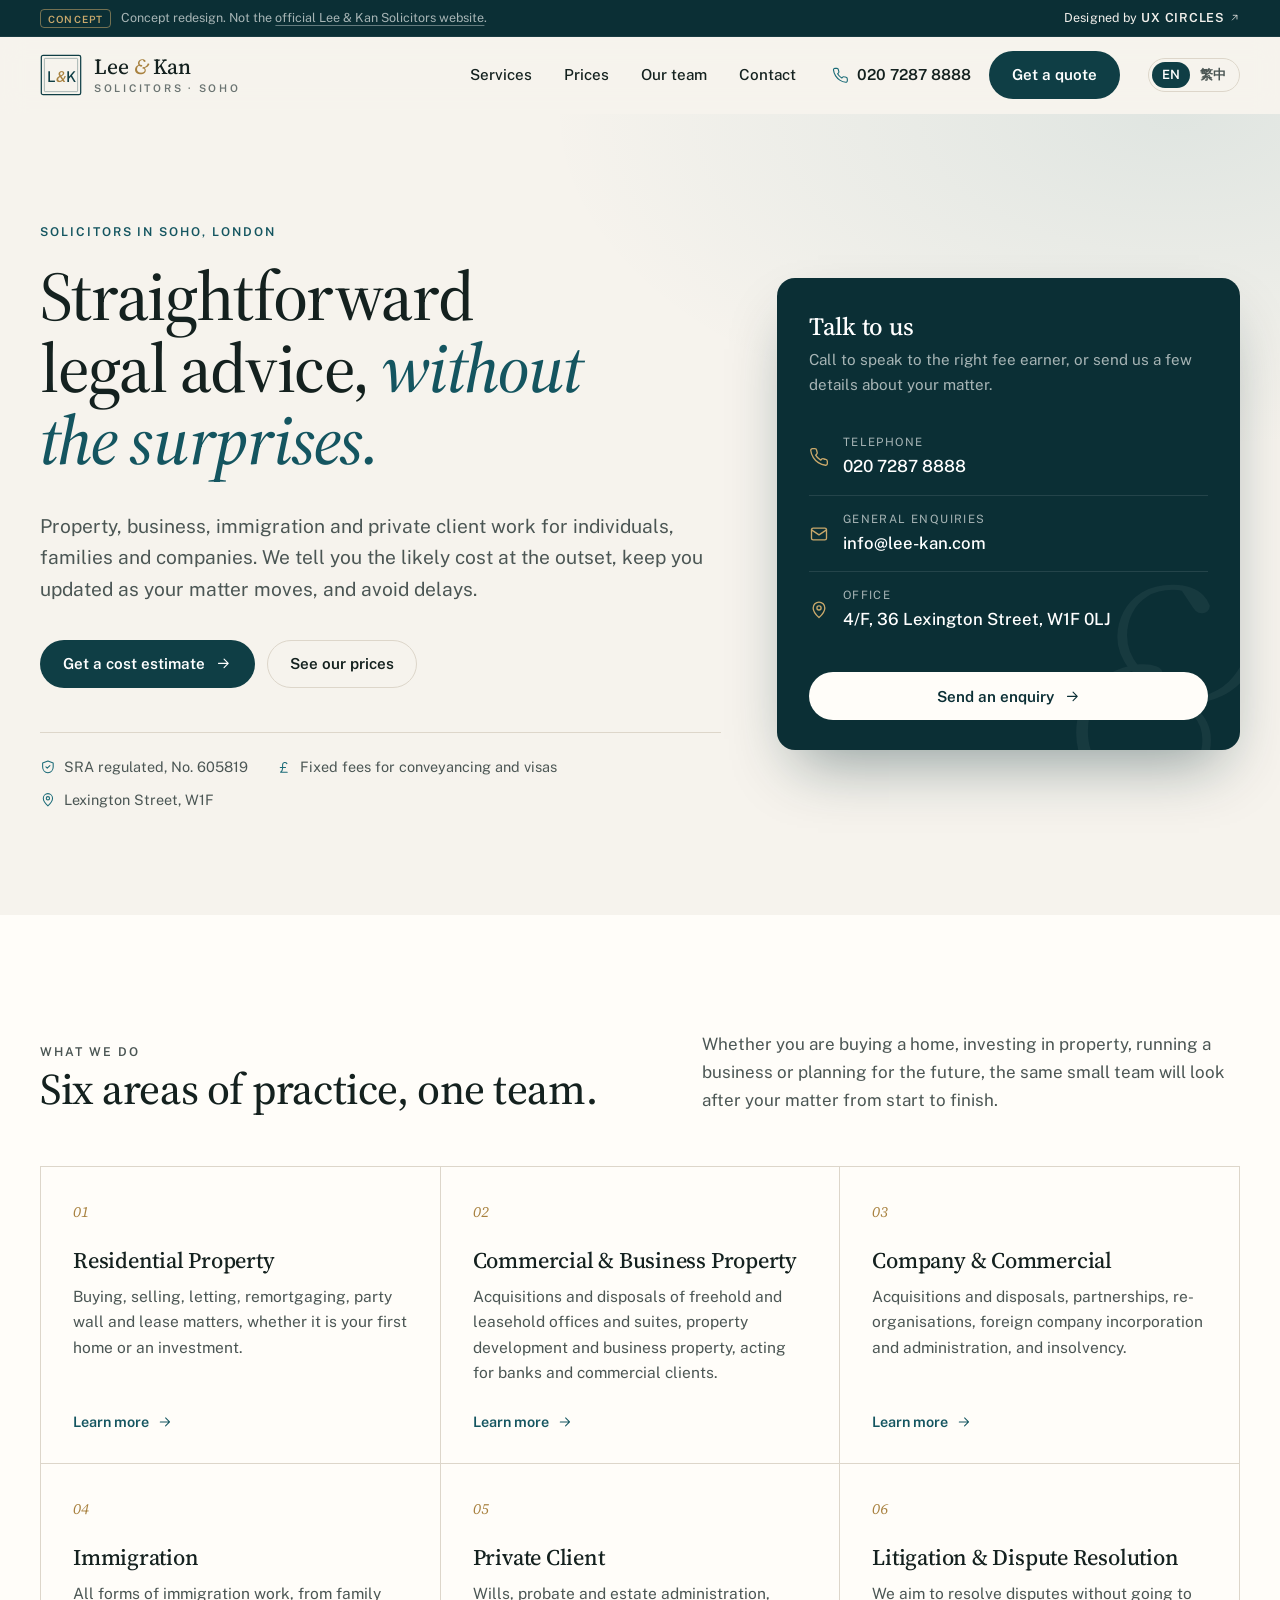
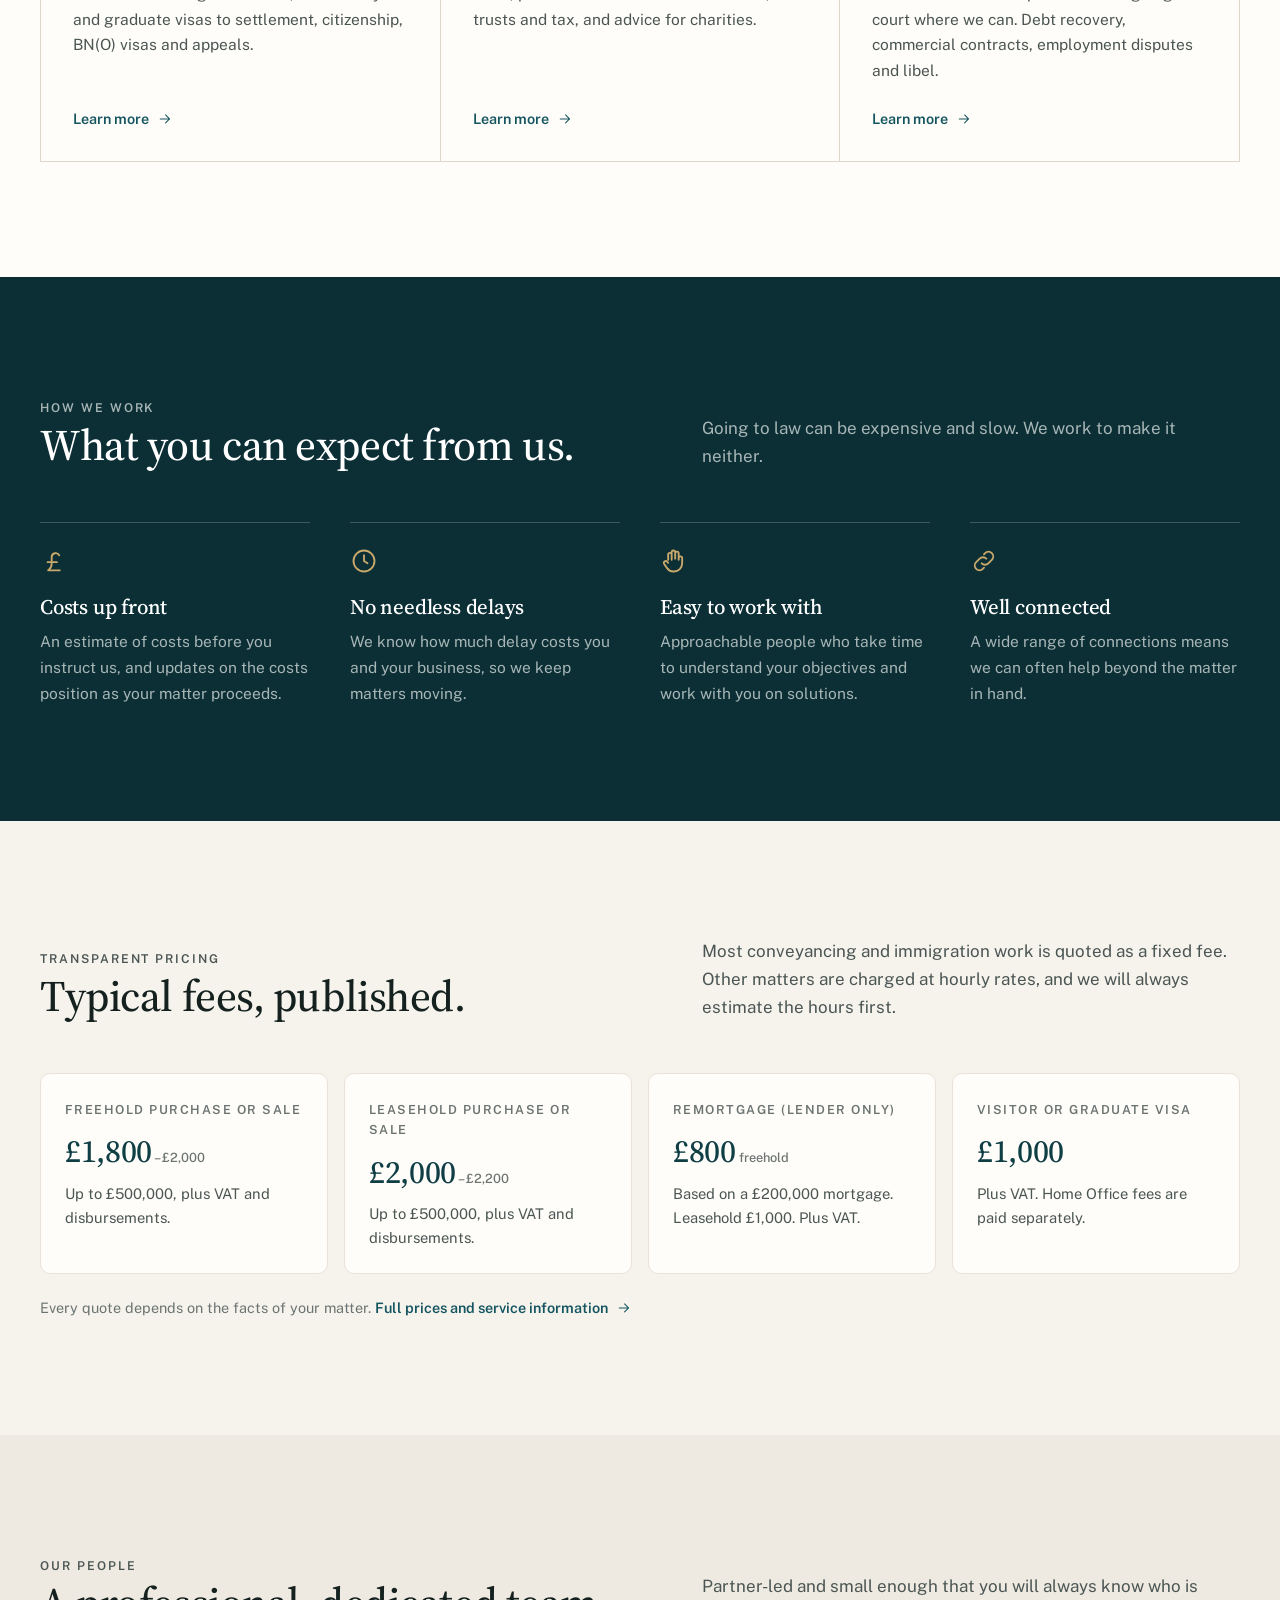
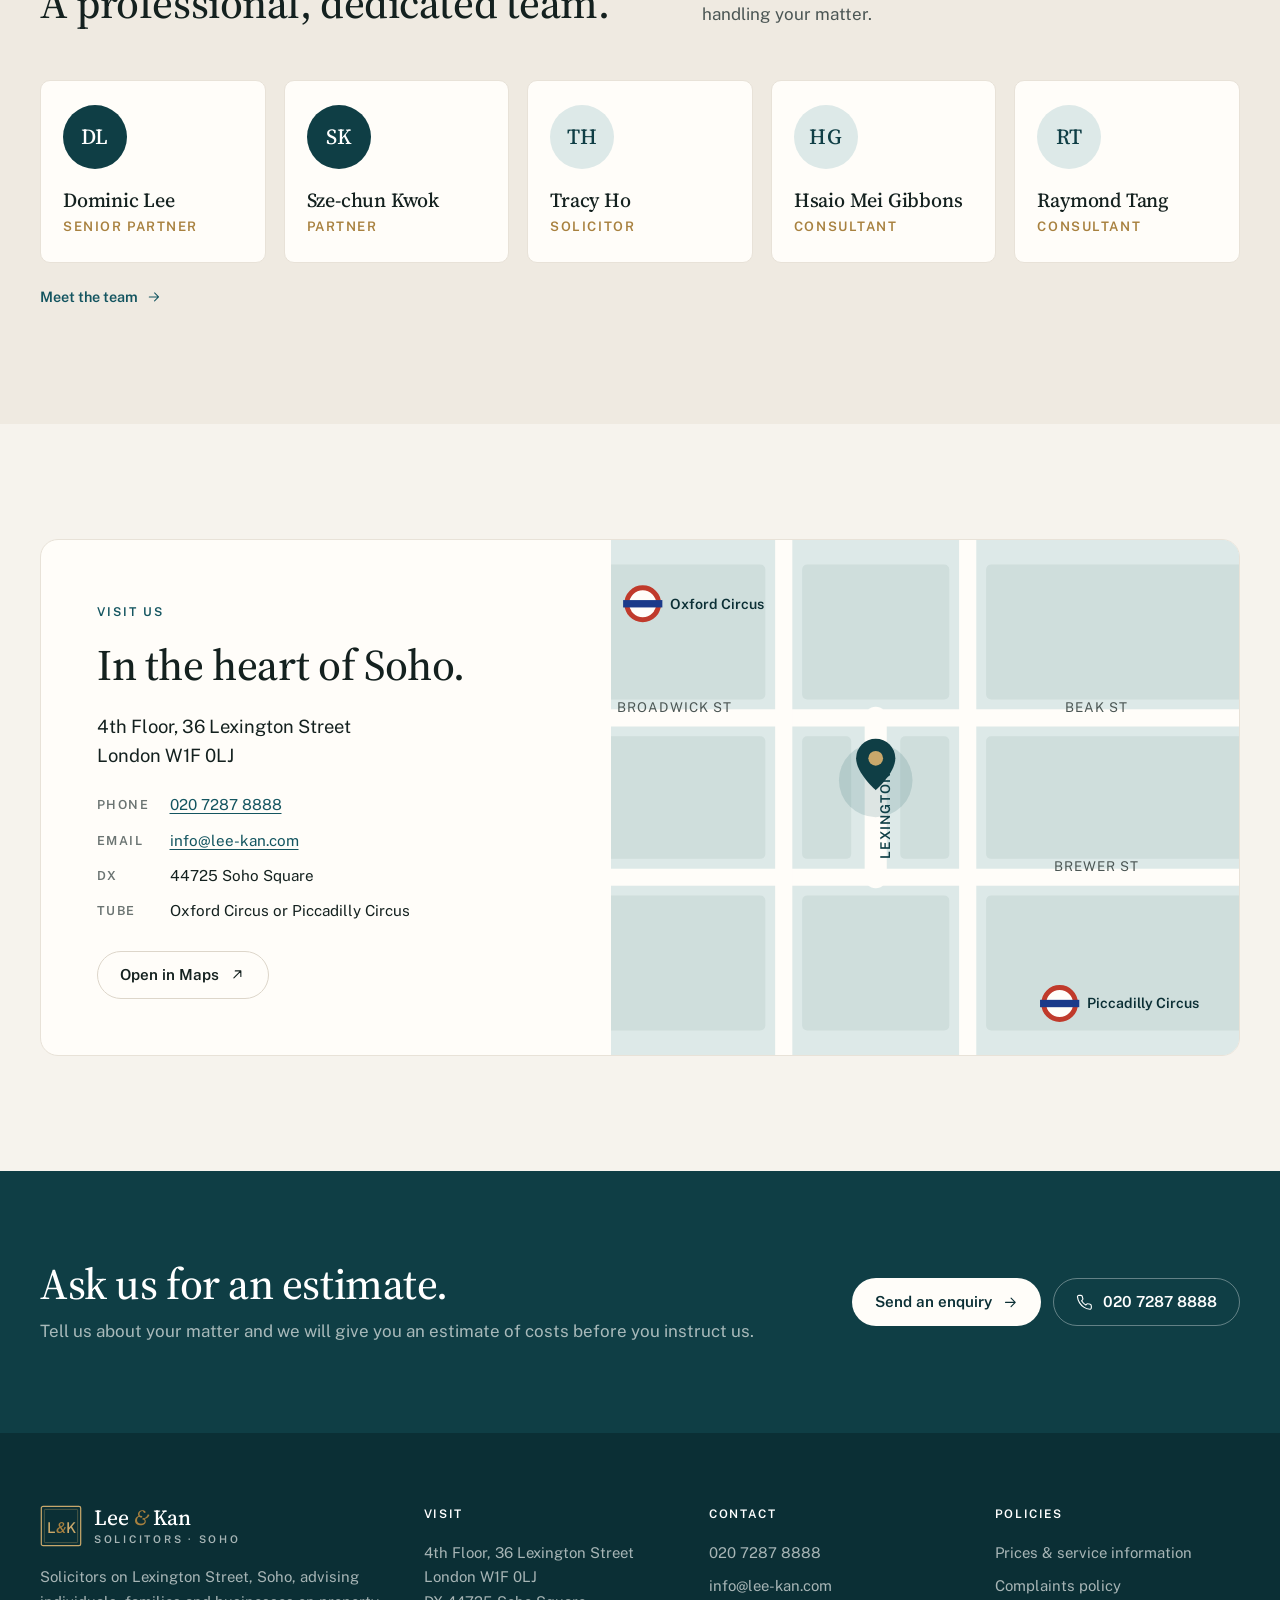
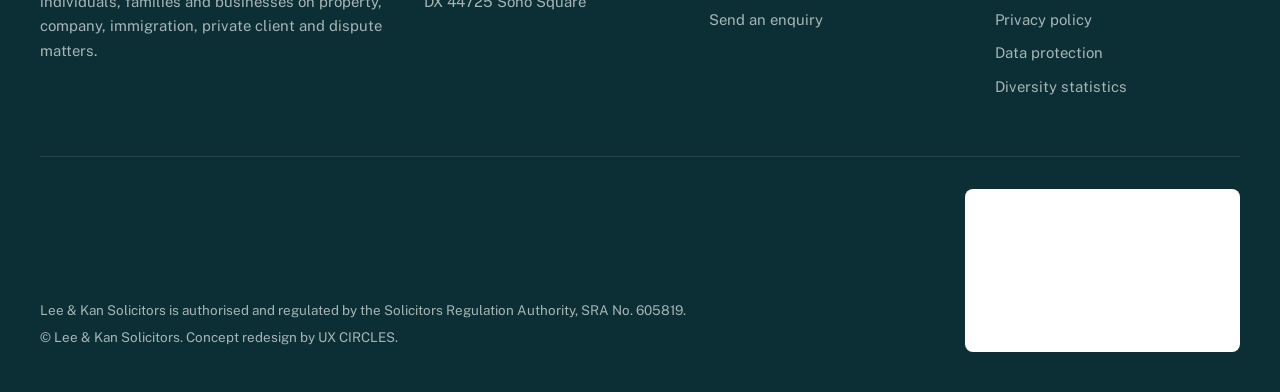
<file: index.html>
<!doctype html>
<html lang="en-GB" class="no-js">
<head>
<meta charset="utf-8">
<meta name="viewport" content="width=device-width, initial-scale=1">
<title>Lee &amp; Kan Solicitors | Solicitors in Soho, London</title>
<meta name="description" content="Lee & Kan Solicitors in Soho, London: residential and commercial property, company, immigration, private client and litigation. Clear, published fees.">
<meta property="og:title" content="Lee &amp; Kan Solicitors | Solicitors in Soho, London">
<meta property="og:description" content="Lee & Kan Solicitors in Soho, London: residential and commercial property, company, immigration, private client and litigation. Clear, published fees.">
<meta name="robots" content="noindex, nofollow">
<meta name="theme-color" content="#0b2f35">
<link rel="alternate" hreflang="en-GB" href="index.html">
<link rel="alternate" hreflang="zh-Hant" href="zh/index.html">
<link rel="icon" href="assets/img/favicon.svg" type="image/svg+xml">
<link rel="preconnect" href="https://fonts.googleapis.com">
<link rel="preconnect" href="https://fonts.gstatic.com" crossorigin>
<link rel="stylesheet" href="https://fonts.googleapis.com/css2?family=Public+Sans:wght@400;500;600&family=Source+Serif+4:ital,opsz,wght@0,8..60,400;0,8..60,500;0,8..60,600;1,8..60,400;1,8..60,500&display=swap">
<link rel="stylesheet" href="assets/css/style.css">
</head>
<body class="lang-en">
<a class="skip" href="#main">Skip to content</a>
<div class="concept-bar" role="note">
  <div class="container concept-inner">
    <p><span class="concept-tag">Concept</span><span class="concept-long">Concept redesign. Not the <a href="https://www.lee-kan.com/" target="_blank" rel="noopener">official Lee &amp; Kan Solicitors website</a>.</span></p>
    <a href="https://ux-circles.com/professionals" target="_blank" rel="noopener"><span class="concept-by">Designed by </span><strong>UX CIRCLES</strong> <svg class="ic-ext" viewBox="0 0 24 24" fill="none" stroke="currentColor" stroke-width="1.6" stroke-linecap="round" stroke-linejoin="round" aria-hidden="true"><path d="M7 17 17 7M9 7h8v8"/></svg></a>
  </div>
</div>
<header class="site-header">
  <div class="container header-inner">
    <a class="brand" href="index.html" aria-label="Lee &amp; Kan Solicitors, home"><svg class="brand-mark" viewBox="0 0 48 48" fill="none" aria-hidden="true"><rect x="1.5" y="1.5" width="45" height="45" rx="2" stroke="currentColor" stroke-width="1.4"/><rect x="5" y="5" width="38" height="38" rx="1" stroke="currentColor" stroke-width=".7" opacity=".55"/><text x="24" y="31.5" text-anchor="middle" font-family="Source Serif 4, Georgia, serif" font-size="17" font-weight="500" fill="currentColor">L<tspan font-style="italic" fill="#a8813f">&amp;</tspan>K</text></svg><span class="brand-text"><span class="brand-name">Lee <span>&amp;</span> Kan</span><span class="brand-sub">Solicitors · Soho</span></span></a>
    <nav class="nav" id="site-nav" aria-label="Main">
      <a href="services.html">Services</a>
<a href="fees.html">Prices</a>
<a href="team.html">Our team</a>
<a href="contact.html">Contact</a>
      <div class="nav-extra">
        <a class="nav-phone" href="tel:+442072878888"><svg class="ic" viewBox="0 0 24 24" fill="none" stroke="currentColor" stroke-width="1.6" stroke-linecap="round" stroke-linejoin="round" aria-hidden="true"><path d="M22 16.9v3a2 2 0 0 1-2.2 2 19.8 19.8 0 0 1-8.6-3.1 19.5 19.5 0 0 1-6-6A19.8 19.8 0 0 1 2.1 4.2 2 2 0 0 1 4.1 2h3a2 2 0 0 1 2 1.7c.1.9.4 1.8.7 2.7a2 2 0 0 1-.5 2.1L8 9.8a16 16 0 0 0 6 6l1.3-1.3a2 2 0 0 1 2.1-.4c.9.3 1.8.6 2.7.7a2 2 0 0 1 1.7 2z"/></svg><span>020 7287 8888</span></a>
        <a class="btn btn-primary" href="contact.html#enquiry">Get a quote</a>
      </div>
    </nav>
    <div class="header-tools">
      <div class="lang-switch" aria-label="Language"><a href="index.html" lang="en-GB" hreflang="en-GB" aria-current="true">EN</a><a href="zh/index.html" lang="zh-Hant" hreflang="zh-Hant">繁中</a></div>
      <button class="nav-toggle" type="button" aria-expanded="false" aria-controls="site-nav" aria-label="Menu"><svg class="ic-open" viewBox="0 0 24 24" fill="none" stroke="currentColor" stroke-width="1.6" stroke-linecap="round" stroke-linejoin="round" aria-hidden="true"><path d="M4 7h16M4 12h16M4 17h16"/></svg><svg class="ic-close" viewBox="0 0 24 24" fill="none" stroke="currentColor" stroke-width="1.6" stroke-linecap="round" stroke-linejoin="round" aria-hidden="true"><path d="M6 6l12 12M18 6 6 18"/></svg></button>
    </div>
  </div>
</header>
<main id="main">

<section class="hero">
  <div class="container hero-grid">
    <div class="hero-copy">
      <p class="eyebrow">Solicitors in Soho, London</p>
      <h1>Straightforward legal advice, <em>without the surprises.</em></h1>
      <p class="lede">Property, business, immigration and private client work for individuals, families and companies. We tell you the likely cost at the outset, keep you updated as your matter moves, and avoid delays.</p>
      <div class="hero-actions">
        <a class="btn btn-primary" href="contact.html#enquiry">Get a cost estimate <svg class="ic" viewBox="0 0 24 24" fill="none" stroke="currentColor" stroke-width="1.6" stroke-linecap="round" stroke-linejoin="round" aria-hidden="true"><path d="M5 12h14M13 6l6 6-6 6"/></svg></a>
        <a class="btn btn-ghost" href="fees.html">See our prices</a>
      </div>
      <ul class="hero-meta">
        <li><svg class="ic" viewBox="0 0 24 24" fill="none" stroke="currentColor" stroke-width="1.6" stroke-linecap="round" stroke-linejoin="round" aria-hidden="true"><path d="M12 3 4 6v6c0 4.5 3.4 8.3 8 9 4.6-.7 8-4.5 8-9V6z"/><path d="m9 12 2 2 4-4"/></svg> SRA regulated, No. 605819</li>
        <li><svg class="ic" viewBox="0 0 24 24" fill="none" stroke="currentColor" stroke-width="1.6" stroke-linecap="round" stroke-linejoin="round" aria-hidden="true"><path d="M17 20H7c2-1.5 3-3.5 3-6V8.5A3.5 3.5 0 0 1 16.5 7"/><path d="M6.5 13h8"/></svg> Fixed fees for conveyancing and visas</li>
        <li><svg class="ic" viewBox="0 0 24 24" fill="none" stroke="currentColor" stroke-width="1.6" stroke-linecap="round" stroke-linejoin="round" aria-hidden="true"><path d="M12 21s-7-6.2-7-11.5A7 7 0 0 1 19 9.5C19 14.8 12 21 12 21z"/><circle cx="12" cy="9.5" r="2.5"/></svg> Lexington Street, W1F</li>
      </ul>
    </div>
    <aside class="contact-card reveal" aria-labelledby="talk">
      <h2 id="talk">Talk to us</h2>
      <p>Call to speak to the right fee earner, or send us a few details about your matter.</p>
      <ul class="channels">
        <li><a href="tel:+442072878888"><svg class="ic" viewBox="0 0 24 24" fill="none" stroke="currentColor" stroke-width="1.6" stroke-linecap="round" stroke-linejoin="round" aria-hidden="true"><path d="M22 16.9v3a2 2 0 0 1-2.2 2 19.8 19.8 0 0 1-8.6-3.1 19.5 19.5 0 0 1-6-6A19.8 19.8 0 0 1 2.1 4.2 2 2 0 0 1 4.1 2h3a2 2 0 0 1 2 1.7c.1.9.4 1.8.7 2.7a2 2 0 0 1-.5 2.1L8 9.8a16 16 0 0 0 6 6l1.3-1.3a2 2 0 0 1 2.1-.4c.9.3 1.8.6 2.7.7a2 2 0 0 1 1.7 2z"/></svg><span><small>Telephone</small><strong>020 7287 8888</strong></span></a></li>
        <li><a href="mailto:info@lee-kan.com"><svg class="ic" viewBox="0 0 24 24" fill="none" stroke="currentColor" stroke-width="1.6" stroke-linecap="round" stroke-linejoin="round" aria-hidden="true"><rect x="3" y="5" width="18" height="14" rx="2"/><path d="m3 7 9 6 9-6"/></svg><span><small>General enquiries</small><strong>info@lee-kan.com</strong></span></a></li>
        <li><div><svg class="ic" viewBox="0 0 24 24" fill="none" stroke="currentColor" stroke-width="1.6" stroke-linecap="round" stroke-linejoin="round" aria-hidden="true"><path d="M12 21s-7-6.2-7-11.5A7 7 0 0 1 19 9.5C19 14.8 12 21 12 21z"/><circle cx="12" cy="9.5" r="2.5"/></svg><span><small>Office</small><strong>4/F, 36 Lexington Street, W1F 0LJ</strong></span></div></li>
      </ul>
      <a class="btn btn-light" href="contact.html#enquiry">Send an enquiry <svg class="ic" viewBox="0 0 24 24" fill="none" stroke="currentColor" stroke-width="1.6" stroke-linecap="round" stroke-linejoin="round" aria-hidden="true"><path d="M5 12h14M13 6l6 6-6 6"/></svg></a>
    </aside>
  </div>
</section>

<section class="section section-white" id="services">
  <div class="container">
    <div class="section-head">
      <div><p class="eyebrow">What we do</p><h2>Six areas of practice, one team.</h2></div>
      <p>Whether you are buying a home, investing in property, running a business or planning for the future, the same small team will look after your matter from start to finish.</p>
    </div>
    <div class="areas">
<a class="area reveal" href="services.html#residential"><span class="area-num">01</span><h3>Residential Property</h3><p>Buying, selling, letting, remortgaging, party wall and lease matters, whether it is your first home or an investment.</p><span class="more">Learn more <svg class="ic" viewBox="0 0 24 24" fill="none" stroke="currentColor" stroke-width="1.6" stroke-linecap="round" stroke-linejoin="round" aria-hidden="true"><path d="M5 12h14M13 6l6 6-6 6"/></svg></span></a>
<a class="area reveal" href="services.html#commercial"><span class="area-num">02</span><h3>Commercial &amp; Business Property</h3><p>Acquisitions and disposals of freehold and leasehold offices and suites, property development and business property, acting for banks and commercial clients.</p><span class="more">Learn more <svg class="ic" viewBox="0 0 24 24" fill="none" stroke="currentColor" stroke-width="1.6" stroke-linecap="round" stroke-linejoin="round" aria-hidden="true"><path d="M5 12h14M13 6l6 6-6 6"/></svg></span></a>
<a class="area reveal" href="services.html#company"><span class="area-num">03</span><h3>Company &amp; Commercial</h3><p>Acquisitions and disposals, partnerships, re-organisations, foreign company incorporation and administration, and insolvency.</p><span class="more">Learn more <svg class="ic" viewBox="0 0 24 24" fill="none" stroke="currentColor" stroke-width="1.6" stroke-linecap="round" stroke-linejoin="round" aria-hidden="true"><path d="M5 12h14M13 6l6 6-6 6"/></svg></span></a>
<a class="area reveal" href="services.html#immigration"><span class="area-num">04</span><h3>Immigration</h3><p>All forms of immigration work, from family and graduate visas to settlement, citizenship, BN(O) visas and appeals.</p><span class="more">Learn more <svg class="ic" viewBox="0 0 24 24" fill="none" stroke="currentColor" stroke-width="1.6" stroke-linecap="round" stroke-linejoin="round" aria-hidden="true"><path d="M5 12h14M13 6l6 6-6 6"/></svg></span></a>
<a class="area reveal" href="services.html#private-client"><span class="area-num">05</span><h3>Private Client</h3><p>Wills, probate and estate administration, trusts and tax, and advice for charities.</p><span class="more">Learn more <svg class="ic" viewBox="0 0 24 24" fill="none" stroke="currentColor" stroke-width="1.6" stroke-linecap="round" stroke-linejoin="round" aria-hidden="true"><path d="M5 12h14M13 6l6 6-6 6"/></svg></span></a>
<a class="area reveal" href="services.html#litigation"><span class="area-num">06</span><h3>Litigation &amp; Dispute Resolution</h3><p>We aim to resolve disputes without going to court where we can. Debt recovery, commercial contracts, employment disputes and libel.</p><span class="more">Learn more <svg class="ic" viewBox="0 0 24 24" fill="none" stroke="currentColor" stroke-width="1.6" stroke-linecap="round" stroke-linejoin="round" aria-hidden="true"><path d="M5 12h14M13 6l6 6-6 6"/></svg></span></a>
    </div>
  </div>
</section>

<section class="section on-dark">
  <div class="container">
    <div class="section-head">
      <div><p class="eyebrow">How we work</p><h2>What you can expect from us.</h2></div>
      <p>Going to law can be expensive and slow. We work to make it neither.</p>
    </div>
    <div class="promises">
      <div class="promise reveal"><svg class="ic" viewBox="0 0 24 24" fill="none" stroke="currentColor" stroke-width="1.6" stroke-linecap="round" stroke-linejoin="round" aria-hidden="true"><path d="M17 20H7c2-1.5 3-3.5 3-6V8.5A3.5 3.5 0 0 1 16.5 7"/><path d="M6.5 13h8"/></svg><h3>Costs up front</h3><p>An estimate of costs before you instruct us, and updates on the costs position as your matter proceeds.</p></div>
      <div class="promise reveal"><svg class="ic" viewBox="0 0 24 24" fill="none" stroke="currentColor" stroke-width="1.6" stroke-linecap="round" stroke-linejoin="round" aria-hidden="true"><circle cx="12" cy="12" r="9"/><path d="M12 7v5l3 2"/></svg><h3>No needless delays</h3><p>We know how much delay costs you and your business, so we keep matters moving.</p></div>
      <div class="promise reveal"><svg class="ic" viewBox="0 0 24 24" fill="none" stroke="currentColor" stroke-width="1.6" stroke-linecap="round" stroke-linejoin="round" aria-hidden="true"><path d="M7 11V6.5a1.5 1.5 0 0 1 3 0V11M10 10V4.5a1.5 1.5 0 0 1 3 0V10M13 10V5.5a1.5 1.5 0 0 1 3 0V11M16 9.5a1.5 1.5 0 0 1 3 0V14a7 7 0 0 1-7 7h-.5a6.5 6.5 0 0 1-5.3-2.7L3.6 14.6a1.6 1.6 0 0 1 2.5-2L7 13.6"/></svg><h3>Easy to work with</h3><p>Approachable people who take time to understand your objectives and work with you on solutions.</p></div>
      <div class="promise reveal"><svg class="ic" viewBox="0 0 24 24" fill="none" stroke="currentColor" stroke-width="1.6" stroke-linecap="round" stroke-linejoin="round" aria-hidden="true"><path d="M10 14a4 4 0 0 0 5.7 0l3-3a4 4 0 0 0-5.7-5.7l-1 1"/><path d="M14 10a4 4 0 0 0-5.7 0l-3 3a4 4 0 0 0 5.7 5.7l1-1"/></svg><h3>Well connected</h3><p>A wide range of connections means we can often help beyond the matter in hand.</p></div>
    </div>
  </div>
</section>

<section class="section">
  <div class="container">
    <div class="section-head">
      <div><p class="eyebrow">Transparent pricing</p><h2>Typical fees, published.</h2></div>
      <p>Most conveyancing and immigration work is quoted as a fixed fee. Other matters are charged at hourly rates, and we will always estimate the hours first.</p>
    </div>
    <div class="fee-grid">
      <div class="fee-card reveal"><span class="label">Freehold purchase or sale</span><span class="price">£1,800<small> – £2,000</small></span><p>Up to £500,000, plus VAT and disbursements.</p></div>
      <div class="fee-card reveal"><span class="label">Leasehold purchase or sale</span><span class="price">£2,000<small> – £2,200</small></span><p>Up to £500,000, plus VAT and disbursements.</p></div>
      <div class="fee-card reveal"><span class="label">Remortgage (lender only)</span><span class="price">£800<small> freehold</small></span><p>Based on a £200,000 mortgage. Leasehold £1,000. Plus VAT.</p></div>
      <div class="fee-card reveal"><span class="label">Visitor or graduate visa</span><span class="price">£1,000</span><p>Plus VAT. Home Office fees are paid separately.</p></div>
    </div>
    <p class="fee-note">Every quote depends on the facts of your matter. <a class="text-link" href="fees.html">Full prices and service information <svg class="ic" viewBox="0 0 24 24" fill="none" stroke="currentColor" stroke-width="1.6" stroke-linecap="round" stroke-linejoin="round" aria-hidden="true"><path d="M5 12h14M13 6l6 6-6 6"/></svg></a></p>
  </div>
</section>

<section class="section section-alt">
  <div class="container">
    <div class="section-head">
      <div><p class="eyebrow">Our people</p><h2>A professional, dedicated team.</h2></div>
      <p>Partner-led and small enough that you will always know who is handling your matter.</p>
    </div>
    <div class="team">
<article class="person partner reveal"><div class="avatar" aria-hidden="true">DL</div><h3 lang="en">Dominic Lee</h3><p class="role">Senior Partner</p></article>
<article class="person partner reveal"><div class="avatar" aria-hidden="true">SK</div><h3 lang="en">Sze-chun Kwok</h3><p class="role">Partner</p></article>
<article class="person reveal"><div class="avatar" aria-hidden="true">TH</div><h3 lang="en">Tracy Ho</h3><p class="role">Solicitor</p></article>
<article class="person reveal"><div class="avatar" aria-hidden="true">HG</div><h3 lang="en">Hsaio Mei Gibbons</h3><p class="role">Consultant</p></article>
<article class="person reveal"><div class="avatar" aria-hidden="true">RT</div><h3 lang="en">Raymond Tang</h3><p class="role">Consultant</p></article>
    </div>
    <p class="fee-note"><a class="text-link" href="team.html">Meet the team <svg class="ic" viewBox="0 0 24 24" fill="none" stroke="currentColor" stroke-width="1.6" stroke-linecap="round" stroke-linejoin="round" aria-hidden="true"><path d="M5 12h14M13 6l6 6-6 6"/></svg></a></p>
  </div>
</section>

<section class="section">
  <div class="container">
    <div class="visit reveal">
      <div class="visit-copy">
        <p class="eyebrow">Visit us</p>
        <h2>In the heart of Soho.</h2>
        <address>4th Floor, 36 Lexington Street<br>London W1F 0LJ</address>
        <dl>
          <dt>Phone</dt><dd><a href="tel:+442072878888">020 7287 8888</a></dd>
          <dt>Email</dt><dd><a href="mailto:info@lee-kan.com">info@lee-kan.com</a></dd>
          <dt>DX</dt><dd>44725 Soho Square</dd>
          <dt>Tube</dt><dd>Oxford Circus or Piccadilly Circus</dd>
        </dl>
        <a class="btn btn-ghost" href="https://www.google.com/maps/search/?api=1&amp;query=36+Lexington+Street+London+W1F+0LJ" target="_blank" rel="noopener">Open in Maps <svg class="ic" viewBox="0 0 24 24" fill="none" stroke="currentColor" stroke-width="1.6" stroke-linecap="round" stroke-linejoin="round" aria-hidden="true"><path d="M7 17 17 7M9 7h8v8"/></svg></a>
      </div>
      <div class="visit-map"><svg viewBox="0 0 600 420" preserveAspectRatio="xMidYMid slice" role="img" aria-label="Map: 36 Lexington Street, between Oxford Circus and Piccadilly Circus">
  <rect width="600" height="420" fill="#dde9e8"/>
  <g fill="#cfdedc">
    <rect x="20" y="20" width="150" height="110" rx="4"/><rect x="200" y="20" width="120" height="110" rx="4"/><rect x="350" y="20" width="230" height="110" rx="4"/>
    <rect x="20" y="160" width="150" height="100" rx="4"/><rect x="350" y="160" width="230" height="100" rx="4"/>
    <rect x="20" y="290" width="150" height="110" rx="4"/><rect x="200" y="290" width="120" height="110" rx="4"/><rect x="350" y="290" width="230" height="110" rx="4"/>
    <rect x="200" y="160" width="40" height="100" rx="4"/><rect x="280" y="160" width="40" height="100" rx="4"/>
  </g>
  <g stroke="#fffdf9" stroke-width="14" stroke-linecap="round">
    <path d="M0 145H600"/><path d="M0 275H600"/><path d="M185 0V420"/><path d="M335 0V420"/>
  </g>
  <path d="M260 145V275" stroke="#fffdf9" stroke-width="18" stroke-linecap="round"/>
  <g font-family="Public Sans, sans-serif" font-size="11" fill="#4b5654" letter-spacing=".08em">
    <text x="272" y="215" transform="rotate(-90 272 215)" text-anchor="middle" font-weight="600" fill="#0f3e45">LEXINGTON ST</text>
    <text x="440" y="140" text-anchor="middle">BEAK ST</text>
    <text x="440" y="270" text-anchor="middle">BREWER ST</text>
    <text x="96" y="140" text-anchor="middle">BROADWICK ST</text>
  </g>
  <g font-family="Public Sans, sans-serif" font-size="11.5" font-weight="600" fill="#0b2f35">
    <g transform="translate(70 52)"><circle r="13" fill="#fffdf9" stroke="#c03a2b" stroke-width="4"/><rect x="-16" y="-3" width="32" height="6" fill="#1b3a8a"/><text x="22" y="4">Oxford Circus</text></g>
    <g transform="translate(410 378)"><circle r="13" fill="#fffdf9" stroke="#c03a2b" stroke-width="4"/><rect x="-16" y="-3" width="32" height="6" fill="#1b3a8a"/><text x="22" y="4">Piccadilly Circus</text></g>
  </g>
  <g transform="translate(260 196)">
    <circle r="30" fill="#145560" opacity=".14"/>
    <path d="M0 8s-16-14-16-26a16 16 0 0 1 32 0C16-6 0 8 0 8z" fill="#0f3e45"/>
    <circle cy="-18" r="6" fill="#c9a86b"/>
  </g>
</svg></div>
    </div>
  </div>
</section>
<section class="cta-band">
  <div class="container cta-inner">
    <div>
      <h2>Ask us for an estimate.</h2>
      <p>Tell us about your matter and we will give you an estimate of costs before you instruct us.</p>
    </div>
    <div class="cta-actions">
      <a class="btn btn-light" href="contact.html#enquiry">Send an enquiry <svg class="ic" viewBox="0 0 24 24" fill="none" stroke="currentColor" stroke-width="1.6" stroke-linecap="round" stroke-linejoin="round" aria-hidden="true"><path d="M5 12h14M13 6l6 6-6 6"/></svg></a>
      <a class="btn btn-outline-light" href="tel:+442072878888"><svg class="ic" viewBox="0 0 24 24" fill="none" stroke="currentColor" stroke-width="1.6" stroke-linecap="round" stroke-linejoin="round" aria-hidden="true"><path d="M22 16.9v3a2 2 0 0 1-2.2 2 19.8 19.8 0 0 1-8.6-3.1 19.5 19.5 0 0 1-6-6A19.8 19.8 0 0 1 2.1 4.2 2 2 0 0 1 4.1 2h3a2 2 0 0 1 2 1.7c.1.9.4 1.8.7 2.7a2 2 0 0 1-.5 2.1L8 9.8a16 16 0 0 0 6 6l1.3-1.3a2 2 0 0 1 2.1-.4c.9.3 1.8.6 2.7.7a2 2 0 0 1 1.7 2z"/></svg> 020 7287 8888</a>
    </div>
  </div>
</section>

</main>
<footer class="site-footer">
  <div class="container">
    <div class="footer-grid">
      <div>
        <a class="brand" href="index.html" aria-label="Lee &amp; Kan Solicitors, home"><svg class="brand-mark" viewBox="0 0 48 48" fill="none" aria-hidden="true"><rect x="1.5" y="1.5" width="45" height="45" rx="2" stroke="currentColor" stroke-width="1.4"/><rect x="5" y="5" width="38" height="38" rx="1" stroke="currentColor" stroke-width=".7" opacity=".55"/><text x="24" y="31.5" text-anchor="middle" font-family="Source Serif 4, Georgia, serif" font-size="17" font-weight="500" fill="currentColor">L<tspan font-style="italic" fill="#a8813f">&amp;</tspan>K</text></svg><span class="brand-text"><span class="brand-name">Lee <span>&amp;</span> Kan</span><span class="brand-sub">Solicitors · Soho</span></span></a>
        <p>Solicitors on Lexington Street, Soho, advising individuals, families and businesses on property, company, immigration, private client and dispute matters.</p>
      </div>
      <div>
        <p class="footer-h">Visit</p>
        <address>4th Floor, 36 Lexington Street<br>London W1F 0LJ<br>DX 44725 Soho Square</address>
      </div>
      <div>
        <p class="footer-h">Contact</p>
        <ul>
          <li><a href="tel:+442072878888">020 7287 8888</a></li>
          <li><a href="mailto:info@lee-kan.com">info@lee-kan.com</a></li>
          <li><a href="contact.html#enquiry">Send an enquiry</a></li>
        </ul>
      </div>
      <div>
        <p class="footer-h">Policies</p>
        <ul>
          <li><a href="fees.html">Prices &amp; service information</a></li>
          <li><a href="https://www.lee-kan.com/Complaints.pdf" target="_blank" rel="noopener">Complaints policy</a></li>
          <li><a href="https://www.lee-kan.com/LKPrivacy.pdf" target="_blank" rel="noopener">Privacy policy</a></li>
          <li><a href="https://www.lee-kan.com/Data.pdf" target="_blank" rel="noopener">Data protection</a></li>
          <li><a href="https://www.lee-kan.com/LKDiversity.pdf" target="_blank" rel="noopener">Diversity statistics</a></li>
        </ul>
      </div>
    </div>
    <div class="footer-legal">
      <div>
        <p>Lee &amp; Kan Solicitors is authorised and regulated by the Solicitors Regulation Authority, SRA No. 605819.</p>
        <p>&copy; Lee &amp; Kan Solicitors. Concept redesign by <a href="https://ux-circles.com/professionals" target="_blank" rel="noopener">UX CIRCLES</a>.</p>
      </div>
      <div class="sra-badge"><div><div><iframe frameborder="0" scrolling="no" allowTransparency="true" src="https://cdn.yoshki.com/iframe/55847r.html" title="SRA digital badge"></iframe></div></div></div>
    </div>
  </div>
</footer>
<div class="mobile-cta">
  <a class="btn btn-ghost" href="tel:+442072878888"><svg class="ic" viewBox="0 0 24 24" fill="none" stroke="currentColor" stroke-width="1.6" stroke-linecap="round" stroke-linejoin="round" aria-hidden="true"><path d="M22 16.9v3a2 2 0 0 1-2.2 2 19.8 19.8 0 0 1-8.6-3.1 19.5 19.5 0 0 1-6-6A19.8 19.8 0 0 1 2.1 4.2 2 2 0 0 1 4.1 2h3a2 2 0 0 1 2 1.7c.1.9.4 1.8.7 2.7a2 2 0 0 1-.5 2.1L8 9.8a16 16 0 0 0 6 6l1.3-1.3a2 2 0 0 1 2.1-.4c.9.3 1.8.6 2.7.7a2 2 0 0 1 1.7 2z"/></svg> Call us</a>
  <a class="btn btn-primary" href="contact.html#enquiry">Get a quote</a>
</div>
<script src="assets/js/main.js"></script>
</body>
</html>
</file>
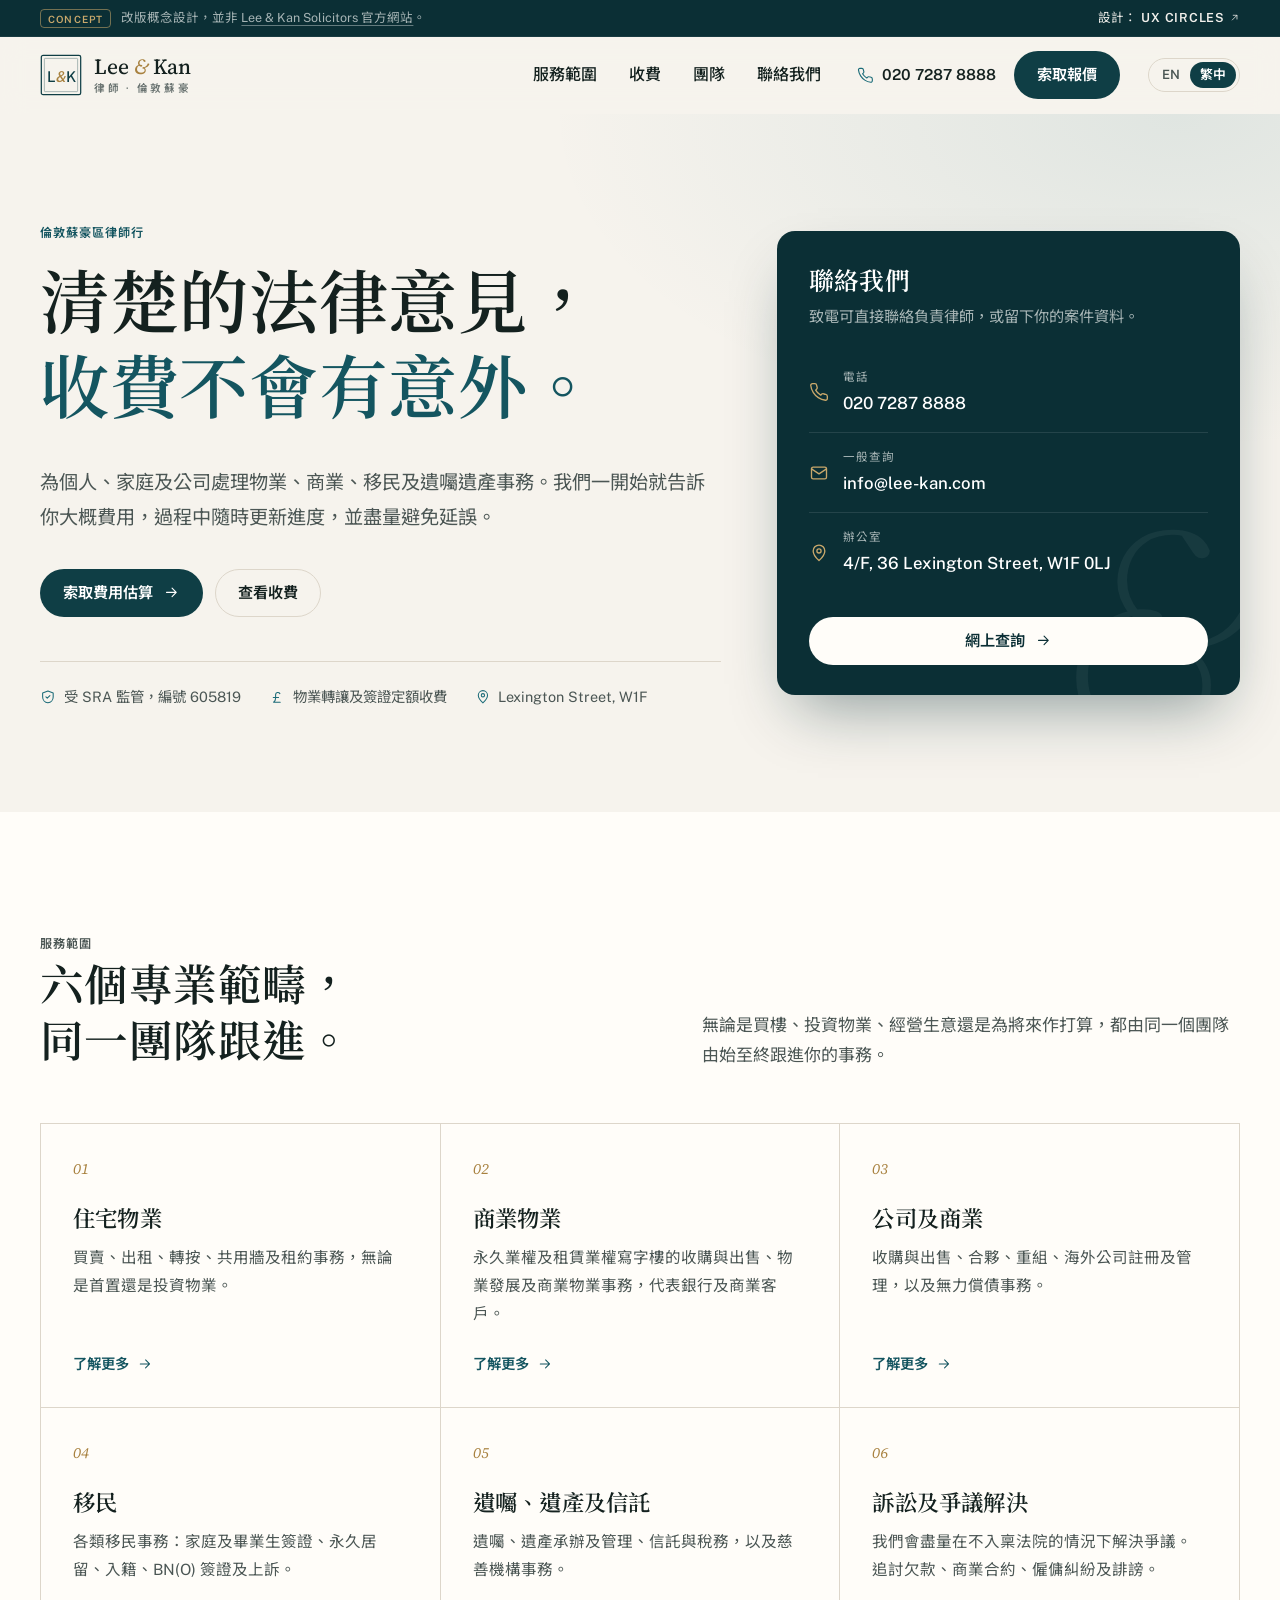
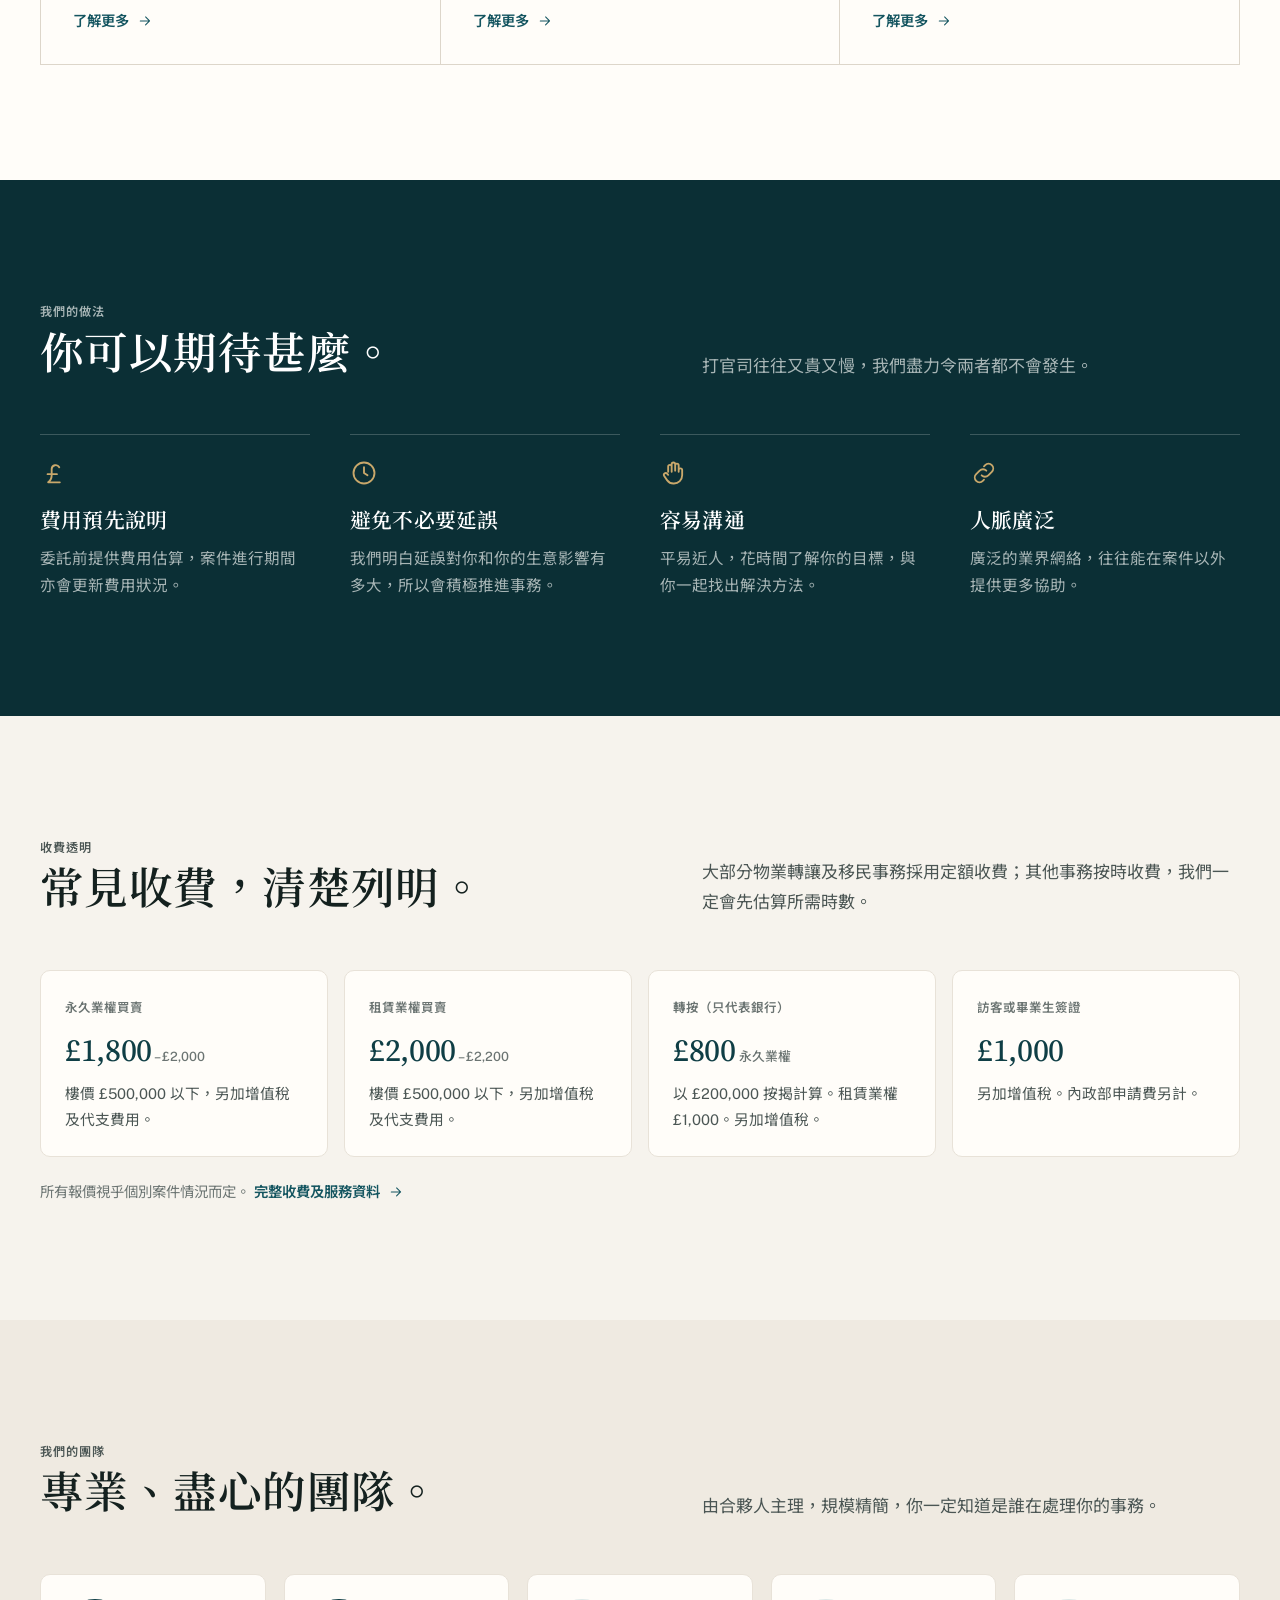
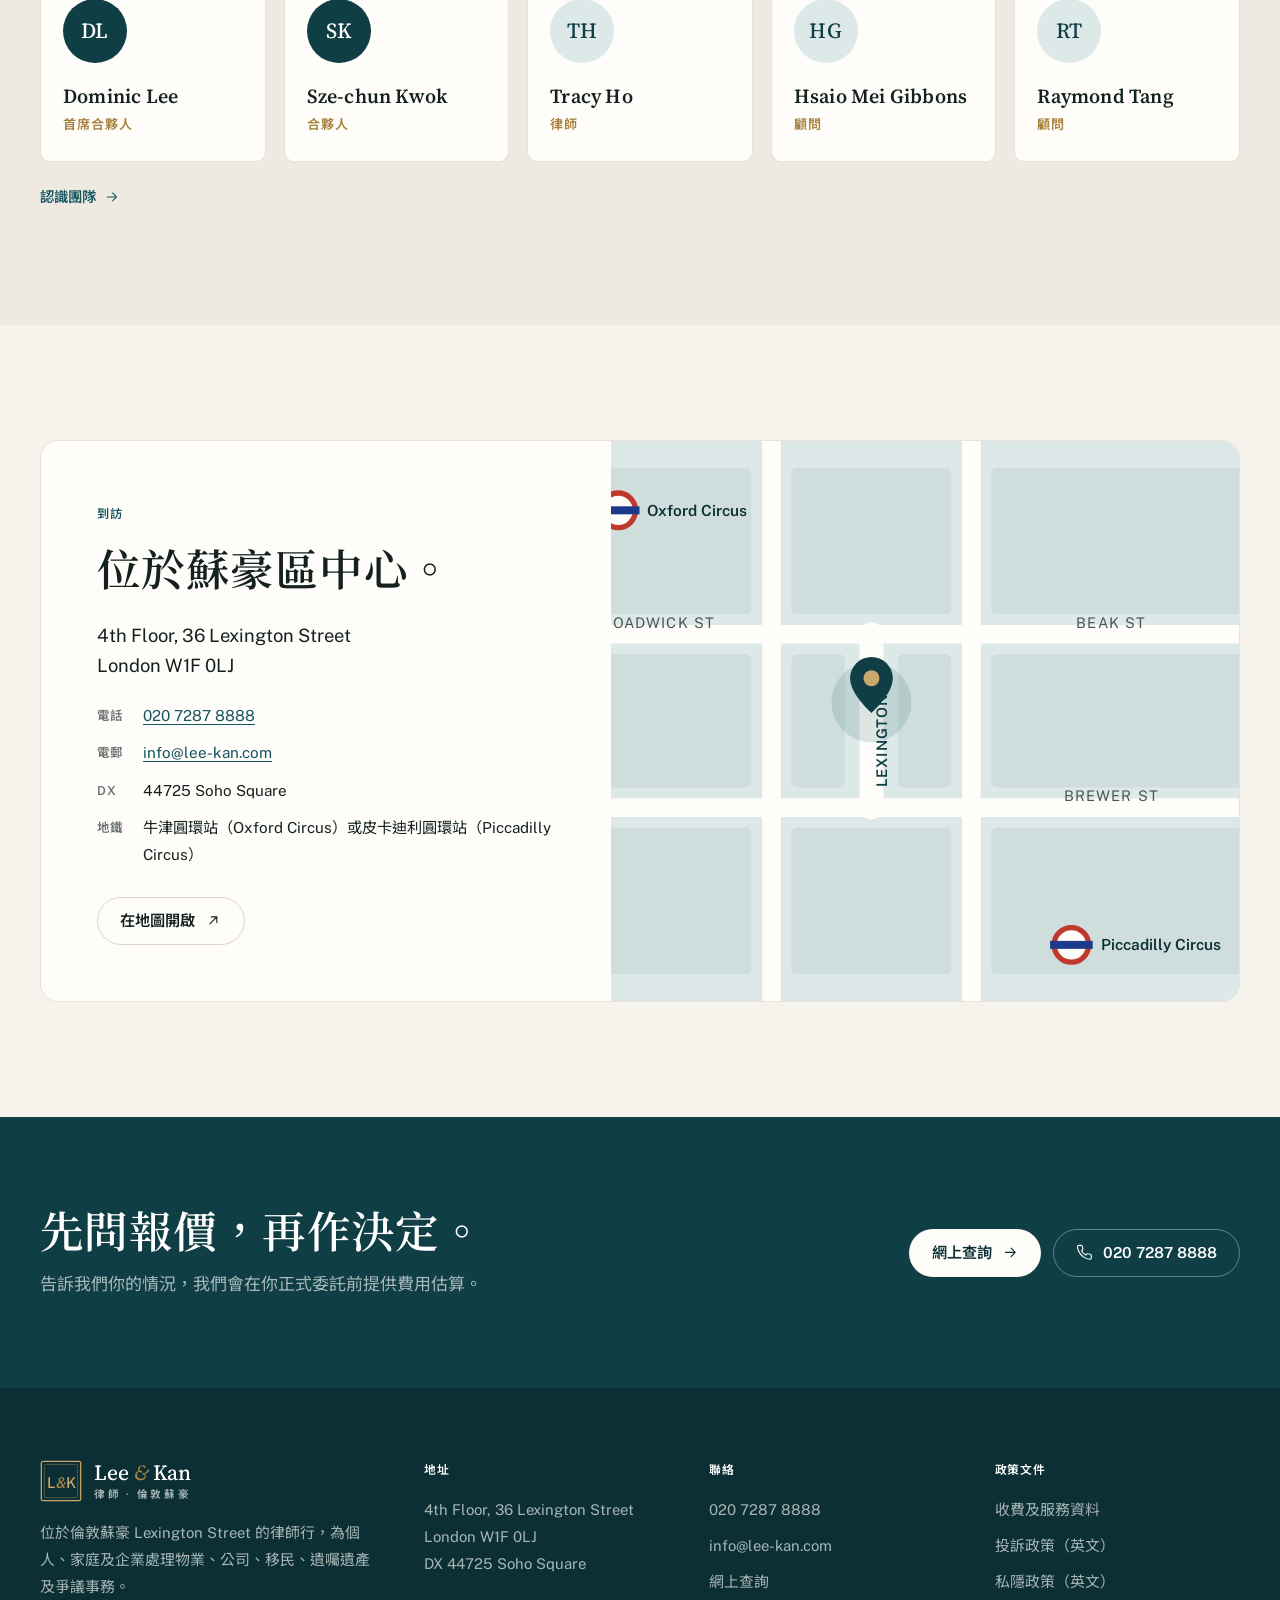
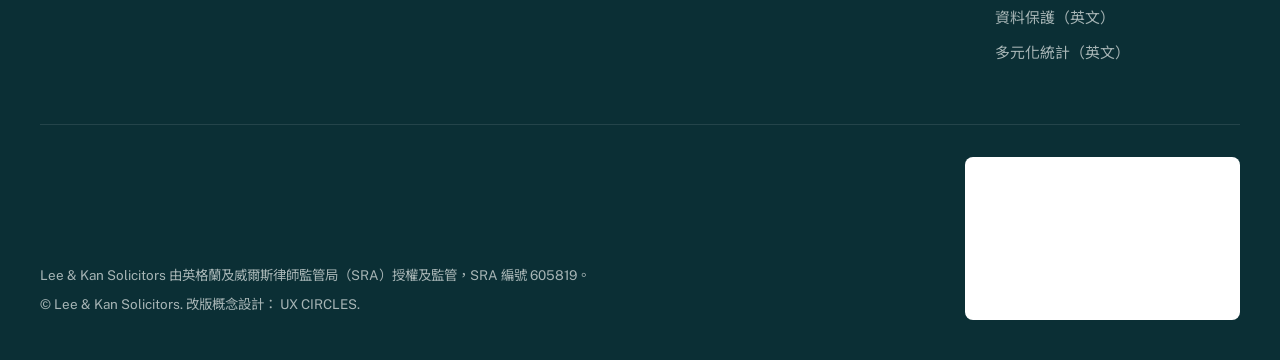
<file: zh/index.html>
<!doctype html>
<html lang="zh-Hant-HK" class="no-js">
<head>
<meta charset="utf-8">
<meta name="viewport" content="width=device-width, initial-scale=1">
<title>Lee &amp; Kan Solicitors｜倫敦蘇豪律師行</title>
<meta name="description" content="Lee & Kan Solicitors，倫敦蘇豪區律師行：住宅及商業物業、公司、移民、遺囑遺產及訴訟。收費清楚公開。">
<meta property="og:title" content="Lee &amp; Kan Solicitors｜倫敦蘇豪律師行">
<meta property="og:description" content="Lee & Kan Solicitors，倫敦蘇豪區律師行：住宅及商業物業、公司、移民、遺囑遺產及訴訟。收費清楚公開。">
<meta name="robots" content="noindex, nofollow">
<meta name="theme-color" content="#0b2f35">
<link rel="alternate" hreflang="en-GB" href="../index.html">
<link rel="alternate" hreflang="zh-Hant" href="index.html">
<link rel="icon" href="../assets/img/favicon.svg" type="image/svg+xml">
<link rel="preconnect" href="https://fonts.googleapis.com">
<link rel="preconnect" href="https://fonts.gstatic.com" crossorigin>
<link rel="stylesheet" href="https://fonts.googleapis.com/css2?family=Public+Sans:wght@400;500;600&family=Source+Serif+4:ital,opsz,wght@0,8..60,400;0,8..60,500;0,8..60,600;1,8..60,400;1,8..60,500&family=Noto+Sans+TC:wght@400;500;600&family=Noto+Serif+TC:wght@500;600&display=swap">
<link rel="stylesheet" href="../assets/css/style.css">
</head>
<body class="lang-zh">
<a class="skip" href="#main">跳到主要內容</a>
<div class="concept-bar" role="note">
  <div class="container concept-inner">
    <p><span class="concept-tag">Concept</span><span class="concept-long">改版概念設計，並非 <a href="https://www.lee-kan.com/" target="_blank" rel="noopener">Lee &amp; Kan Solicitors 官方網站</a>。</span></p>
    <a href="https://ux-circles.com/professionals" target="_blank" rel="noopener"><span class="concept-by">設計：</span><strong>UX CIRCLES</strong> <svg class="ic-ext" viewBox="0 0 24 24" fill="none" stroke="currentColor" stroke-width="1.6" stroke-linecap="round" stroke-linejoin="round" aria-hidden="true"><path d="M7 17 17 7M9 7h8v8"/></svg></a>
  </div>
</div>
<header class="site-header">
  <div class="container header-inner">
    <a class="brand" href="index.html" aria-label="Lee &amp; Kan Solicitors 主頁"><svg class="brand-mark" viewBox="0 0 48 48" fill="none" aria-hidden="true"><rect x="1.5" y="1.5" width="45" height="45" rx="2" stroke="currentColor" stroke-width="1.4"/><rect x="5" y="5" width="38" height="38" rx="1" stroke="currentColor" stroke-width=".7" opacity=".55"/><text x="24" y="31.5" text-anchor="middle" font-family="Source Serif 4, Georgia, serif" font-size="17" font-weight="500" fill="currentColor">L<tspan font-style="italic" fill="#a8813f">&amp;</tspan>K</text></svg><span class="brand-text"><span class="brand-name">Lee <span>&amp;</span> Kan</span><span class="brand-sub">律師 · 倫敦蘇豪</span></span></a>
    <nav class="nav" id="site-nav" aria-label="主選單">
      <a href="services.html">服務範圍</a>
<a href="fees.html">收費</a>
<a href="team.html">團隊</a>
<a href="contact.html">聯絡我們</a>
      <div class="nav-extra">
        <a class="nav-phone" href="tel:+442072878888"><svg class="ic" viewBox="0 0 24 24" fill="none" stroke="currentColor" stroke-width="1.6" stroke-linecap="round" stroke-linejoin="round" aria-hidden="true"><path d="M22 16.9v3a2 2 0 0 1-2.2 2 19.8 19.8 0 0 1-8.6-3.1 19.5 19.5 0 0 1-6-6A19.8 19.8 0 0 1 2.1 4.2 2 2 0 0 1 4.1 2h3a2 2 0 0 1 2 1.7c.1.9.4 1.8.7 2.7a2 2 0 0 1-.5 2.1L8 9.8a16 16 0 0 0 6 6l1.3-1.3a2 2 0 0 1 2.1-.4c.9.3 1.8.6 2.7.7a2 2 0 0 1 1.7 2z"/></svg><span>020 7287 8888</span></a>
        <a class="btn btn-primary" href="contact.html#enquiry">索取報價</a>
      </div>
    </nav>
    <div class="header-tools">
      <div class="lang-switch" aria-label="語言"><a href="../index.html" lang="en-GB" hreflang="en-GB">EN</a><a href="index.html" lang="zh-Hant" hreflang="zh-Hant" aria-current="true">繁中</a></div>
      <button class="nav-toggle" type="button" aria-expanded="false" aria-controls="site-nav" aria-label="選單"><svg class="ic-open" viewBox="0 0 24 24" fill="none" stroke="currentColor" stroke-width="1.6" stroke-linecap="round" stroke-linejoin="round" aria-hidden="true"><path d="M4 7h16M4 12h16M4 17h16"/></svg><svg class="ic-close" viewBox="0 0 24 24" fill="none" stroke="currentColor" stroke-width="1.6" stroke-linecap="round" stroke-linejoin="round" aria-hidden="true"><path d="M6 6l12 12M18 6 6 18"/></svg></button>
    </div>
  </div>
</header>
<main id="main">

<section class="hero">
  <div class="container hero-grid">
    <div class="hero-copy">
      <p class="eyebrow">倫敦蘇豪區律師行</p>
      <h1>清楚的法律意見，<em>收費不會有意外。</em></h1>
      <p class="lede">為個人、家庭及公司處理物業、商業、移民及遺囑遺產事務。我們一開始就告訴你大概費用，過程中隨時更新進度，並盡量避免延誤。</p>
      <div class="hero-actions">
        <a class="btn btn-primary" href="contact.html#enquiry">索取費用估算 <svg class="ic" viewBox="0 0 24 24" fill="none" stroke="currentColor" stroke-width="1.6" stroke-linecap="round" stroke-linejoin="round" aria-hidden="true"><path d="M5 12h14M13 6l6 6-6 6"/></svg></a>
        <a class="btn btn-ghost" href="fees.html">查看收費</a>
      </div>
      <ul class="hero-meta">
        <li><svg class="ic" viewBox="0 0 24 24" fill="none" stroke="currentColor" stroke-width="1.6" stroke-linecap="round" stroke-linejoin="round" aria-hidden="true"><path d="M12 3 4 6v6c0 4.5 3.4 8.3 8 9 4.6-.7 8-4.5 8-9V6z"/><path d="m9 12 2 2 4-4"/></svg> 受 SRA 監管，編號 605819</li>
        <li><svg class="ic" viewBox="0 0 24 24" fill="none" stroke="currentColor" stroke-width="1.6" stroke-linecap="round" stroke-linejoin="round" aria-hidden="true"><path d="M17 20H7c2-1.5 3-3.5 3-6V8.5A3.5 3.5 0 0 1 16.5 7"/><path d="M6.5 13h8"/></svg> 物業轉讓及簽證定額收費</li>
        <li><svg class="ic" viewBox="0 0 24 24" fill="none" stroke="currentColor" stroke-width="1.6" stroke-linecap="round" stroke-linejoin="round" aria-hidden="true"><path d="M12 21s-7-6.2-7-11.5A7 7 0 0 1 19 9.5C19 14.8 12 21 12 21z"/><circle cx="12" cy="9.5" r="2.5"/></svg> Lexington Street, W1F</li>
      </ul>
    </div>
    <aside class="contact-card reveal" aria-labelledby="talk">
      <h2 id="talk">聯絡我們</h2>
      <p>致電可直接聯絡負責律師，或留下你的案件資料。</p>
      <ul class="channels">
        <li><a href="tel:+442072878888"><svg class="ic" viewBox="0 0 24 24" fill="none" stroke="currentColor" stroke-width="1.6" stroke-linecap="round" stroke-linejoin="round" aria-hidden="true"><path d="M22 16.9v3a2 2 0 0 1-2.2 2 19.8 19.8 0 0 1-8.6-3.1 19.5 19.5 0 0 1-6-6A19.8 19.8 0 0 1 2.1 4.2 2 2 0 0 1 4.1 2h3a2 2 0 0 1 2 1.7c.1.9.4 1.8.7 2.7a2 2 0 0 1-.5 2.1L8 9.8a16 16 0 0 0 6 6l1.3-1.3a2 2 0 0 1 2.1-.4c.9.3 1.8.6 2.7.7a2 2 0 0 1 1.7 2z"/></svg><span><small>電話</small><strong>020 7287 8888</strong></span></a></li>
        <li><a href="mailto:info@lee-kan.com"><svg class="ic" viewBox="0 0 24 24" fill="none" stroke="currentColor" stroke-width="1.6" stroke-linecap="round" stroke-linejoin="round" aria-hidden="true"><rect x="3" y="5" width="18" height="14" rx="2"/><path d="m3 7 9 6 9-6"/></svg><span><small>一般查詢</small><strong>info@lee-kan.com</strong></span></a></li>
        <li><div><svg class="ic" viewBox="0 0 24 24" fill="none" stroke="currentColor" stroke-width="1.6" stroke-linecap="round" stroke-linejoin="round" aria-hidden="true"><path d="M12 21s-7-6.2-7-11.5A7 7 0 0 1 19 9.5C19 14.8 12 21 12 21z"/><circle cx="12" cy="9.5" r="2.5"/></svg><span><small>辦公室</small><strong>4/F, 36 Lexington Street, W1F 0LJ</strong></span></div></li>
      </ul>
      <a class="btn btn-light" href="contact.html#enquiry">網上查詢 <svg class="ic" viewBox="0 0 24 24" fill="none" stroke="currentColor" stroke-width="1.6" stroke-linecap="round" stroke-linejoin="round" aria-hidden="true"><path d="M5 12h14M13 6l6 6-6 6"/></svg></a>
    </aside>
  </div>
</section>

<section class="section section-white" id="services">
  <div class="container">
    <div class="section-head">
      <div><p class="eyebrow">服務範圍</p><h2>六個專業範疇，同一團隊跟進。</h2></div>
      <p>無論是買樓、投資物業、經營生意還是為將來作打算，都由同一個團隊由始至終跟進你的事務。</p>
    </div>
    <div class="areas">
<a class="area reveal" href="services.html#residential"><span class="area-num">01</span><h3>住宅物業</h3><p>買賣、出租、轉按、共用牆及租約事務，無論是首置還是投資物業。</p><span class="more">了解更多 <svg class="ic" viewBox="0 0 24 24" fill="none" stroke="currentColor" stroke-width="1.6" stroke-linecap="round" stroke-linejoin="round" aria-hidden="true"><path d="M5 12h14M13 6l6 6-6 6"/></svg></span></a>
<a class="area reveal" href="services.html#commercial"><span class="area-num">02</span><h3>商業物業</h3><p>永久業權及租賃業權寫字樓的收購與出售、物業發展及商業物業事務，代表銀行及商業客戶。</p><span class="more">了解更多 <svg class="ic" viewBox="0 0 24 24" fill="none" stroke="currentColor" stroke-width="1.6" stroke-linecap="round" stroke-linejoin="round" aria-hidden="true"><path d="M5 12h14M13 6l6 6-6 6"/></svg></span></a>
<a class="area reveal" href="services.html#company"><span class="area-num">03</span><h3>公司及商業</h3><p>收購與出售、合夥、重組、海外公司註冊及管理，以及無力償債事務。</p><span class="more">了解更多 <svg class="ic" viewBox="0 0 24 24" fill="none" stroke="currentColor" stroke-width="1.6" stroke-linecap="round" stroke-linejoin="round" aria-hidden="true"><path d="M5 12h14M13 6l6 6-6 6"/></svg></span></a>
<a class="area reveal" href="services.html#immigration"><span class="area-num">04</span><h3>移民</h3><p>各類移民事務：家庭及畢業生簽證、永久居留、入籍、BN(O) 簽證及上訴。</p><span class="more">了解更多 <svg class="ic" viewBox="0 0 24 24" fill="none" stroke="currentColor" stroke-width="1.6" stroke-linecap="round" stroke-linejoin="round" aria-hidden="true"><path d="M5 12h14M13 6l6 6-6 6"/></svg></span></a>
<a class="area reveal" href="services.html#private-client"><span class="area-num">05</span><h3>遺囑、遺產及信託</h3><p>遺囑、遺產承辦及管理、信託與稅務，以及慈善機構事務。</p><span class="more">了解更多 <svg class="ic" viewBox="0 0 24 24" fill="none" stroke="currentColor" stroke-width="1.6" stroke-linecap="round" stroke-linejoin="round" aria-hidden="true"><path d="M5 12h14M13 6l6 6-6 6"/></svg></span></a>
<a class="area reveal" href="services.html#litigation"><span class="area-num">06</span><h3>訴訟及爭議解決</h3><p>我們會盡量在不入稟法院的情況下解決爭議。追討欠款、商業合約、僱傭糾紛及誹謗。</p><span class="more">了解更多 <svg class="ic" viewBox="0 0 24 24" fill="none" stroke="currentColor" stroke-width="1.6" stroke-linecap="round" stroke-linejoin="round" aria-hidden="true"><path d="M5 12h14M13 6l6 6-6 6"/></svg></span></a>
    </div>
  </div>
</section>

<section class="section on-dark">
  <div class="container">
    <div class="section-head">
      <div><p class="eyebrow">我們的做法</p><h2>你可以期待甚麼。</h2></div>
      <p>打官司往往又貴又慢，我們盡力令兩者都不會發生。</p>
    </div>
    <div class="promises">
      <div class="promise reveal"><svg class="ic" viewBox="0 0 24 24" fill="none" stroke="currentColor" stroke-width="1.6" stroke-linecap="round" stroke-linejoin="round" aria-hidden="true"><path d="M17 20H7c2-1.5 3-3.5 3-6V8.5A3.5 3.5 0 0 1 16.5 7"/><path d="M6.5 13h8"/></svg><h3>費用預先說明</h3><p>委託前提供費用估算，案件進行期間亦會更新費用狀況。</p></div>
      <div class="promise reveal"><svg class="ic" viewBox="0 0 24 24" fill="none" stroke="currentColor" stroke-width="1.6" stroke-linecap="round" stroke-linejoin="round" aria-hidden="true"><circle cx="12" cy="12" r="9"/><path d="M12 7v5l3 2"/></svg><h3>避免不必要延誤</h3><p>我們明白延誤對你和你的生意影響有多大，所以會積極推進事務。</p></div>
      <div class="promise reveal"><svg class="ic" viewBox="0 0 24 24" fill="none" stroke="currentColor" stroke-width="1.6" stroke-linecap="round" stroke-linejoin="round" aria-hidden="true"><path d="M7 11V6.5a1.5 1.5 0 0 1 3 0V11M10 10V4.5a1.5 1.5 0 0 1 3 0V10M13 10V5.5a1.5 1.5 0 0 1 3 0V11M16 9.5a1.5 1.5 0 0 1 3 0V14a7 7 0 0 1-7 7h-.5a6.5 6.5 0 0 1-5.3-2.7L3.6 14.6a1.6 1.6 0 0 1 2.5-2L7 13.6"/></svg><h3>容易溝通</h3><p>平易近人，花時間了解你的目標，與你一起找出解決方法。</p></div>
      <div class="promise reveal"><svg class="ic" viewBox="0 0 24 24" fill="none" stroke="currentColor" stroke-width="1.6" stroke-linecap="round" stroke-linejoin="round" aria-hidden="true"><path d="M10 14a4 4 0 0 0 5.7 0l3-3a4 4 0 0 0-5.7-5.7l-1 1"/><path d="M14 10a4 4 0 0 0-5.7 0l-3 3a4 4 0 0 0 5.7 5.7l1-1"/></svg><h3>人脈廣泛</h3><p>廣泛的業界網絡，往往能在案件以外提供更多協助。</p></div>
    </div>
  </div>
</section>

<section class="section">
  <div class="container">
    <div class="section-head">
      <div><p class="eyebrow">收費透明</p><h2>常見收費，清楚列明。</h2></div>
      <p>大部分物業轉讓及移民事務採用定額收費；其他事務按時收費，我們一定會先估算所需時數。</p>
    </div>
    <div class="fee-grid">
      <div class="fee-card reveal"><span class="label">永久業權買賣</span><span class="price">£1,800<small> – £2,000</small></span><p>樓價 £500,000 以下，另加增值稅及代支費用。</p></div>
      <div class="fee-card reveal"><span class="label">租賃業權買賣</span><span class="price">£2,000<small> – £2,200</small></span><p>樓價 £500,000 以下，另加增值稅及代支費用。</p></div>
      <div class="fee-card reveal"><span class="label">轉按（只代表銀行）</span><span class="price">£800<small> 永久業權</small></span><p>以 £200,000 按揭計算。租賃業權 £1,000。另加增值稅。</p></div>
      <div class="fee-card reveal"><span class="label">訪客或畢業生簽證</span><span class="price">£1,000</span><p>另加增值稅。內政部申請費另計。</p></div>
    </div>
    <p class="fee-note">所有報價視乎個別案件情況而定。 <a class="text-link" href="fees.html">完整收費及服務資料 <svg class="ic" viewBox="0 0 24 24" fill="none" stroke="currentColor" stroke-width="1.6" stroke-linecap="round" stroke-linejoin="round" aria-hidden="true"><path d="M5 12h14M13 6l6 6-6 6"/></svg></a></p>
  </div>
</section>

<section class="section section-alt">
  <div class="container">
    <div class="section-head">
      <div><p class="eyebrow">我們的團隊</p><h2>專業、盡心的團隊。</h2></div>
      <p>由合夥人主理，規模精簡，你一定知道是誰在處理你的事務。</p>
    </div>
    <div class="team">
<article class="person partner reveal"><div class="avatar" aria-hidden="true">DL</div><h3 lang="en">Dominic Lee</h3><p class="role">首席合夥人</p></article>
<article class="person partner reveal"><div class="avatar" aria-hidden="true">SK</div><h3 lang="en">Sze-chun Kwok</h3><p class="role">合夥人</p></article>
<article class="person reveal"><div class="avatar" aria-hidden="true">TH</div><h3 lang="en">Tracy Ho</h3><p class="role">律師</p></article>
<article class="person reveal"><div class="avatar" aria-hidden="true">HG</div><h3 lang="en">Hsaio Mei Gibbons</h3><p class="role">顧問</p></article>
<article class="person reveal"><div class="avatar" aria-hidden="true">RT</div><h3 lang="en">Raymond Tang</h3><p class="role">顧問</p></article>
    </div>
    <p class="fee-note"><a class="text-link" href="team.html">認識團隊 <svg class="ic" viewBox="0 0 24 24" fill="none" stroke="currentColor" stroke-width="1.6" stroke-linecap="round" stroke-linejoin="round" aria-hidden="true"><path d="M5 12h14M13 6l6 6-6 6"/></svg></a></p>
  </div>
</section>

<section class="section">
  <div class="container">
    <div class="visit reveal">
      <div class="visit-copy">
        <p class="eyebrow">到訪</p>
        <h2>位於蘇豪區中心。</h2>
        <address>4th Floor, 36 Lexington Street<br>London W1F 0LJ</address>
        <dl>
          <dt>電話</dt><dd><a href="tel:+442072878888">020 7287 8888</a></dd>
          <dt>電郵</dt><dd><a href="mailto:info@lee-kan.com">info@lee-kan.com</a></dd>
          <dt>DX</dt><dd>44725 Soho Square</dd>
          <dt>地鐵</dt><dd>牛津圓環站（Oxford Circus）或皮卡迪利圓環站（Piccadilly Circus）</dd>
        </dl>
        <a class="btn btn-ghost" href="https://www.google.com/maps/search/?api=1&amp;query=36+Lexington+Street+London+W1F+0LJ" target="_blank" rel="noopener">在地圖開啟 <svg class="ic" viewBox="0 0 24 24" fill="none" stroke="currentColor" stroke-width="1.6" stroke-linecap="round" stroke-linejoin="round" aria-hidden="true"><path d="M7 17 17 7M9 7h8v8"/></svg></a>
      </div>
      <div class="visit-map"><svg viewBox="0 0 600 420" preserveAspectRatio="xMidYMid slice" role="img" aria-label="地圖：36 Lexington Street，位於牛津圓環站與皮卡迪利圓環站之間">
  <rect width="600" height="420" fill="#dde9e8"/>
  <g fill="#cfdedc">
    <rect x="20" y="20" width="150" height="110" rx="4"/><rect x="200" y="20" width="120" height="110" rx="4"/><rect x="350" y="20" width="230" height="110" rx="4"/>
    <rect x="20" y="160" width="150" height="100" rx="4"/><rect x="350" y="160" width="230" height="100" rx="4"/>
    <rect x="20" y="290" width="150" height="110" rx="4"/><rect x="200" y="290" width="120" height="110" rx="4"/><rect x="350" y="290" width="230" height="110" rx="4"/>
    <rect x="200" y="160" width="40" height="100" rx="4"/><rect x="280" y="160" width="40" height="100" rx="4"/>
  </g>
  <g stroke="#fffdf9" stroke-width="14" stroke-linecap="round">
    <path d="M0 145H600"/><path d="M0 275H600"/><path d="M185 0V420"/><path d="M335 0V420"/>
  </g>
  <path d="M260 145V275" stroke="#fffdf9" stroke-width="18" stroke-linecap="round"/>
  <g font-family="Public Sans, sans-serif" font-size="11" fill="#4b5654" letter-spacing=".08em">
    <text x="272" y="215" transform="rotate(-90 272 215)" text-anchor="middle" font-weight="600" fill="#0f3e45">LEXINGTON ST</text>
    <text x="440" y="140" text-anchor="middle">BEAK ST</text>
    <text x="440" y="270" text-anchor="middle">BREWER ST</text>
    <text x="96" y="140" text-anchor="middle">BROADWICK ST</text>
  </g>
  <g font-family="Public Sans, sans-serif" font-size="11.5" font-weight="600" fill="#0b2f35">
    <g transform="translate(70 52)"><circle r="13" fill="#fffdf9" stroke="#c03a2b" stroke-width="4"/><rect x="-16" y="-3" width="32" height="6" fill="#1b3a8a"/><text x="22" y="4">Oxford Circus</text></g>
    <g transform="translate(410 378)"><circle r="13" fill="#fffdf9" stroke="#c03a2b" stroke-width="4"/><rect x="-16" y="-3" width="32" height="6" fill="#1b3a8a"/><text x="22" y="4">Piccadilly Circus</text></g>
  </g>
  <g transform="translate(260 196)">
    <circle r="30" fill="#145560" opacity=".14"/>
    <path d="M0 8s-16-14-16-26a16 16 0 0 1 32 0C16-6 0 8 0 8z" fill="#0f3e45"/>
    <circle cy="-18" r="6" fill="#c9a86b"/>
  </g>
</svg></div>
    </div>
  </div>
</section>
<section class="cta-band">
  <div class="container cta-inner">
    <div>
      <h2>先問報價，再作決定。</h2>
      <p>告訴我們你的情況，我們會在你正式委託前提供費用估算。</p>
    </div>
    <div class="cta-actions">
      <a class="btn btn-light" href="contact.html#enquiry">網上查詢 <svg class="ic" viewBox="0 0 24 24" fill="none" stroke="currentColor" stroke-width="1.6" stroke-linecap="round" stroke-linejoin="round" aria-hidden="true"><path d="M5 12h14M13 6l6 6-6 6"/></svg></a>
      <a class="btn btn-outline-light" href="tel:+442072878888"><svg class="ic" viewBox="0 0 24 24" fill="none" stroke="currentColor" stroke-width="1.6" stroke-linecap="round" stroke-linejoin="round" aria-hidden="true"><path d="M22 16.9v3a2 2 0 0 1-2.2 2 19.8 19.8 0 0 1-8.6-3.1 19.5 19.5 0 0 1-6-6A19.8 19.8 0 0 1 2.1 4.2 2 2 0 0 1 4.1 2h3a2 2 0 0 1 2 1.7c.1.9.4 1.8.7 2.7a2 2 0 0 1-.5 2.1L8 9.8a16 16 0 0 0 6 6l1.3-1.3a2 2 0 0 1 2.1-.4c.9.3 1.8.6 2.7.7a2 2 0 0 1 1.7 2z"/></svg> 020 7287 8888</a>
    </div>
  </div>
</section>

</main>
<footer class="site-footer">
  <div class="container">
    <div class="footer-grid">
      <div>
        <a class="brand" href="index.html" aria-label="Lee &amp; Kan Solicitors 主頁"><svg class="brand-mark" viewBox="0 0 48 48" fill="none" aria-hidden="true"><rect x="1.5" y="1.5" width="45" height="45" rx="2" stroke="currentColor" stroke-width="1.4"/><rect x="5" y="5" width="38" height="38" rx="1" stroke="currentColor" stroke-width=".7" opacity=".55"/><text x="24" y="31.5" text-anchor="middle" font-family="Source Serif 4, Georgia, serif" font-size="17" font-weight="500" fill="currentColor">L<tspan font-style="italic" fill="#a8813f">&amp;</tspan>K</text></svg><span class="brand-text"><span class="brand-name">Lee <span>&amp;</span> Kan</span><span class="brand-sub">律師 · 倫敦蘇豪</span></span></a>
        <p>位於倫敦蘇豪 Lexington Street 的律師行，為個人、家庭及企業處理物業、公司、移民、遺囑遺產及爭議事務。</p>
      </div>
      <div>
        <p class="footer-h">地址</p>
        <address>4th Floor, 36 Lexington Street<br>London W1F 0LJ<br>DX 44725 Soho Square</address>
      </div>
      <div>
        <p class="footer-h">聯絡</p>
        <ul>
          <li><a href="tel:+442072878888">020 7287 8888</a></li>
          <li><a href="mailto:info@lee-kan.com">info@lee-kan.com</a></li>
          <li><a href="contact.html#enquiry">網上查詢</a></li>
        </ul>
      </div>
      <div>
        <p class="footer-h">政策文件</p>
        <ul>
          <li><a href="fees.html">收費及服務資料</a></li>
          <li><a href="https://www.lee-kan.com/Complaints.pdf" target="_blank" rel="noopener">投訴政策（英文）</a></li>
          <li><a href="https://www.lee-kan.com/LKPrivacy.pdf" target="_blank" rel="noopener">私隱政策（英文）</a></li>
          <li><a href="https://www.lee-kan.com/Data.pdf" target="_blank" rel="noopener">資料保護（英文）</a></li>
          <li><a href="https://www.lee-kan.com/LKDiversity.pdf" target="_blank" rel="noopener">多元化統計（英文）</a></li>
        </ul>
      </div>
    </div>
    <div class="footer-legal">
      <div>
        <p>Lee &amp; Kan Solicitors 由英格蘭及威爾斯律師監管局（SRA）授權及監管，SRA 編號 605819。</p>
        <p>&copy; Lee &amp; Kan Solicitors. 改版概念設計： <a href="https://ux-circles.com/professionals" target="_blank" rel="noopener">UX CIRCLES</a>.</p>
      </div>
      <div class="sra-badge"><div><div><iframe frameborder="0" scrolling="no" allowTransparency="true" src="https://cdn.yoshki.com/iframe/55847r.html" title="SRA 數字徽章"></iframe></div></div></div>
    </div>
  </div>
</footer>
<div class="mobile-cta">
  <a class="btn btn-ghost" href="tel:+442072878888"><svg class="ic" viewBox="0 0 24 24" fill="none" stroke="currentColor" stroke-width="1.6" stroke-linecap="round" stroke-linejoin="round" aria-hidden="true"><path d="M22 16.9v3a2 2 0 0 1-2.2 2 19.8 19.8 0 0 1-8.6-3.1 19.5 19.5 0 0 1-6-6A19.8 19.8 0 0 1 2.1 4.2 2 2 0 0 1 4.1 2h3a2 2 0 0 1 2 1.7c.1.9.4 1.8.7 2.7a2 2 0 0 1-.5 2.1L8 9.8a16 16 0 0 0 6 6l1.3-1.3a2 2 0 0 1 2.1-.4c.9.3 1.8.6 2.7.7a2 2 0 0 1 1.7 2z"/></svg> 致電</a>
  <a class="btn btn-primary" href="contact.html#enquiry">索取報價</a>
</div>
<script src="../assets/js/main.js"></script>
</body>
</html>
</file>
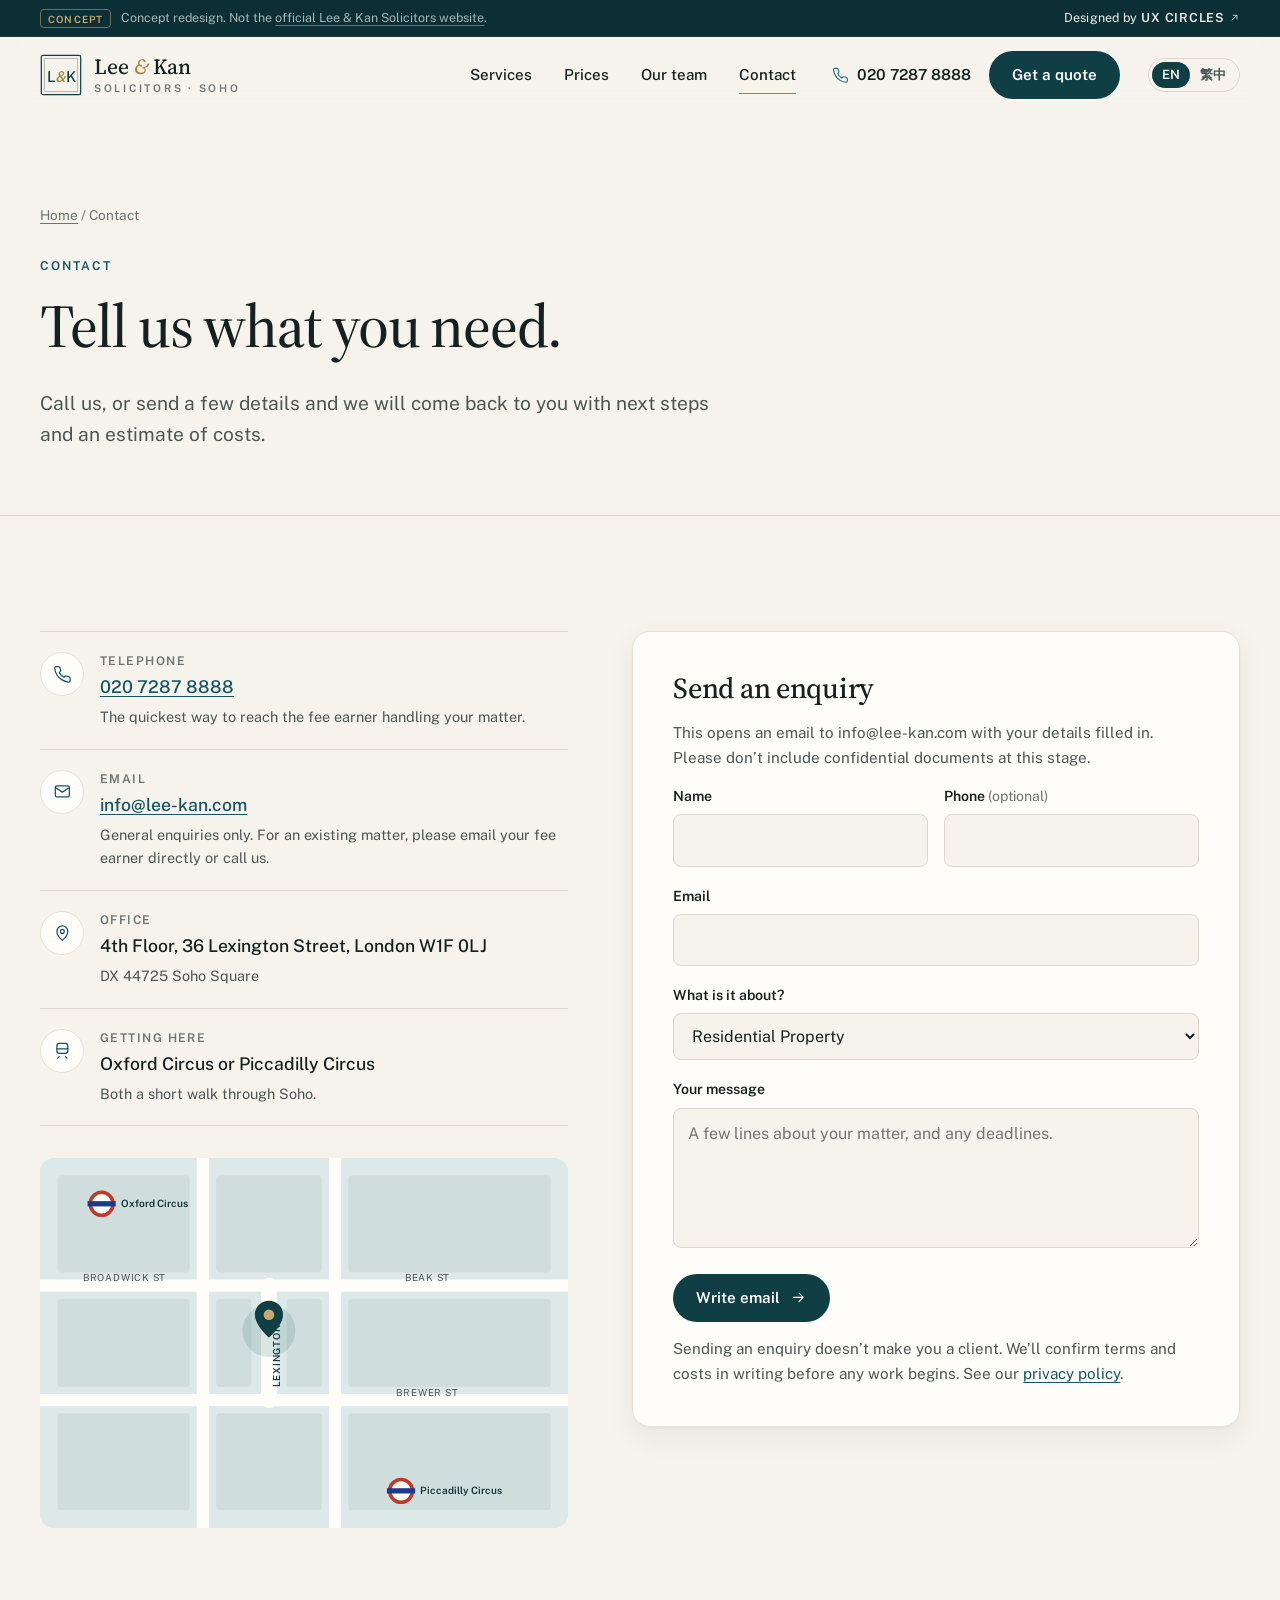
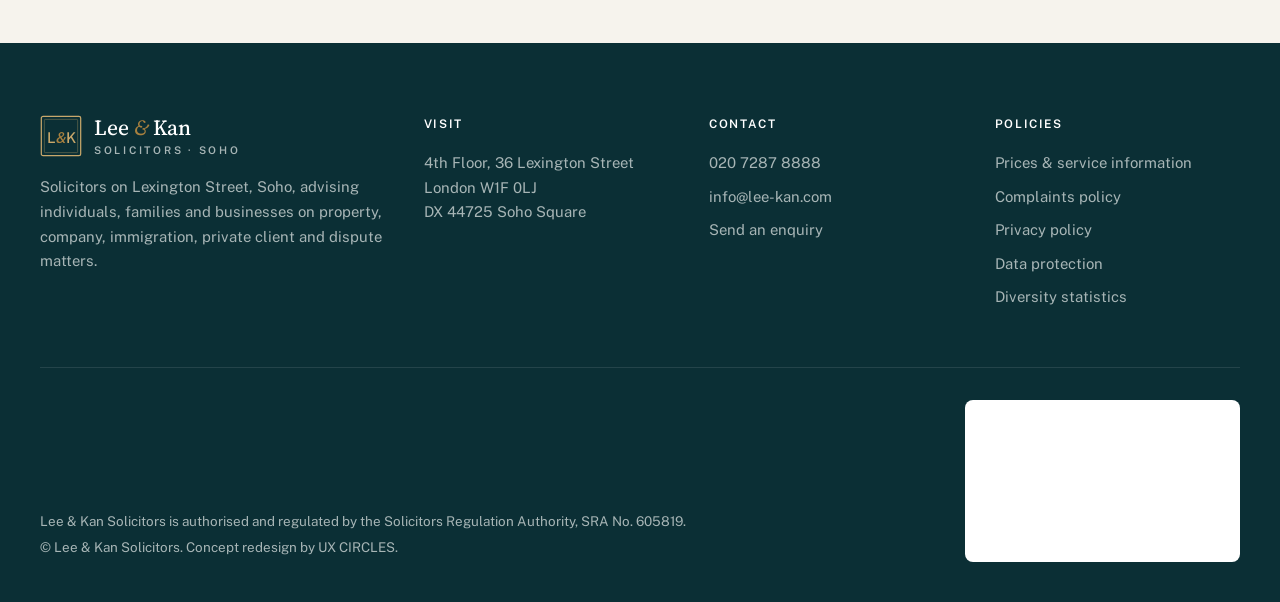
<file: contact.html>
<!doctype html>
<html lang="en-GB" class="no-js">
<head>
<meta charset="utf-8">
<meta name="viewport" content="width=device-width, initial-scale=1">
<title>Contact | Lee &amp; Kan Solicitors</title>
<meta name="description" content="Contact Lee & Kan Solicitors: 4th Floor, 36 Lexington Street, London W1F 0LJ. Telephone 020 7287 8888.">
<meta property="og:title" content="Contact | Lee &amp; Kan Solicitors">
<meta property="og:description" content="Contact Lee & Kan Solicitors: 4th Floor, 36 Lexington Street, London W1F 0LJ. Telephone 020 7287 8888.">
<meta name="robots" content="noindex, nofollow">
<meta name="theme-color" content="#0b2f35">
<link rel="alternate" hreflang="en-GB" href="contact.html">
<link rel="alternate" hreflang="zh-Hant" href="zh/contact.html">
<link rel="icon" href="assets/img/favicon.svg" type="image/svg+xml">
<link rel="preconnect" href="https://fonts.googleapis.com">
<link rel="preconnect" href="https://fonts.gstatic.com" crossorigin>
<link rel="stylesheet" href="https://fonts.googleapis.com/css2?family=Public+Sans:wght@400;500;600&family=Source+Serif+4:ital,opsz,wght@0,8..60,400;0,8..60,500;0,8..60,600;1,8..60,400;1,8..60,500&display=swap">
<link rel="stylesheet" href="assets/css/style.css">
</head>
<body class="lang-en">
<a class="skip" href="#main">Skip to content</a>
<div class="concept-bar" role="note">
  <div class="container concept-inner">
    <p><span class="concept-tag">Concept</span><span class="concept-long">Concept redesign. Not the <a href="https://www.lee-kan.com/" target="_blank" rel="noopener">official Lee &amp; Kan Solicitors website</a>.</span></p>
    <a href="https://ux-circles.com/professionals" target="_blank" rel="noopener"><span class="concept-by">Designed by </span><strong>UX CIRCLES</strong> <svg class="ic-ext" viewBox="0 0 24 24" fill="none" stroke="currentColor" stroke-width="1.6" stroke-linecap="round" stroke-linejoin="round" aria-hidden="true"><path d="M7 17 17 7M9 7h8v8"/></svg></a>
  </div>
</div>
<header class="site-header">
  <div class="container header-inner">
    <a class="brand" href="index.html" aria-label="Lee &amp; Kan Solicitors, home"><svg class="brand-mark" viewBox="0 0 48 48" fill="none" aria-hidden="true"><rect x="1.5" y="1.5" width="45" height="45" rx="2" stroke="currentColor" stroke-width="1.4"/><rect x="5" y="5" width="38" height="38" rx="1" stroke="currentColor" stroke-width=".7" opacity=".55"/><text x="24" y="31.5" text-anchor="middle" font-family="Source Serif 4, Georgia, serif" font-size="17" font-weight="500" fill="currentColor">L<tspan font-style="italic" fill="#a8813f">&amp;</tspan>K</text></svg><span class="brand-text"><span class="brand-name">Lee <span>&amp;</span> Kan</span><span class="brand-sub">Solicitors · Soho</span></span></a>
    <nav class="nav" id="site-nav" aria-label="Main">
      <a href="services.html">Services</a>
<a href="fees.html">Prices</a>
<a href="team.html">Our team</a>
<a href="contact.html" aria-current="page">Contact</a>
      <div class="nav-extra">
        <a class="nav-phone" href="tel:+442072878888"><svg class="ic" viewBox="0 0 24 24" fill="none" stroke="currentColor" stroke-width="1.6" stroke-linecap="round" stroke-linejoin="round" aria-hidden="true"><path d="M22 16.9v3a2 2 0 0 1-2.2 2 19.8 19.8 0 0 1-8.6-3.1 19.5 19.5 0 0 1-6-6A19.8 19.8 0 0 1 2.1 4.2 2 2 0 0 1 4.1 2h3a2 2 0 0 1 2 1.7c.1.9.4 1.8.7 2.7a2 2 0 0 1-.5 2.1L8 9.8a16 16 0 0 0 6 6l1.3-1.3a2 2 0 0 1 2.1-.4c.9.3 1.8.6 2.7.7a2 2 0 0 1 1.7 2z"/></svg><span>020 7287 8888</span></a>
        <a class="btn btn-primary" href="contact.html#enquiry">Get a quote</a>
      </div>
    </nav>
    <div class="header-tools">
      <div class="lang-switch" aria-label="Language"><a href="contact.html" lang="en-GB" hreflang="en-GB" aria-current="true">EN</a><a href="zh/contact.html" lang="zh-Hant" hreflang="zh-Hant">繁中</a></div>
      <button class="nav-toggle" type="button" aria-expanded="false" aria-controls="site-nav" aria-label="Menu"><svg class="ic-open" viewBox="0 0 24 24" fill="none" stroke="currentColor" stroke-width="1.6" stroke-linecap="round" stroke-linejoin="round" aria-hidden="true"><path d="M4 7h16M4 12h16M4 17h16"/></svg><svg class="ic-close" viewBox="0 0 24 24" fill="none" stroke="currentColor" stroke-width="1.6" stroke-linecap="round" stroke-linejoin="round" aria-hidden="true"><path d="M6 6l12 12M18 6 6 18"/></svg></button>
    </div>
  </div>
</header>
<main id="main">

<section class="page-head">
  <div class="container">
    <p class="crumbs"><a href="index.html">Home</a> / Contact</p>
    <p class="eyebrow">Contact</p>
    <h1>Tell us what you need.</h1>
    <p class="lede">Call us, or send a few details and we will come back to you with next steps and an estimate of costs.</p>
  </div>
</section>
<section class="section">
  <div class="container contact-grid">
    <div>
      <ul class="contact-list">
        <li><span class="ic-wrap"><svg class="ic" viewBox="0 0 24 24" fill="none" stroke="currentColor" stroke-width="1.6" stroke-linecap="round" stroke-linejoin="round" aria-hidden="true"><path d="M22 16.9v3a2 2 0 0 1-2.2 2 19.8 19.8 0 0 1-8.6-3.1 19.5 19.5 0 0 1-6-6A19.8 19.8 0 0 1 2.1 4.2 2 2 0 0 1 4.1 2h3a2 2 0 0 1 2 1.7c.1.9.4 1.8.7 2.7a2 2 0 0 1-.5 2.1L8 9.8a16 16 0 0 0 6 6l1.3-1.3a2 2 0 0 1 2.1-.4c.9.3 1.8.6 2.7.7a2 2 0 0 1 1.7 2z"/></svg></span><div><small>Telephone</small><a href="tel:+442072878888"><strong>020 7287 8888</strong></a><p>The quickest way to reach the fee earner handling your matter.</p></div></li>
        <li><span class="ic-wrap"><svg class="ic" viewBox="0 0 24 24" fill="none" stroke="currentColor" stroke-width="1.6" stroke-linecap="round" stroke-linejoin="round" aria-hidden="true"><rect x="3" y="5" width="18" height="14" rx="2"/><path d="m3 7 9 6 9-6"/></svg></span><div><small>Email</small><a href="mailto:info@lee-kan.com"><strong>info@lee-kan.com</strong></a><p>General enquiries only. For an existing matter, please email your fee earner directly or call us.</p></div></li>
        <li><span class="ic-wrap"><svg class="ic" viewBox="0 0 24 24" fill="none" stroke="currentColor" stroke-width="1.6" stroke-linecap="round" stroke-linejoin="round" aria-hidden="true"><path d="M12 21s-7-6.2-7-11.5A7 7 0 0 1 19 9.5C19 14.8 12 21 12 21z"/><circle cx="12" cy="9.5" r="2.5"/></svg></span><div><small>Office</small><strong>4th Floor, 36 Lexington Street, London W1F 0LJ</strong><p>DX 44725 Soho Square</p></div></li>
        <li><span class="ic-wrap"><svg class="ic" viewBox="0 0 24 24" fill="none" stroke="currentColor" stroke-width="1.6" stroke-linecap="round" stroke-linejoin="round" aria-hidden="true"><rect x="5" y="3" width="14" height="13" rx="3"/><path d="M5 10h14M8 20l-2 2M16 20l2 2M9 16v.01M15 16v.01"/></svg></span><div><small>Getting here</small><strong>Oxford Circus or Piccadilly Circus</strong><p>Both a short walk through Soho.</p></div></li>
      </ul>
      <div class="visit-map" style="border-radius:14px;overflow:hidden;min-height:0;aspect-ratio:600/420"><svg viewBox="0 0 600 420" preserveAspectRatio="xMidYMid slice" role="img" aria-label="Map: 36 Lexington Street, between Oxford Circus and Piccadilly Circus">
  <rect width="600" height="420" fill="#dde9e8"/>
  <g fill="#cfdedc">
    <rect x="20" y="20" width="150" height="110" rx="4"/><rect x="200" y="20" width="120" height="110" rx="4"/><rect x="350" y="20" width="230" height="110" rx="4"/>
    <rect x="20" y="160" width="150" height="100" rx="4"/><rect x="350" y="160" width="230" height="100" rx="4"/>
    <rect x="20" y="290" width="150" height="110" rx="4"/><rect x="200" y="290" width="120" height="110" rx="4"/><rect x="350" y="290" width="230" height="110" rx="4"/>
    <rect x="200" y="160" width="40" height="100" rx="4"/><rect x="280" y="160" width="40" height="100" rx="4"/>
  </g>
  <g stroke="#fffdf9" stroke-width="14" stroke-linecap="round">
    <path d="M0 145H600"/><path d="M0 275H600"/><path d="M185 0V420"/><path d="M335 0V420"/>
  </g>
  <path d="M260 145V275" stroke="#fffdf9" stroke-width="18" stroke-linecap="round"/>
  <g font-family="Public Sans, sans-serif" font-size="11" fill="#4b5654" letter-spacing=".08em">
    <text x="272" y="215" transform="rotate(-90 272 215)" text-anchor="middle" font-weight="600" fill="#0f3e45">LEXINGTON ST</text>
    <text x="440" y="140" text-anchor="middle">BEAK ST</text>
    <text x="440" y="270" text-anchor="middle">BREWER ST</text>
    <text x="96" y="140" text-anchor="middle">BROADWICK ST</text>
  </g>
  <g font-family="Public Sans, sans-serif" font-size="11.5" font-weight="600" fill="#0b2f35">
    <g transform="translate(70 52)"><circle r="13" fill="#fffdf9" stroke="#c03a2b" stroke-width="4"/><rect x="-16" y="-3" width="32" height="6" fill="#1b3a8a"/><text x="22" y="4">Oxford Circus</text></g>
    <g transform="translate(410 378)"><circle r="13" fill="#fffdf9" stroke="#c03a2b" stroke-width="4"/><rect x="-16" y="-3" width="32" height="6" fill="#1b3a8a"/><text x="22" y="4">Piccadilly Circus</text></g>
  </g>
  <g transform="translate(260 196)">
    <circle r="30" fill="#145560" opacity=".14"/>
    <path d="M0 8s-16-14-16-26a16 16 0 0 1 32 0C16-6 0 8 0 8z" fill="#0f3e45"/>
    <circle cy="-18" r="6" fill="#c9a86b"/>
  </g>
</svg></div>
    </div>
    <form class="form" id="enquiry-form" novalidate>
      <h2 id="enquiry">Send an enquiry</h2>
      <p>This opens an email to info@lee-kan.com with your details filled in. Please don’t include confidential documents at this stage.</p>
      <div class="field-row">
        <div class="field"><label for="name">Name</label><input id="name" name="name" autocomplete="name" required></div>
        <div class="field"><label for="phone">Phone <span style="font-weight:400;color:var(--ink-mute)">(optional)</span></label><input id="phone" name="phone" type="tel" autocomplete="tel"></div>
      </div>
      <div class="field"><label for="email">Email</label><input id="email" name="email" type="email" autocomplete="email" required></div>
      <div class="field"><label for="matter">What is it about?</label><select id="matter" name="matter"><option value="residential">Residential Property</option><option value="commercial">Commercial &amp; Business Property</option><option value="company">Company &amp; Commercial</option><option value="immigration">Immigration</option><option value="private-client">Private Client</option><option value="litigation">Litigation &amp; Dispute Resolution</option><option value="other">Something else</option></select></div>
      <div class="field"><label for="message">Your message</label><textarea id="message" name="message" required placeholder="A few lines about your matter, and any deadlines."></textarea></div>
      <button class="btn btn-primary" type="submit">Write email <svg class="ic" viewBox="0 0 24 24" fill="none" stroke="currentColor" stroke-width="1.6" stroke-linecap="round" stroke-linejoin="round" aria-hidden="true"><path d="M5 12h14M13 6l6 6-6 6"/></svg></button>
      <p class="form-note">Sending an enquiry doesn’t make you a client. We’ll confirm terms and costs in writing before any work begins. See our <a href="https://www.lee-kan.com/LKPrivacy.pdf" target="_blank" rel="noopener">privacy policy</a>.</p>
    </form>
  </div>
</section>

</main>
<footer class="site-footer">
  <div class="container">
    <div class="footer-grid">
      <div>
        <a class="brand" href="index.html" aria-label="Lee &amp; Kan Solicitors, home"><svg class="brand-mark" viewBox="0 0 48 48" fill="none" aria-hidden="true"><rect x="1.5" y="1.5" width="45" height="45" rx="2" stroke="currentColor" stroke-width="1.4"/><rect x="5" y="5" width="38" height="38" rx="1" stroke="currentColor" stroke-width=".7" opacity=".55"/><text x="24" y="31.5" text-anchor="middle" font-family="Source Serif 4, Georgia, serif" font-size="17" font-weight="500" fill="currentColor">L<tspan font-style="italic" fill="#a8813f">&amp;</tspan>K</text></svg><span class="brand-text"><span class="brand-name">Lee <span>&amp;</span> Kan</span><span class="brand-sub">Solicitors · Soho</span></span></a>
        <p>Solicitors on Lexington Street, Soho, advising individuals, families and businesses on property, company, immigration, private client and dispute matters.</p>
      </div>
      <div>
        <p class="footer-h">Visit</p>
        <address>4th Floor, 36 Lexington Street<br>London W1F 0LJ<br>DX 44725 Soho Square</address>
      </div>
      <div>
        <p class="footer-h">Contact</p>
        <ul>
          <li><a href="tel:+442072878888">020 7287 8888</a></li>
          <li><a href="mailto:info@lee-kan.com">info@lee-kan.com</a></li>
          <li><a href="contact.html#enquiry">Send an enquiry</a></li>
        </ul>
      </div>
      <div>
        <p class="footer-h">Policies</p>
        <ul>
          <li><a href="fees.html">Prices &amp; service information</a></li>
          <li><a href="https://www.lee-kan.com/Complaints.pdf" target="_blank" rel="noopener">Complaints policy</a></li>
          <li><a href="https://www.lee-kan.com/LKPrivacy.pdf" target="_blank" rel="noopener">Privacy policy</a></li>
          <li><a href="https://www.lee-kan.com/Data.pdf" target="_blank" rel="noopener">Data protection</a></li>
          <li><a href="https://www.lee-kan.com/LKDiversity.pdf" target="_blank" rel="noopener">Diversity statistics</a></li>
        </ul>
      </div>
    </div>
    <div class="footer-legal">
      <div>
        <p>Lee &amp; Kan Solicitors is authorised and regulated by the Solicitors Regulation Authority, SRA No. 605819.</p>
        <p>&copy; Lee &amp; Kan Solicitors. Concept redesign by <a href="https://ux-circles.com/professionals" target="_blank" rel="noopener">UX CIRCLES</a>.</p>
      </div>
      <div class="sra-badge"><div><div><iframe frameborder="0" scrolling="no" allowTransparency="true" src="https://cdn.yoshki.com/iframe/55847r.html" title="SRA digital badge"></iframe></div></div></div>
    </div>
  </div>
</footer>
<div class="mobile-cta">
  <a class="btn btn-ghost" href="tel:+442072878888"><svg class="ic" viewBox="0 0 24 24" fill="none" stroke="currentColor" stroke-width="1.6" stroke-linecap="round" stroke-linejoin="round" aria-hidden="true"><path d="M22 16.9v3a2 2 0 0 1-2.2 2 19.8 19.8 0 0 1-8.6-3.1 19.5 19.5 0 0 1-6-6A19.8 19.8 0 0 1 2.1 4.2 2 2 0 0 1 4.1 2h3a2 2 0 0 1 2 1.7c.1.9.4 1.8.7 2.7a2 2 0 0 1-.5 2.1L8 9.8a16 16 0 0 0 6 6l1.3-1.3a2 2 0 0 1 2.1-.4c.9.3 1.8.6 2.7.7a2 2 0 0 1 1.7 2z"/></svg> Call us</a>
  <a class="btn btn-primary" href="contact.html#enquiry">Get a quote</a>
</div>
<script src="assets/js/main.js"></script>
</body>
</html>
</file>
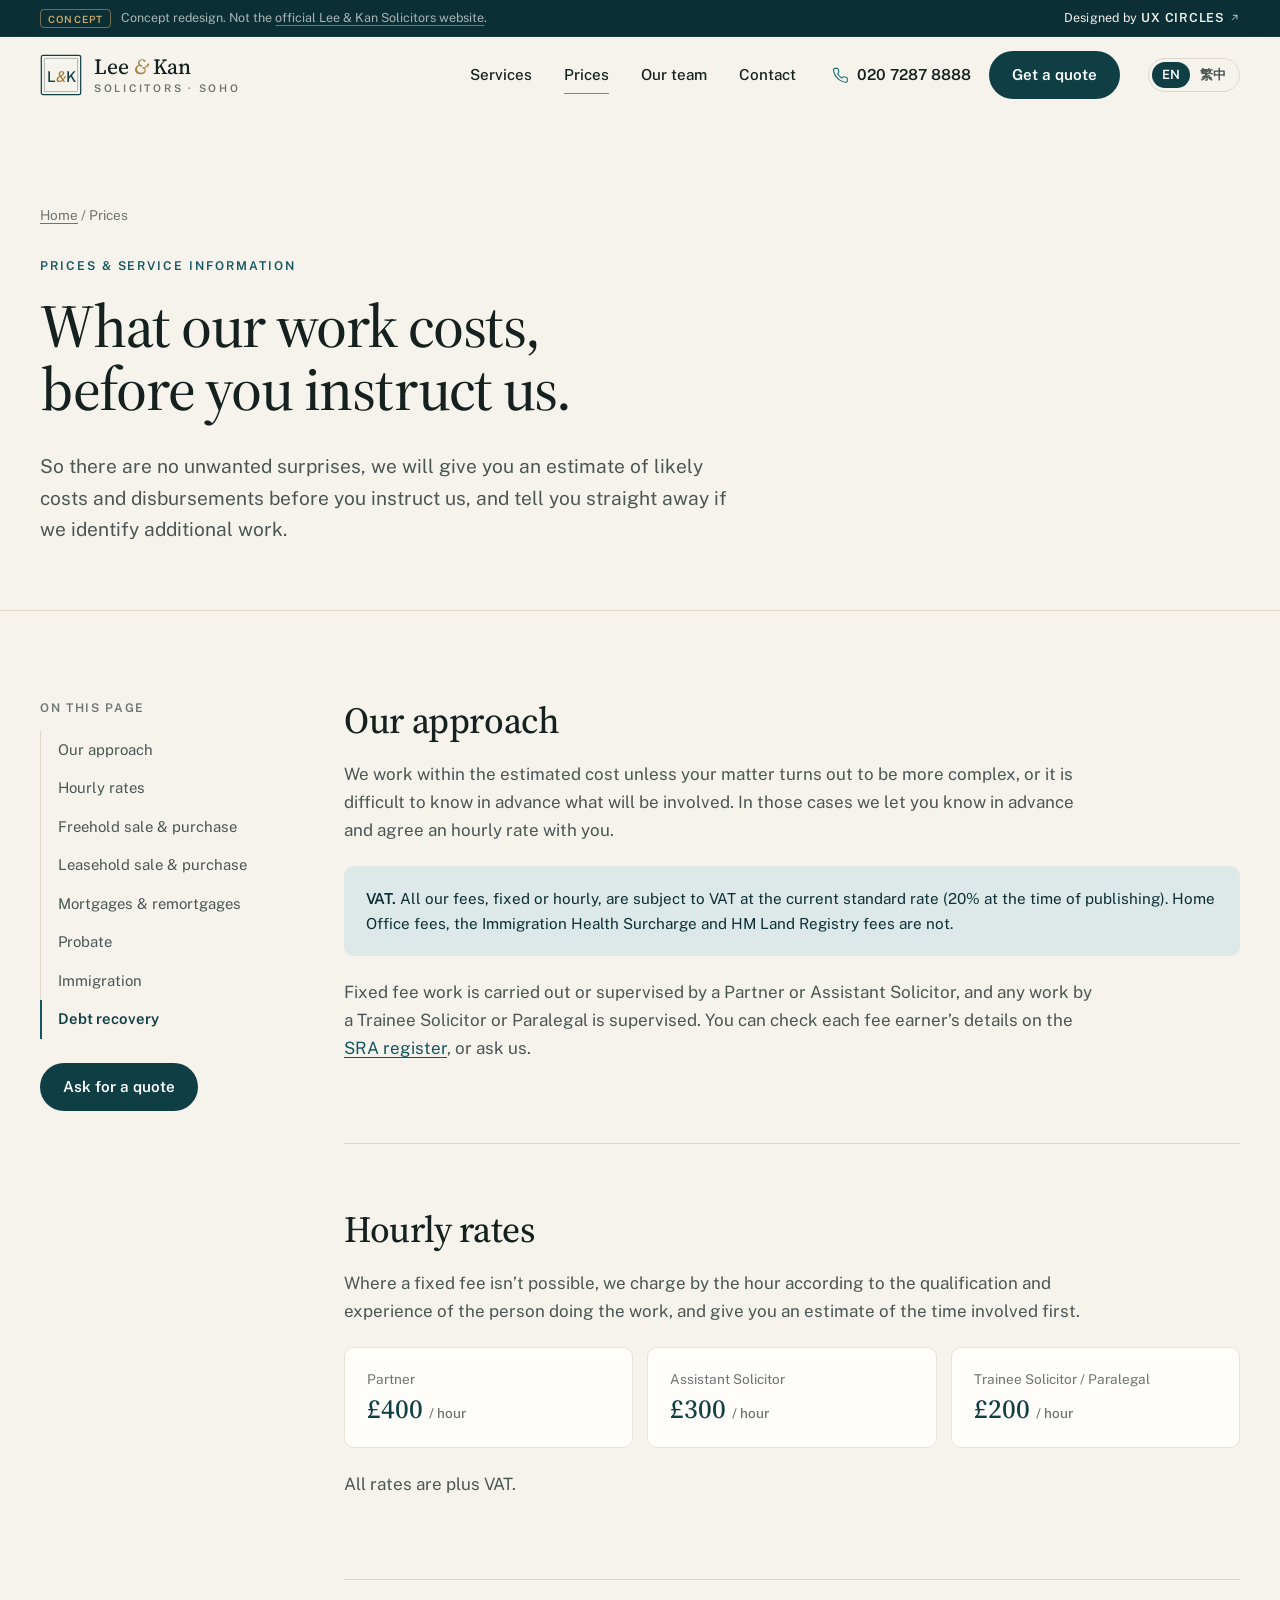
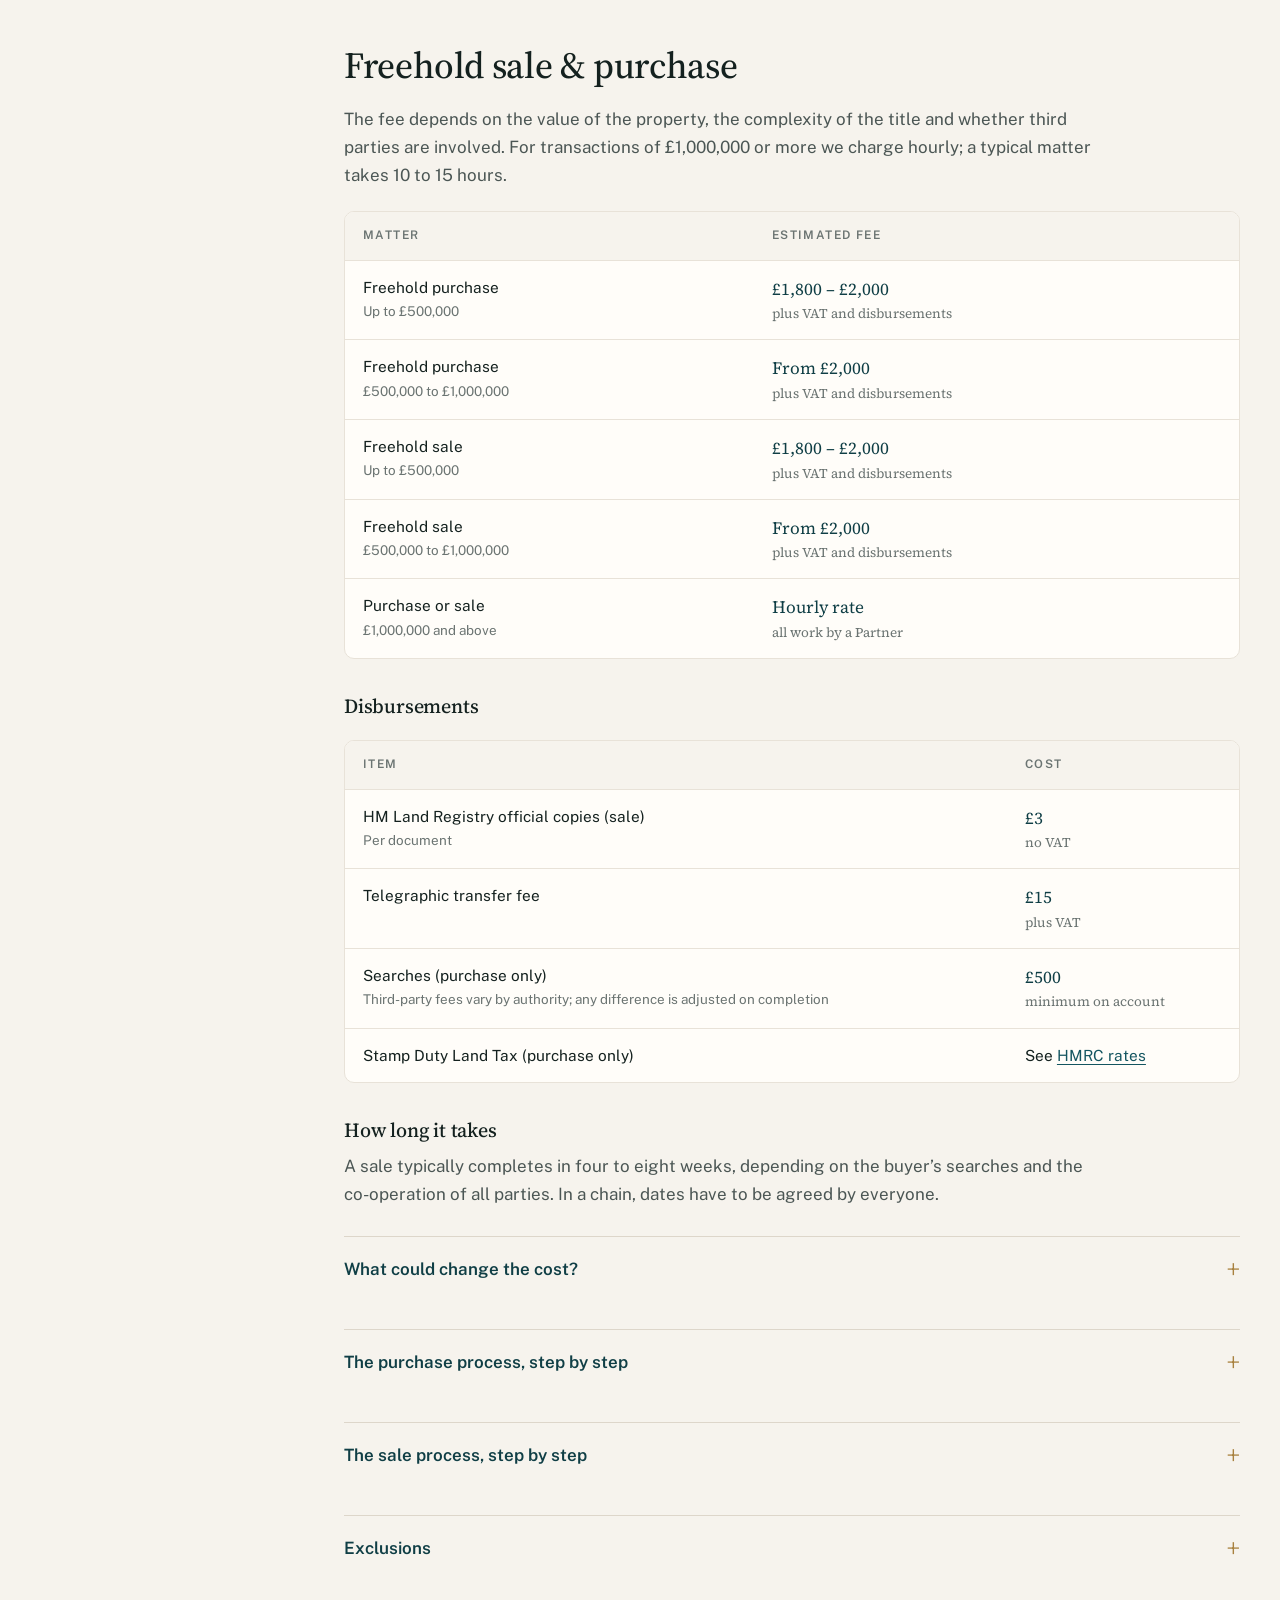
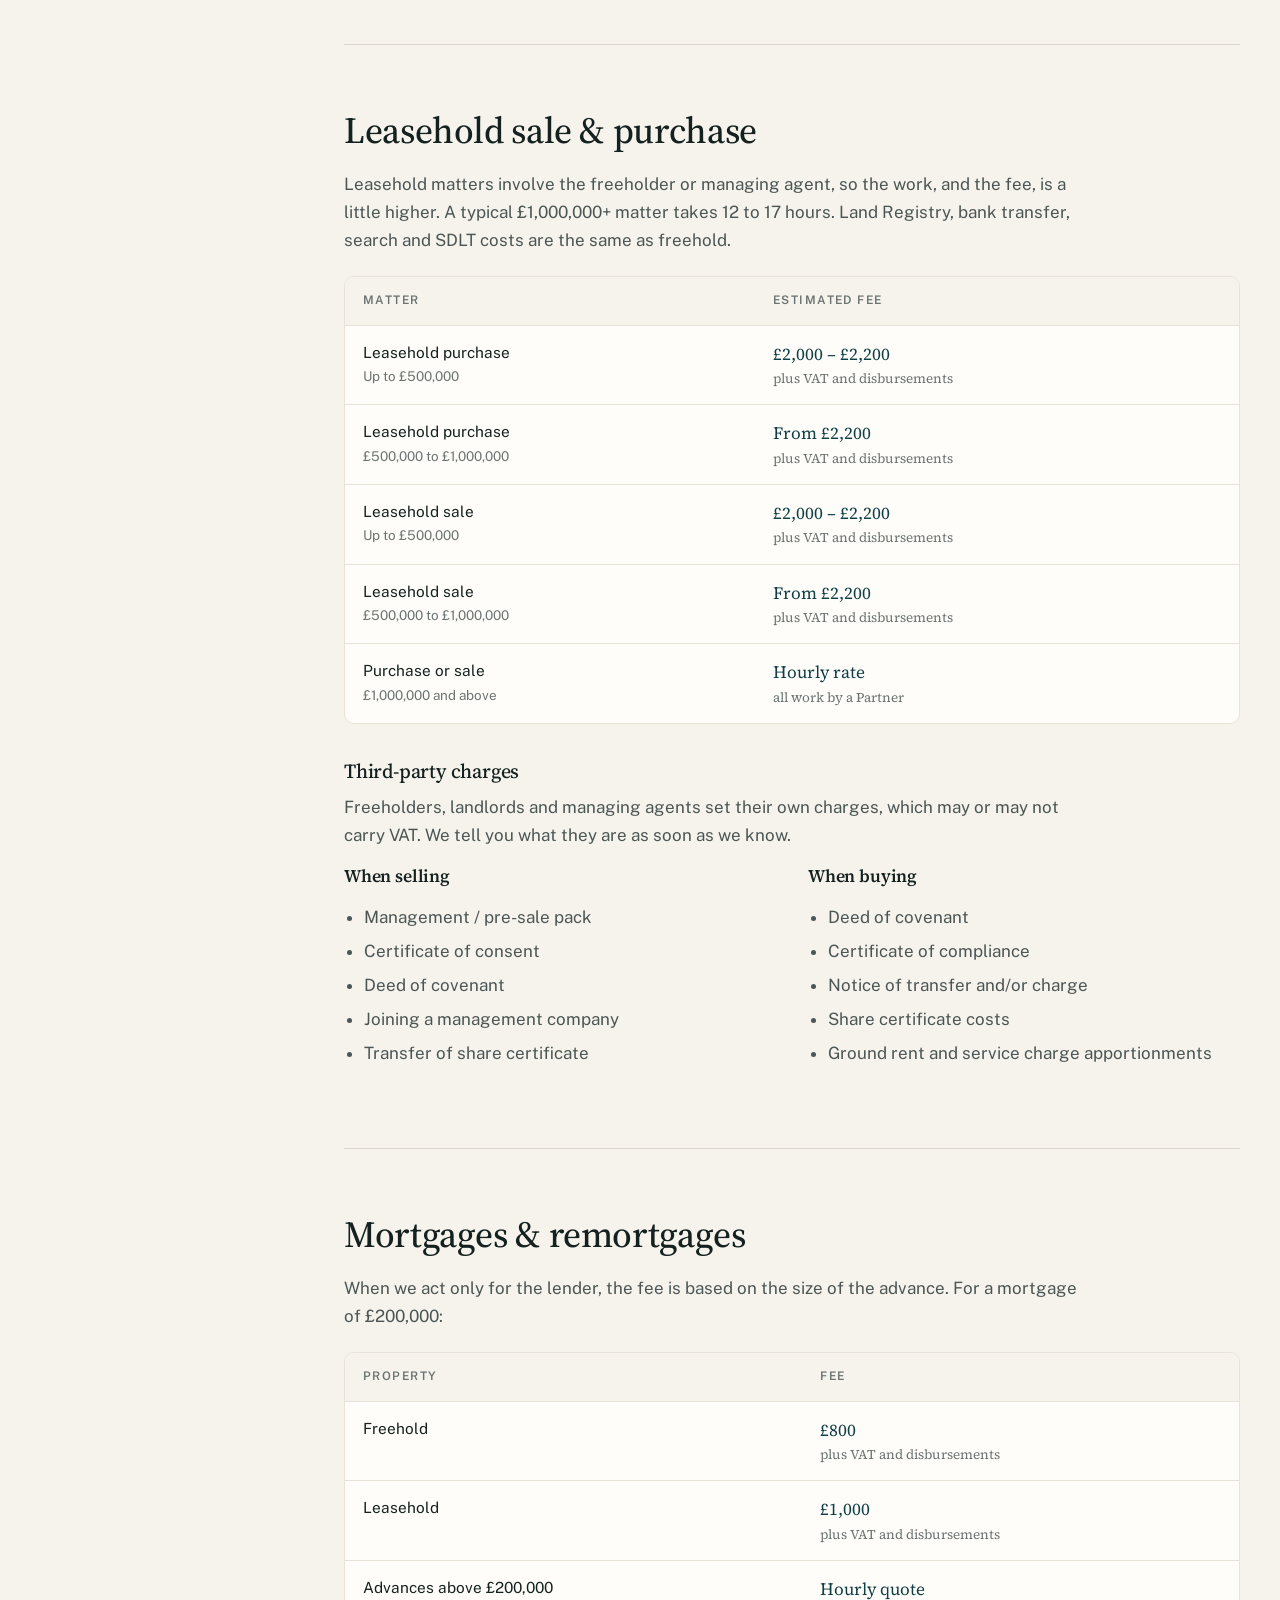
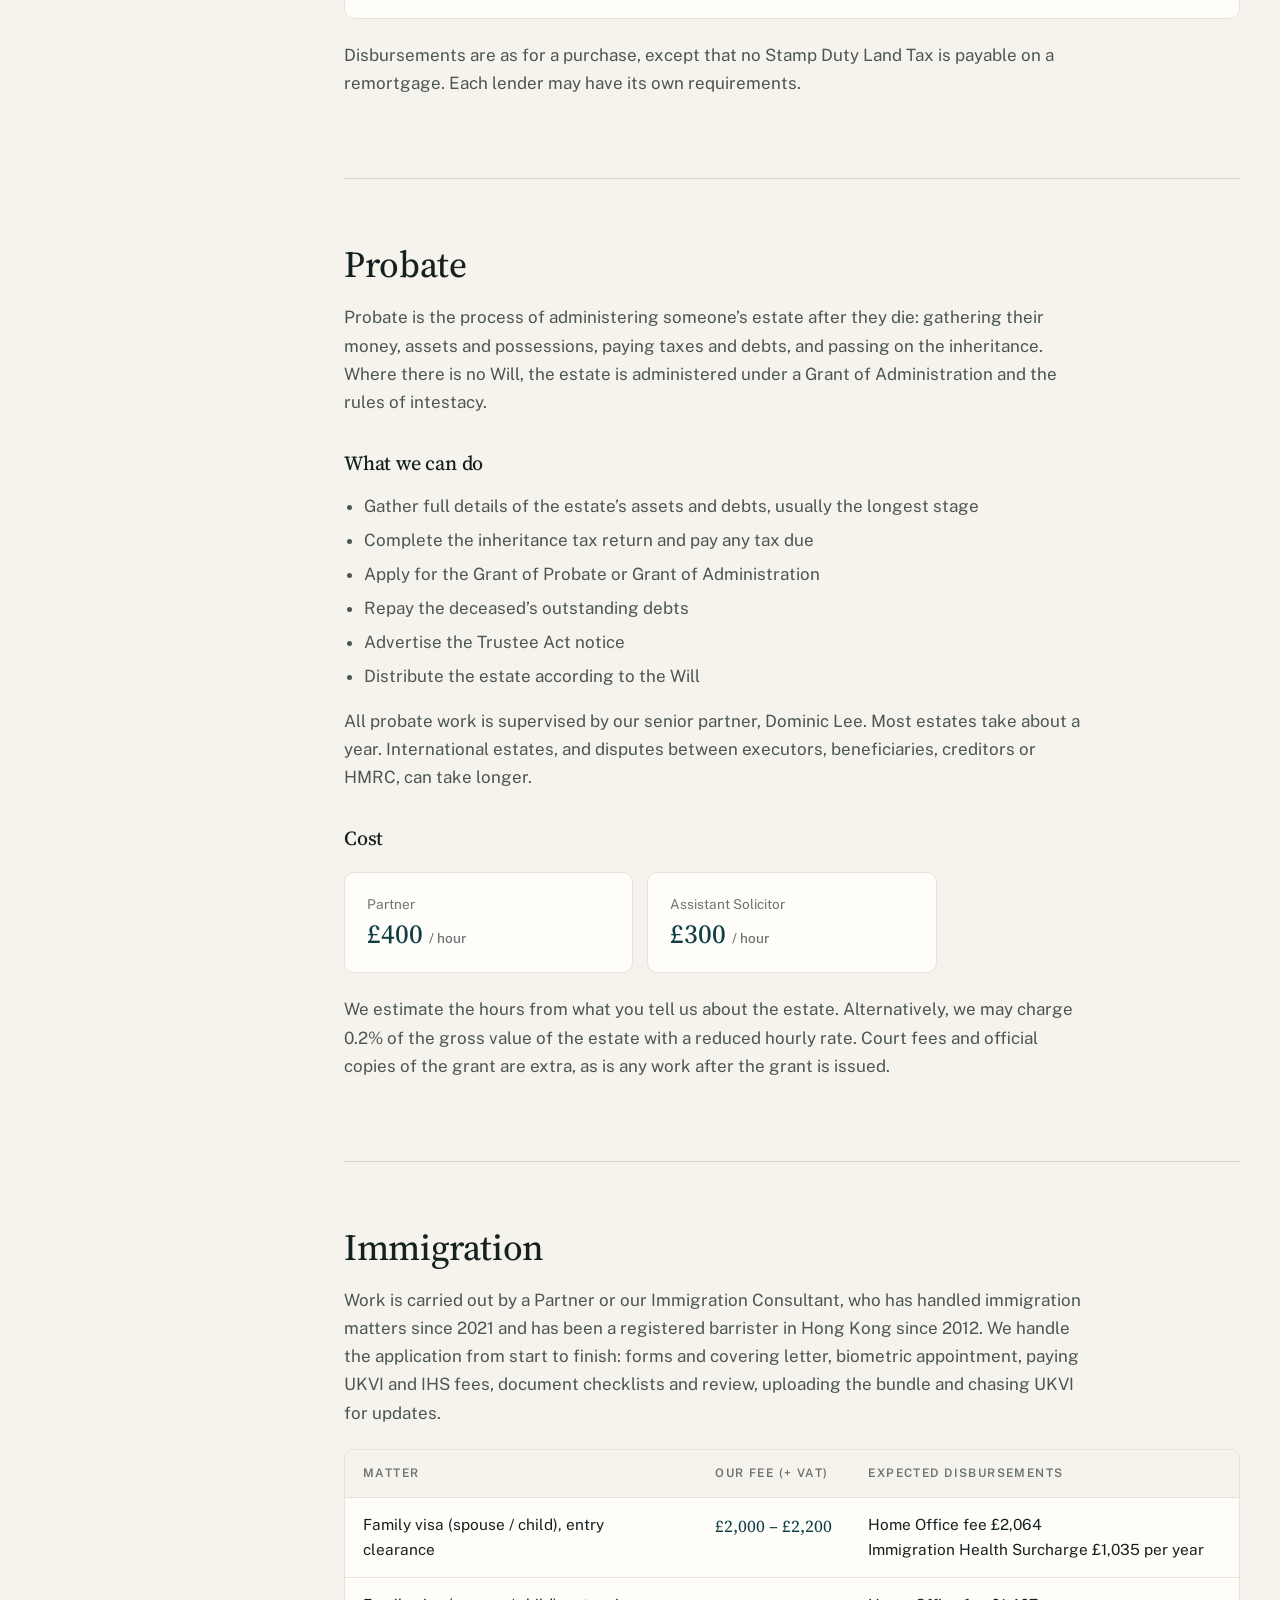
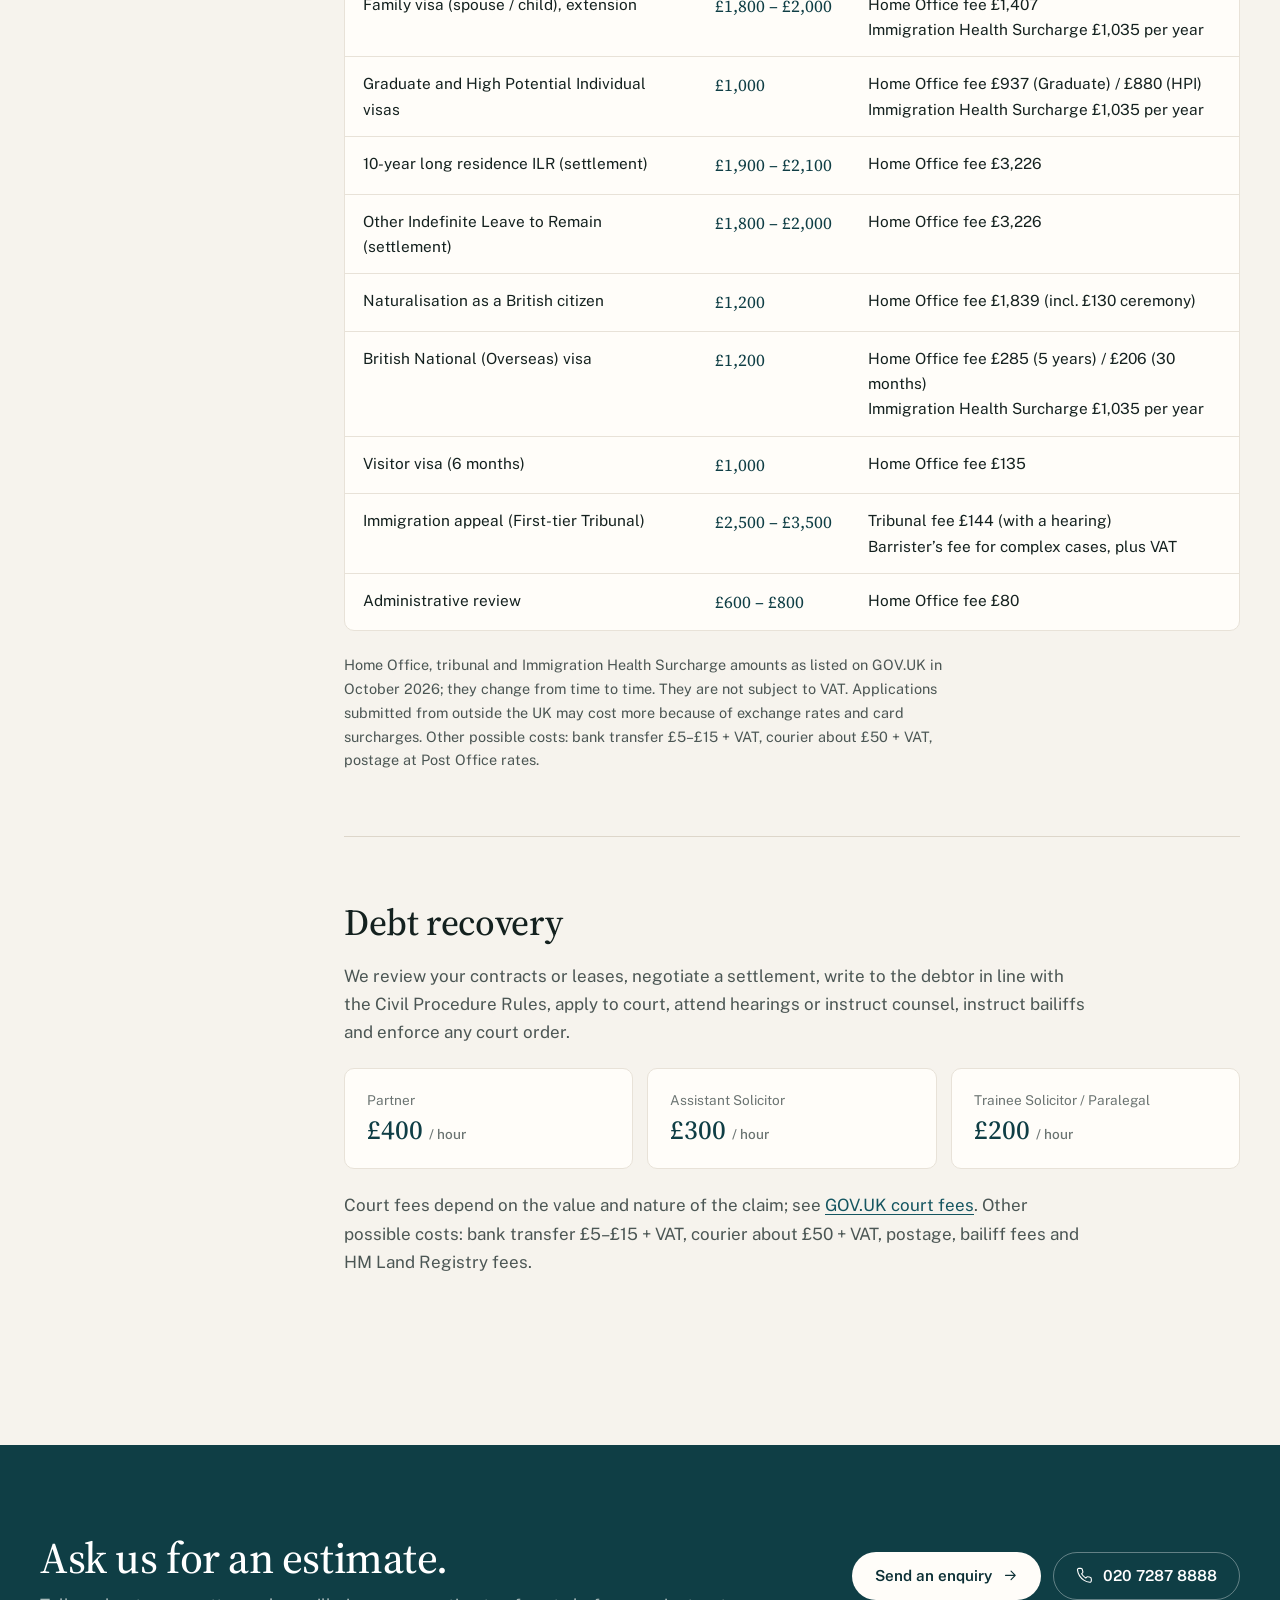
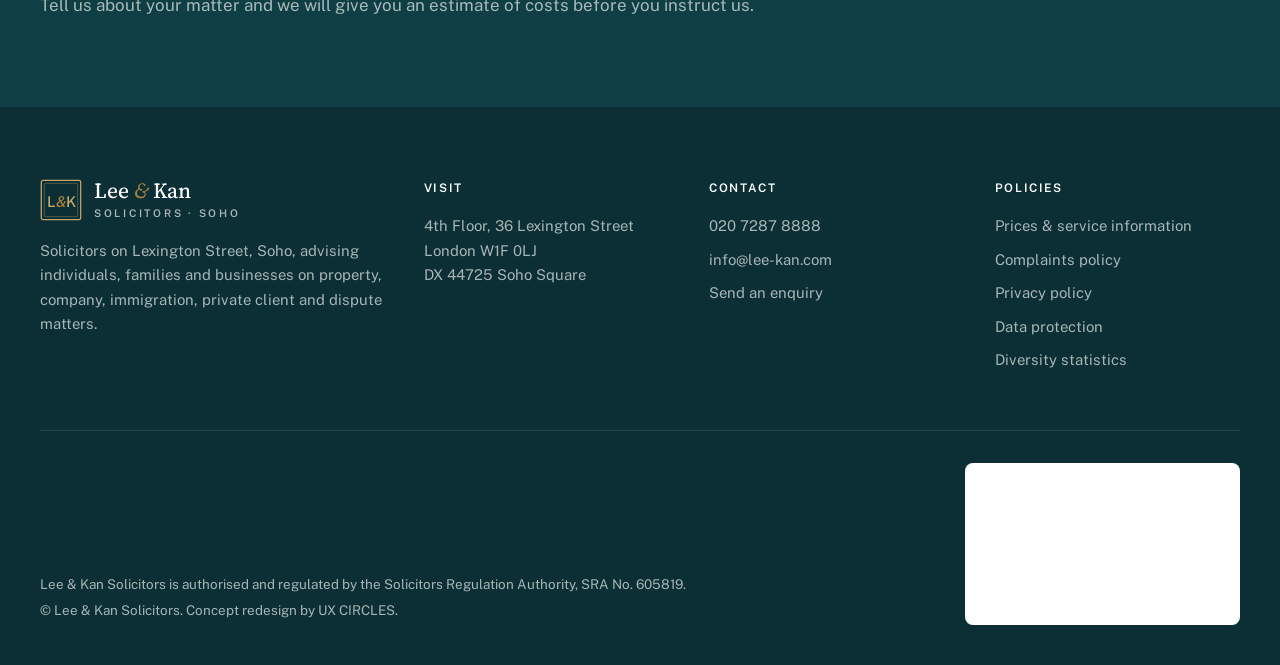
<file: fees.html>
<!doctype html>
<html lang="en-GB" class="no-js">
<head>
<meta charset="utf-8">
<meta name="viewport" content="width=device-width, initial-scale=1">
<title>Prices &amp; Service Information | Lee &amp; Kan Solicitors</title>
<meta name="description" content="Fixed fees for conveyancing, remortgages and visas, plus hourly rates for probate and debt recovery at Lee & Kan Solicitors, Soho.">
<meta property="og:title" content="Prices &amp; Service Information | Lee &amp; Kan Solicitors">
<meta property="og:description" content="Fixed fees for conveyancing, remortgages and visas, plus hourly rates for probate and debt recovery at Lee & Kan Solicitors, Soho.">
<meta name="robots" content="noindex, nofollow">
<meta name="theme-color" content="#0b2f35">
<link rel="alternate" hreflang="en-GB" href="fees.html">
<link rel="alternate" hreflang="zh-Hant" href="zh/fees.html">
<link rel="icon" href="assets/img/favicon.svg" type="image/svg+xml">
<link rel="preconnect" href="https://fonts.googleapis.com">
<link rel="preconnect" href="https://fonts.gstatic.com" crossorigin>
<link rel="stylesheet" href="https://fonts.googleapis.com/css2?family=Public+Sans:wght@400;500;600&family=Source+Serif+4:ital,opsz,wght@0,8..60,400;0,8..60,500;0,8..60,600;1,8..60,400;1,8..60,500&display=swap">
<link rel="stylesheet" href="assets/css/style.css">
</head>
<body class="lang-en">
<a class="skip" href="#main">Skip to content</a>
<div class="concept-bar" role="note">
  <div class="container concept-inner">
    <p><span class="concept-tag">Concept</span><span class="concept-long">Concept redesign. Not the <a href="https://www.lee-kan.com/" target="_blank" rel="noopener">official Lee &amp; Kan Solicitors website</a>.</span></p>
    <a href="https://ux-circles.com/professionals" target="_blank" rel="noopener"><span class="concept-by">Designed by </span><strong>UX CIRCLES</strong> <svg class="ic-ext" viewBox="0 0 24 24" fill="none" stroke="currentColor" stroke-width="1.6" stroke-linecap="round" stroke-linejoin="round" aria-hidden="true"><path d="M7 17 17 7M9 7h8v8"/></svg></a>
  </div>
</div>
<header class="site-header">
  <div class="container header-inner">
    <a class="brand" href="index.html" aria-label="Lee &amp; Kan Solicitors, home"><svg class="brand-mark" viewBox="0 0 48 48" fill="none" aria-hidden="true"><rect x="1.5" y="1.5" width="45" height="45" rx="2" stroke="currentColor" stroke-width="1.4"/><rect x="5" y="5" width="38" height="38" rx="1" stroke="currentColor" stroke-width=".7" opacity=".55"/><text x="24" y="31.5" text-anchor="middle" font-family="Source Serif 4, Georgia, serif" font-size="17" font-weight="500" fill="currentColor">L<tspan font-style="italic" fill="#a8813f">&amp;</tspan>K</text></svg><span class="brand-text"><span class="brand-name">Lee <span>&amp;</span> Kan</span><span class="brand-sub">Solicitors · Soho</span></span></a>
    <nav class="nav" id="site-nav" aria-label="Main">
      <a href="services.html">Services</a>
<a href="fees.html" aria-current="page">Prices</a>
<a href="team.html">Our team</a>
<a href="contact.html">Contact</a>
      <div class="nav-extra">
        <a class="nav-phone" href="tel:+442072878888"><svg class="ic" viewBox="0 0 24 24" fill="none" stroke="currentColor" stroke-width="1.6" stroke-linecap="round" stroke-linejoin="round" aria-hidden="true"><path d="M22 16.9v3a2 2 0 0 1-2.2 2 19.8 19.8 0 0 1-8.6-3.1 19.5 19.5 0 0 1-6-6A19.8 19.8 0 0 1 2.1 4.2 2 2 0 0 1 4.1 2h3a2 2 0 0 1 2 1.7c.1.9.4 1.8.7 2.7a2 2 0 0 1-.5 2.1L8 9.8a16 16 0 0 0 6 6l1.3-1.3a2 2 0 0 1 2.1-.4c.9.3 1.8.6 2.7.7a2 2 0 0 1 1.7 2z"/></svg><span>020 7287 8888</span></a>
        <a class="btn btn-primary" href="contact.html#enquiry">Get a quote</a>
      </div>
    </nav>
    <div class="header-tools">
      <div class="lang-switch" aria-label="Language"><a href="fees.html" lang="en-GB" hreflang="en-GB" aria-current="true">EN</a><a href="zh/fees.html" lang="zh-Hant" hreflang="zh-Hant">繁中</a></div>
      <button class="nav-toggle" type="button" aria-expanded="false" aria-controls="site-nav" aria-label="Menu"><svg class="ic-open" viewBox="0 0 24 24" fill="none" stroke="currentColor" stroke-width="1.6" stroke-linecap="round" stroke-linejoin="round" aria-hidden="true"><path d="M4 7h16M4 12h16M4 17h16"/></svg><svg class="ic-close" viewBox="0 0 24 24" fill="none" stroke="currentColor" stroke-width="1.6" stroke-linecap="round" stroke-linejoin="round" aria-hidden="true"><path d="M6 6l12 12M18 6 6 18"/></svg></button>
    </div>
  </div>
</header>
<main id="main">

<section class="page-head">
  <div class="container">
    <p class="crumbs"><a href="index.html">Home</a> / Prices</p>
    <p class="eyebrow">Prices &amp; service information</p>
    <h1>What our work costs, before you instruct us.</h1>
    <p class="lede">So there are no unwanted surprises, we will give you an estimate of likely costs and disbursements before you instruct us, and tell you straight away if we identify additional work.</p>
  </div>
</section>
<section class="section-tight">
  <div class="container fees-layout">
    <nav class="toc" aria-label="On this page"><p>On this page</p><ol><li><a href="#policy">Our approach</a></li><li><a href="#rates">Hourly rates</a></li><li><a href="#freehold">Freehold sale &amp; purchase</a></li><li><a href="#leasehold">Leasehold sale &amp; purchase</a></li><li><a href="#mortgages">Mortgages &amp; remortgages</a></li><li><a href="#probate">Probate</a></li><li><a href="#immigration">Immigration</a></li><li><a href="#debt">Debt recovery</a></li></ol>
      <a class="btn btn-primary" href="contact.html#enquiry">Ask for a quote</a></nav>
    <div>
      <section class="fee-sec" id="policy">
        <h2>Our approach</h2>
        <p>We work within the estimated cost unless your matter turns out to be more complex, or it is difficult to know in advance what will be involved. In those cases we let you know in advance and agree an hourly rate with you.</p>
        <div class="callout"><strong>VAT.</strong> All our fees, fixed or hourly, are subject to VAT at the current standard rate (20% at the time of publishing). Home Office fees, the Immigration Health Surcharge and HM Land Registry fees are not.</div>
        <p>Fixed fee work is carried out or supervised by a Partner or Assistant Solicitor, and any work by a Trainee Solicitor or Paralegal is supervised. You can check each fee earner’s details on the <a href="https://www.sra.org.uk/consumers/register/" target="_blank" rel="noopener">SRA register</a>, or ask us.</p>
      </section>

      <section class="fee-sec" id="rates">
        <h2>Hourly rates</h2>
        <p>Where a fixed fee isn’t possible, we charge by the hour according to the qualification and experience of the person doing the work, and give you an estimate of the time involved first.</p>
        <div class="rates">
  <div class="rate"><span>Partner</span><strong>£400 <small>/ hour</small></strong></div>
  <div class="rate"><span>Assistant Solicitor</span><strong>£300 <small>/ hour</small></strong></div>
  <div class="rate"><span>Trainee Solicitor / Paralegal</span><strong>£200 <small>/ hour</small></strong></div>
</div>
        <p>All rates are plus VAT.</p>
      </section>

      <section class="fee-sec" id="freehold">
        <h2>Freehold sale &amp; purchase</h2>
        <p>The fee depends on the value of the property, the complexity of the title and whether third parties are involved. For transactions of £1,000,000 or more we charge hourly; a typical matter takes 10 to 15 hours.</p>
        <div class="table-wrap"><table class="fee-table">
<thead><tr><th>Matter</th><th>Estimated fee</th></tr></thead>
<tbody>
<tr><td>Freehold purchase<small>Up to £500,000</small></td><td class="num">£1,800 – £2,000<small>plus VAT and disbursements</small></td></tr>
<tr><td>Freehold purchase<small>£500,000 to £1,000,000</small></td><td class="num">From £2,000<small>plus VAT and disbursements</small></td></tr>
<tr><td>Freehold sale<small>Up to £500,000</small></td><td class="num">£1,800 – £2,000<small>plus VAT and disbursements</small></td></tr>
<tr><td>Freehold sale<small>£500,000 to £1,000,000</small></td><td class="num">From £2,000<small>plus VAT and disbursements</small></td></tr>
<tr><td>Purchase or sale<small>£1,000,000 and above</small></td><td class="num">Hourly rate<small>all work by a Partner</small></td></tr>
</tbody></table></div>
        <h3>Disbursements</h3>
        <div class="table-wrap"><table class="fee-table">
          <thead><tr><th>Item</th><th>Cost</th></tr></thead>
          <tbody>
            <tr><td>HM Land Registry official copies (sale)<small>Per document</small></td><td class="num">£3<small>no VAT</small></td></tr>
            <tr><td>Telegraphic transfer fee</td><td class="num">£15<small>plus VAT</small></td></tr>
            <tr><td>Searches (purchase only)<small>Third-party fees vary by authority; any difference is adjusted on completion</small></td><td class="num">£500<small>minimum on account</small></td></tr>
            <tr><td>Stamp Duty Land Tax (purchase only)</td><td>See <a href="https://www.gov.uk/stamp-duty-land-tax" target="_blank" rel="noopener">HMRC rates</a></td></tr>
          </tbody>
        </table></div>
        <h3>How long it takes</h3>
        <p>A sale typically completes in four to eight weeks, depending on the buyer’s searches and the co-operation of all parties. In a chain, dates have to be agreed by everyone.</p>
        <details class="more-info"><summary>What could change the cost?</summary><div><ul class="bullets"><li>the legal title is defective, or the title is unregistered</li><li>a management company must give a deed of covenant or consent</li><li>we need to comply with a restriction on the title</li><li>the correct consents were not obtained for alteration works</li><li>there is more than one mortgage secured on the property</li><li>you are buying or selling at auction, from a lender under a power of sale, or have tight deadlines</li><li>documents or information have to be requested more than once</li><li>the property is subject to a rent charge</li><li>you are receiving financial contributions from third parties, or using Help to Buy or a complex funding arrangement</li><li>the property is a new build or is being transferred out of an existing title</li></ul></div></details>
        <details class="more-info"><summary>The purchase process, step by step</summary><div><ol class="steps"><li>Once we have the memorandum of sale, we check your identity and source of funds and take money on account for searches.</li><li>The seller’s solicitors send the contract pack: title, plan, protocol forms, contract and EPC.</li><li>We investigate title, order searches, approve the contract, draft the transfer and raise enquiries.</li><li>With your mortgage offer, searches and replies in, we send you a written report on title.</li><li>You sign the contract and transfer, by post or at our office.</li><li>We exchange contracts. From this point the deal is binding.</li><li>We draw down your mortgage, or ask for the balance needed to complete.</li><li>On completion we send the funds and tell you and the agents so keys can be released.</li><li>We file your SDLT return (or LTT in Wales) and register you as owner at HM Land Registry.</li></ol></div></details>
        <details class="more-info"><summary>The sale process, step by step</summary><div><ol class="steps"><li>We obtain your title from HM Land Registry, or ask for your deeds if it is unregistered.</li><li>We send you the property forms to complete.</li><li>We prepare the contract pack for the buyer’s solicitors.</li><li>We agree a completion date with you, the buyer and any related purchase.</li><li>We exchange contracts. You are then committed to completing on the agreed date.</li><li>On completion we pay off your mortgage and the estate agent, and send you the proceeds or use them for your purchase.</li></ol></div></details>
        <details class="more-info"><summary>Exclusions</summary><div>
          <p>These prices are for individuals selling or buying their own home. Extra work is likely if the property is tenanted, you are acting as a company director, the property is being transferred out of an existing title, or you are selling as an executor or attorney.</p></div></details>
      </section>

      <section class="fee-sec" id="leasehold">
        <h2>Leasehold sale &amp; purchase</h2>
        <p>Leasehold matters involve the freeholder or managing agent, so the work, and the fee, is a little higher. A typical £1,000,000+ matter takes 12 to 17 hours. Land Registry, bank transfer, search and SDLT costs are the same as freehold.</p>
        <div class="table-wrap"><table class="fee-table">
<thead><tr><th>Matter</th><th>Estimated fee</th></tr></thead>
<tbody>
<tr><td>Leasehold purchase<small>Up to £500,000</small></td><td class="num">£2,000 – £2,200<small>plus VAT and disbursements</small></td></tr>
<tr><td>Leasehold purchase<small>£500,000 to £1,000,000</small></td><td class="num">From £2,200<small>plus VAT and disbursements</small></td></tr>
<tr><td>Leasehold sale<small>Up to £500,000</small></td><td class="num">£2,000 – £2,200<small>plus VAT and disbursements</small></td></tr>
<tr><td>Leasehold sale<small>£500,000 to £1,000,000</small></td><td class="num">From £2,200<small>plus VAT and disbursements</small></td></tr>
<tr><td>Purchase or sale<small>£1,000,000 and above</small></td><td class="num">Hourly rate<small>all work by a Partner</small></td></tr>
</tbody></table></div>
        <h3>Third-party charges</h3>
        <p>Freeholders, landlords and managing agents set their own charges, which may or may not carry VAT. We tell you what they are as soon as we know.</p>
        <div class="split" style="gap:32px">
          <div><h4>When selling</h4><ul class="bullets"><li>Management / pre-sale pack</li><li>Certificate of consent</li><li>Deed of covenant</li><li>Joining a management company</li><li>Transfer of share certificate</li></ul></div>
          <div><h4>When buying</h4><ul class="bullets"><li>Deed of covenant</li><li>Certificate of compliance</li><li>Notice of transfer and/or charge</li><li>Share certificate costs</li><li>Ground rent and service charge apportionments</li></ul></div>
        </div>
      </section>

      <section class="fee-sec" id="mortgages">
        <h2>Mortgages &amp; remortgages</h2>
        <p>When we act only for the lender, the fee is based on the size of the advance. For a mortgage of £200,000:</p>
        <div class="table-wrap"><table class="fee-table">
          <thead><tr><th>Property</th><th>Fee</th></tr></thead>
          <tbody>
            <tr><td>Freehold</td><td class="num">£800<small>plus VAT and disbursements</small></td></tr>
            <tr><td>Leasehold</td><td class="num">£1,000<small>plus VAT and disbursements</small></td></tr>
            <tr><td>Advances above £200,000</td><td class="num">Hourly quote</td></tr>
          </tbody>
        </table></div>
        <p>Disbursements are as for a purchase, except that no Stamp Duty Land Tax is payable on a remortgage. Each lender may have its own requirements.</p>
      </section>

      <section class="fee-sec" id="probate">
        <h2>Probate</h2>
        <p>Probate is the process of administering someone’s estate after they die: gathering their money, assets and possessions, paying taxes and debts, and passing on the inheritance. Where there is no Will, the estate is administered under a Grant of Administration and the rules of intestacy.</p>
        <h3>What we can do</h3>
        <ul class="bullets">
          <li>Gather full details of the estate’s assets and debts, usually the longest stage</li>
          <li>Complete the inheritance tax return and pay any tax due</li>
          <li>Apply for the Grant of Probate or Grant of Administration</li>
          <li>Repay the deceased’s outstanding debts</li>
          <li>Advertise the Trustee Act notice</li>
          <li>Distribute the estate according to the Will</li>
        </ul>
        <p>All probate work is supervised by our senior partner, Dominic Lee. Most estates take about a year. International estates, and disputes between executors, beneficiaries, creditors or HMRC, can take longer.</p>
        <h3>Cost</h3>
        <div class="rates">
  <div class="rate"><span>Partner</span><strong>£400 <small>/ hour</small></strong></div>
  <div class="rate"><span>Assistant Solicitor</span><strong>£300 <small>/ hour</small></strong></div>
  
</div>
        <p>We estimate the hours from what you tell us about the estate. Alternatively, we may charge 0.2% of the gross value of the estate with a reduced hourly rate. Court fees and official copies of the grant are extra, as is any work after the grant is issued.</p>
      </section>

      <section class="fee-sec" id="immigration">
        <h2>Immigration</h2>
        <p>Work is carried out by a Partner or our Immigration Consultant, who has handled immigration matters since 2021 and has been a registered barrister in Hong Kong since 2012. We handle the application from start to finish: forms and covering letter, biometric appointment, paying UKVI and IHS fees, document checklists and review, uploading the bundle and chasing UKVI for updates.</p>
        <div class="table-wrap"><table class="fee-table wide">
          <thead><tr><th>Matter</th><th>Our fee (+ VAT)</th><th>Expected disbursements</th></tr></thead>
          <tbody><tr><td>Family visa (spouse / child), entry clearance</td><td class="num">£2,000 – £2,200</td><td>Home Office fee £2,064<br>Immigration Health Surcharge £1,035 per year</td></tr><tr><td>Family visa (spouse / child), extension</td><td class="num">£1,800 – £2,000</td><td>Home Office fee £1,407<br>Immigration Health Surcharge £1,035 per year</td></tr><tr><td>Graduate and High Potential Individual visas</td><td class="num">£1,000</td><td>Home Office fee £937 (Graduate) / £880 (HPI)<br>Immigration Health Surcharge £1,035 per year</td></tr><tr><td>10-year long residence ILR (settlement)</td><td class="num">£1,900 – £2,100</td><td>Home Office fee £3,226</td></tr><tr><td>Other Indefinite Leave to Remain (settlement)</td><td class="num">£1,800 – £2,000</td><td>Home Office fee £3,226</td></tr><tr><td>Naturalisation as a British citizen</td><td class="num">£1,200</td><td>Home Office fee £1,839 (incl. £130 ceremony)</td></tr><tr><td>British National (Overseas) visa</td><td class="num">£1,200</td><td>Home Office fee £285 (5 years) / £206 (30 months)<br>Immigration Health Surcharge £1,035 per year</td></tr><tr><td>Visitor visa (6 months)</td><td class="num">£1,000</td><td>Home Office fee £135</td></tr><tr><td>Immigration appeal (First-tier Tribunal)</td><td class="num">£2,500 – £3,500</td><td>Tribunal fee £144 (with a hearing)<br>Barrister’s fee for complex cases, plus VAT</td></tr><tr><td>Administrative review</td><td class="num">£600 – £800</td><td>Home Office fee £80</td></tr></tbody>
        </table></div>
        <p class="fee-note">Home Office, tribunal and Immigration Health Surcharge amounts as listed on GOV.UK in October 2026; they change from time to time. They are not subject to VAT. Applications submitted from outside the UK may cost more because of exchange rates and card surcharges. Other possible costs: bank transfer £5–£15 + VAT, courier about £50 + VAT, postage at Post Office rates.</p>
      </section>

      <section class="fee-sec" id="debt">
        <h2>Debt recovery</h2>
        <p>We review your contracts or leases, negotiate a settlement, write to the debtor in line with the Civil Procedure Rules, apply to court, attend hearings or instruct counsel, instruct bailiffs and enforce any court order.</p>
        <div class="rates">
  <div class="rate"><span>Partner</span><strong>£400 <small>/ hour</small></strong></div>
  <div class="rate"><span>Assistant Solicitor</span><strong>£300 <small>/ hour</small></strong></div>
  <div class="rate"><span>Trainee Solicitor / Paralegal</span><strong>£200 <small>/ hour</small></strong></div>
</div>
        <p>Court fees depend on the value and nature of the claim; see <a href="https://www.gov.uk/make-court-claim-for-money/court-fees" target="_blank" rel="noopener">GOV.UK court fees</a>. Other possible costs: bank transfer £5–£15 + VAT, courier about £50 + VAT, postage, bailiff fees and HM Land Registry fees.</p>
      </section>
    </div>
  </div>
</section>
<section class="cta-band">
  <div class="container cta-inner">
    <div>
      <h2>Ask us for an estimate.</h2>
      <p>Tell us about your matter and we will give you an estimate of costs before you instruct us.</p>
    </div>
    <div class="cta-actions">
      <a class="btn btn-light" href="contact.html#enquiry">Send an enquiry <svg class="ic" viewBox="0 0 24 24" fill="none" stroke="currentColor" stroke-width="1.6" stroke-linecap="round" stroke-linejoin="round" aria-hidden="true"><path d="M5 12h14M13 6l6 6-6 6"/></svg></a>
      <a class="btn btn-outline-light" href="tel:+442072878888"><svg class="ic" viewBox="0 0 24 24" fill="none" stroke="currentColor" stroke-width="1.6" stroke-linecap="round" stroke-linejoin="round" aria-hidden="true"><path d="M22 16.9v3a2 2 0 0 1-2.2 2 19.8 19.8 0 0 1-8.6-3.1 19.5 19.5 0 0 1-6-6A19.8 19.8 0 0 1 2.1 4.2 2 2 0 0 1 4.1 2h3a2 2 0 0 1 2 1.7c.1.9.4 1.8.7 2.7a2 2 0 0 1-.5 2.1L8 9.8a16 16 0 0 0 6 6l1.3-1.3a2 2 0 0 1 2.1-.4c.9.3 1.8.6 2.7.7a2 2 0 0 1 1.7 2z"/></svg> 020 7287 8888</a>
    </div>
  </div>
</section>

</main>
<footer class="site-footer">
  <div class="container">
    <div class="footer-grid">
      <div>
        <a class="brand" href="index.html" aria-label="Lee &amp; Kan Solicitors, home"><svg class="brand-mark" viewBox="0 0 48 48" fill="none" aria-hidden="true"><rect x="1.5" y="1.5" width="45" height="45" rx="2" stroke="currentColor" stroke-width="1.4"/><rect x="5" y="5" width="38" height="38" rx="1" stroke="currentColor" stroke-width=".7" opacity=".55"/><text x="24" y="31.5" text-anchor="middle" font-family="Source Serif 4, Georgia, serif" font-size="17" font-weight="500" fill="currentColor">L<tspan font-style="italic" fill="#a8813f">&amp;</tspan>K</text></svg><span class="brand-text"><span class="brand-name">Lee <span>&amp;</span> Kan</span><span class="brand-sub">Solicitors · Soho</span></span></a>
        <p>Solicitors on Lexington Street, Soho, advising individuals, families and businesses on property, company, immigration, private client and dispute matters.</p>
      </div>
      <div>
        <p class="footer-h">Visit</p>
        <address>4th Floor, 36 Lexington Street<br>London W1F 0LJ<br>DX 44725 Soho Square</address>
      </div>
      <div>
        <p class="footer-h">Contact</p>
        <ul>
          <li><a href="tel:+442072878888">020 7287 8888</a></li>
          <li><a href="mailto:info@lee-kan.com">info@lee-kan.com</a></li>
          <li><a href="contact.html#enquiry">Send an enquiry</a></li>
        </ul>
      </div>
      <div>
        <p class="footer-h">Policies</p>
        <ul>
          <li><a href="fees.html">Prices &amp; service information</a></li>
          <li><a href="https://www.lee-kan.com/Complaints.pdf" target="_blank" rel="noopener">Complaints policy</a></li>
          <li><a href="https://www.lee-kan.com/LKPrivacy.pdf" target="_blank" rel="noopener">Privacy policy</a></li>
          <li><a href="https://www.lee-kan.com/Data.pdf" target="_blank" rel="noopener">Data protection</a></li>
          <li><a href="https://www.lee-kan.com/LKDiversity.pdf" target="_blank" rel="noopener">Diversity statistics</a></li>
        </ul>
      </div>
    </div>
    <div class="footer-legal">
      <div>
        <p>Lee &amp; Kan Solicitors is authorised and regulated by the Solicitors Regulation Authority, SRA No. 605819.</p>
        <p>&copy; Lee &amp; Kan Solicitors. Concept redesign by <a href="https://ux-circles.com/professionals" target="_blank" rel="noopener">UX CIRCLES</a>.</p>
      </div>
      <div class="sra-badge"><div><div><iframe frameborder="0" scrolling="no" allowTransparency="true" src="https://cdn.yoshki.com/iframe/55847r.html" title="SRA digital badge"></iframe></div></div></div>
    </div>
  </div>
</footer>
<div class="mobile-cta">
  <a class="btn btn-ghost" href="tel:+442072878888"><svg class="ic" viewBox="0 0 24 24" fill="none" stroke="currentColor" stroke-width="1.6" stroke-linecap="round" stroke-linejoin="round" aria-hidden="true"><path d="M22 16.9v3a2 2 0 0 1-2.2 2 19.8 19.8 0 0 1-8.6-3.1 19.5 19.5 0 0 1-6-6A19.8 19.8 0 0 1 2.1 4.2 2 2 0 0 1 4.1 2h3a2 2 0 0 1 2 1.7c.1.9.4 1.8.7 2.7a2 2 0 0 1-.5 2.1L8 9.8a16 16 0 0 0 6 6l1.3-1.3a2 2 0 0 1 2.1-.4c.9.3 1.8.6 2.7.7a2 2 0 0 1 1.7 2z"/></svg> Call us</a>
  <a class="btn btn-primary" href="contact.html#enquiry">Get a quote</a>
</div>
<script src="assets/js/main.js"></script>
</body>
</html>
</file>
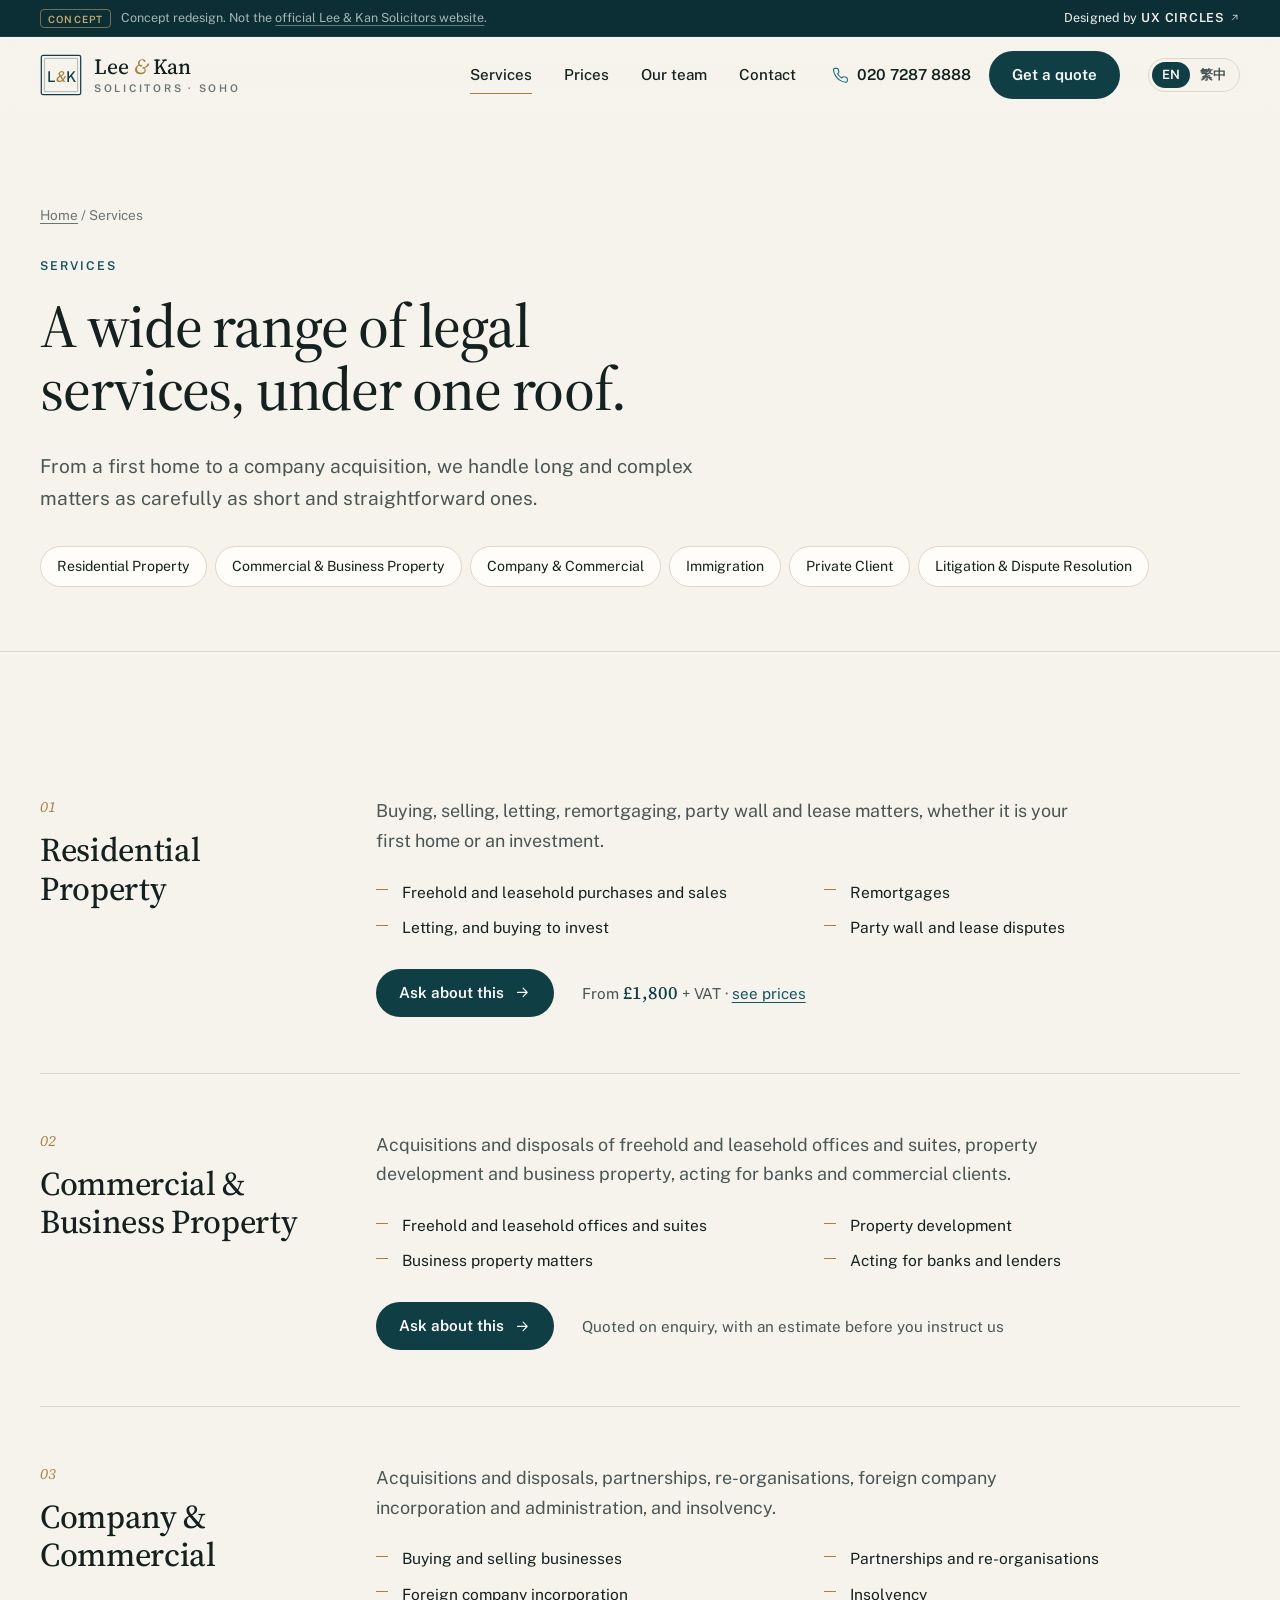
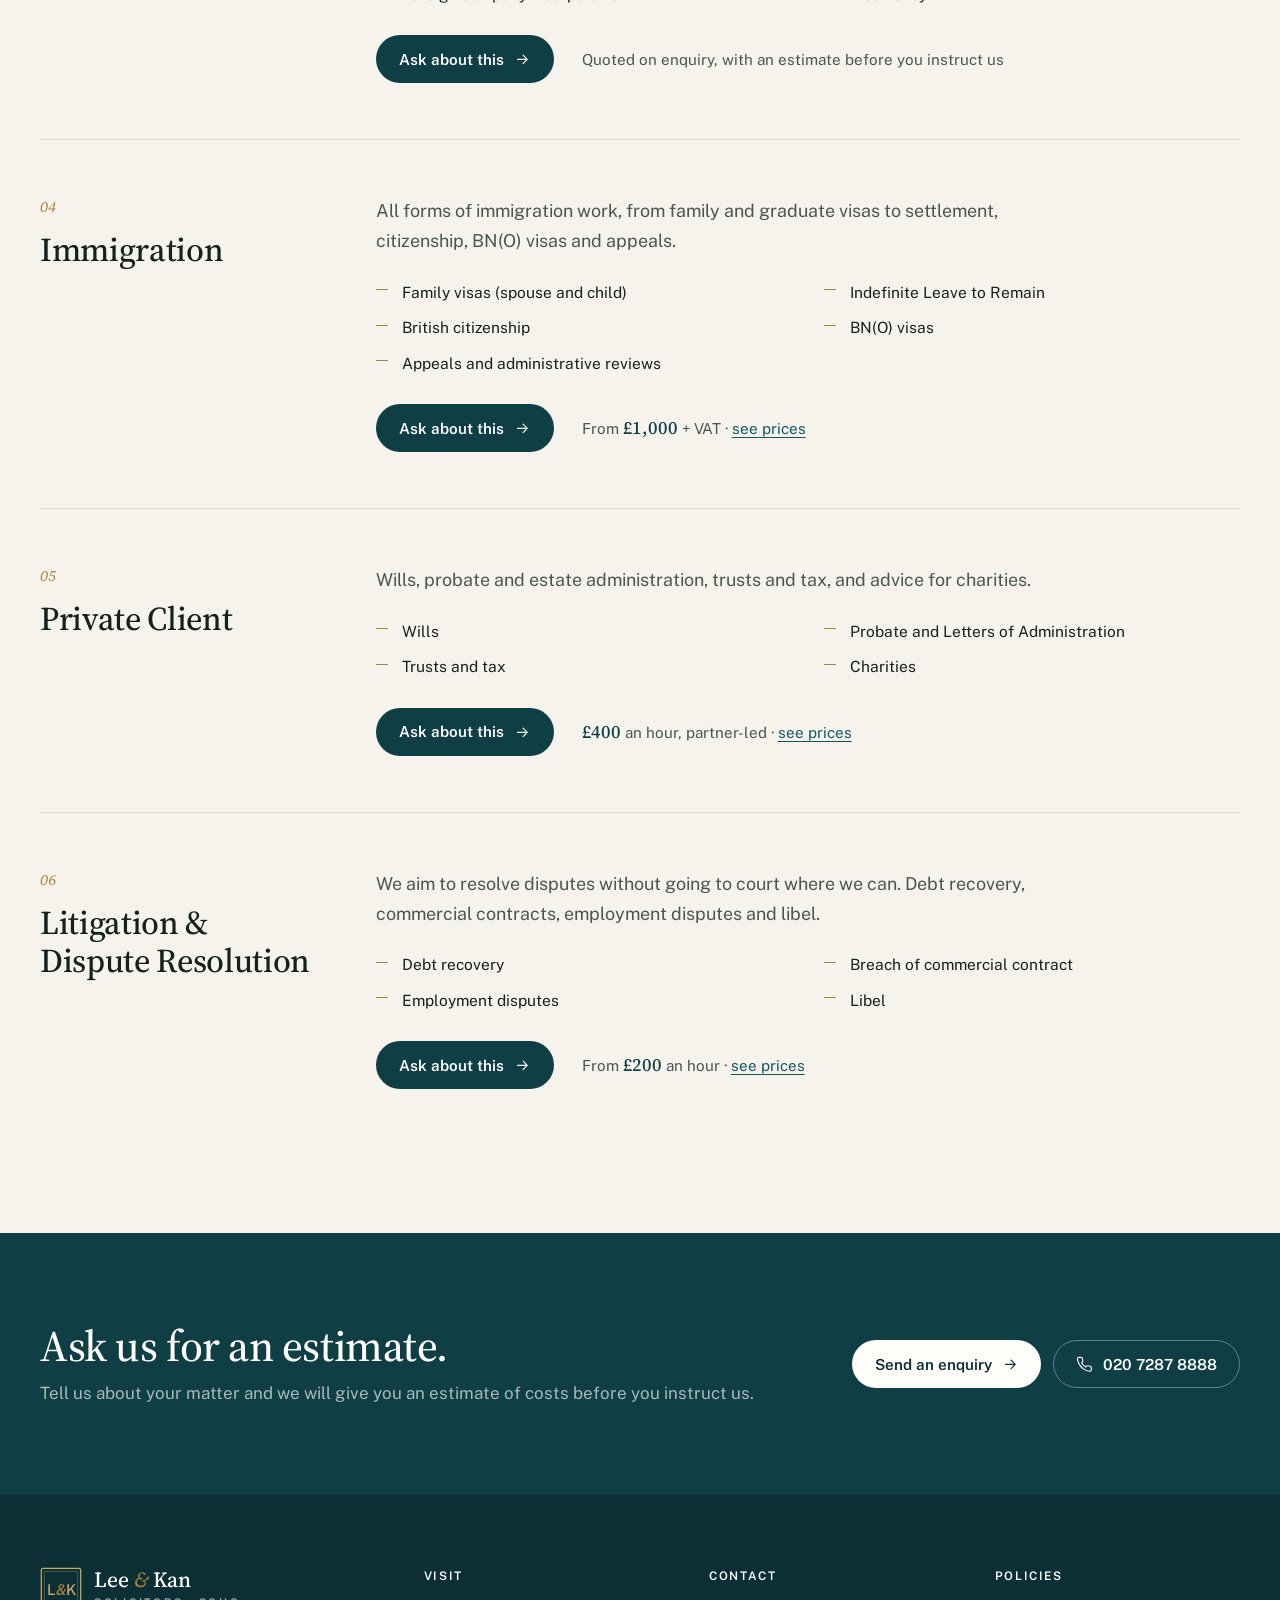
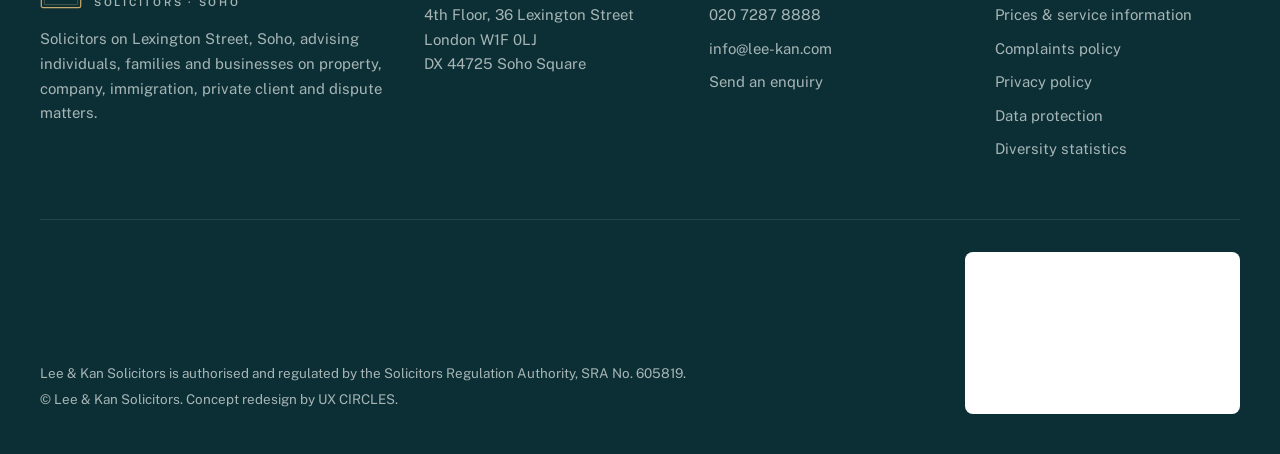
<file: services.html>
<!doctype html>
<html lang="en-GB" class="no-js">
<head>
<meta charset="utf-8">
<meta name="viewport" content="width=device-width, initial-scale=1">
<title>Services | Lee &amp; Kan Solicitors</title>
<meta name="description" content="Residential and commercial property, company and commercial, immigration, private client, and litigation and dispute resolution in Soho, London.">
<meta property="og:title" content="Services | Lee &amp; Kan Solicitors">
<meta property="og:description" content="Residential and commercial property, company and commercial, immigration, private client, and litigation and dispute resolution in Soho, London.">
<meta name="robots" content="noindex, nofollow">
<meta name="theme-color" content="#0b2f35">
<link rel="alternate" hreflang="en-GB" href="services.html">
<link rel="alternate" hreflang="zh-Hant" href="zh/services.html">
<link rel="icon" href="assets/img/favicon.svg" type="image/svg+xml">
<link rel="preconnect" href="https://fonts.googleapis.com">
<link rel="preconnect" href="https://fonts.gstatic.com" crossorigin>
<link rel="stylesheet" href="https://fonts.googleapis.com/css2?family=Public+Sans:wght@400;500;600&family=Source+Serif+4:ital,opsz,wght@0,8..60,400;0,8..60,500;0,8..60,600;1,8..60,400;1,8..60,500&display=swap">
<link rel="stylesheet" href="assets/css/style.css">
</head>
<body class="lang-en">
<a class="skip" href="#main">Skip to content</a>
<div class="concept-bar" role="note">
  <div class="container concept-inner">
    <p><span class="concept-tag">Concept</span><span class="concept-long">Concept redesign. Not the <a href="https://www.lee-kan.com/" target="_blank" rel="noopener">official Lee &amp; Kan Solicitors website</a>.</span></p>
    <a href="https://ux-circles.com/professionals" target="_blank" rel="noopener"><span class="concept-by">Designed by </span><strong>UX CIRCLES</strong> <svg class="ic-ext" viewBox="0 0 24 24" fill="none" stroke="currentColor" stroke-width="1.6" stroke-linecap="round" stroke-linejoin="round" aria-hidden="true"><path d="M7 17 17 7M9 7h8v8"/></svg></a>
  </div>
</div>
<header class="site-header">
  <div class="container header-inner">
    <a class="brand" href="index.html" aria-label="Lee &amp; Kan Solicitors, home"><svg class="brand-mark" viewBox="0 0 48 48" fill="none" aria-hidden="true"><rect x="1.5" y="1.5" width="45" height="45" rx="2" stroke="currentColor" stroke-width="1.4"/><rect x="5" y="5" width="38" height="38" rx="1" stroke="currentColor" stroke-width=".7" opacity=".55"/><text x="24" y="31.5" text-anchor="middle" font-family="Source Serif 4, Georgia, serif" font-size="17" font-weight="500" fill="currentColor">L<tspan font-style="italic" fill="#a8813f">&amp;</tspan>K</text></svg><span class="brand-text"><span class="brand-name">Lee <span>&amp;</span> Kan</span><span class="brand-sub">Solicitors · Soho</span></span></a>
    <nav class="nav" id="site-nav" aria-label="Main">
      <a href="services.html" aria-current="page">Services</a>
<a href="fees.html">Prices</a>
<a href="team.html">Our team</a>
<a href="contact.html">Contact</a>
      <div class="nav-extra">
        <a class="nav-phone" href="tel:+442072878888"><svg class="ic" viewBox="0 0 24 24" fill="none" stroke="currentColor" stroke-width="1.6" stroke-linecap="round" stroke-linejoin="round" aria-hidden="true"><path d="M22 16.9v3a2 2 0 0 1-2.2 2 19.8 19.8 0 0 1-8.6-3.1 19.5 19.5 0 0 1-6-6A19.8 19.8 0 0 1 2.1 4.2 2 2 0 0 1 4.1 2h3a2 2 0 0 1 2 1.7c.1.9.4 1.8.7 2.7a2 2 0 0 1-.5 2.1L8 9.8a16 16 0 0 0 6 6l1.3-1.3a2 2 0 0 1 2.1-.4c.9.3 1.8.6 2.7.7a2 2 0 0 1 1.7 2z"/></svg><span>020 7287 8888</span></a>
        <a class="btn btn-primary" href="contact.html#enquiry">Get a quote</a>
      </div>
    </nav>
    <div class="header-tools">
      <div class="lang-switch" aria-label="Language"><a href="services.html" lang="en-GB" hreflang="en-GB" aria-current="true">EN</a><a href="zh/services.html" lang="zh-Hant" hreflang="zh-Hant">繁中</a></div>
      <button class="nav-toggle" type="button" aria-expanded="false" aria-controls="site-nav" aria-label="Menu"><svg class="ic-open" viewBox="0 0 24 24" fill="none" stroke="currentColor" stroke-width="1.6" stroke-linecap="round" stroke-linejoin="round" aria-hidden="true"><path d="M4 7h16M4 12h16M4 17h16"/></svg><svg class="ic-close" viewBox="0 0 24 24" fill="none" stroke="currentColor" stroke-width="1.6" stroke-linecap="round" stroke-linejoin="round" aria-hidden="true"><path d="M6 6l12 12M18 6 6 18"/></svg></button>
    </div>
  </div>
</header>
<main id="main">

<section class="page-head">
  <div class="container">
    <p class="crumbs"><a href="index.html">Home</a> / Services</p>
    <p class="eyebrow">Services</p>
    <h1>A wide range of legal services, under one roof.</h1>
    <p class="lede">From a first home to a company acquisition, we handle long and complex matters as carefully as short and straightforward ones.</p>
    <nav class="jump" aria-label="Jump to a service"><a href="#residential">Residential Property</a><a href="#commercial">Commercial &amp; Business Property</a><a href="#company">Company &amp; Commercial</a><a href="#immigration">Immigration</a><a href="#private-client">Private Client</a><a href="#litigation">Litigation &amp; Dispute Resolution</a></nav>
  </div>
</section>
<section class="section-tight">
  <div class="container">
<article class="svc reveal" id="residential">
  <div class="svc-side"><span class="area-num">01</span><h2>Residential Property</h2></div>
  <div class="svc-body">
    <p>Buying, selling, letting, remortgaging, party wall and lease matters, whether it is your first home or an investment.</p>
    <ul class="ticks"><li>Freehold and leasehold purchases and sales</li><li>Remortgages</li><li>Letting, and buying to invest</li><li>Party wall and lease disputes</li></ul>
    <div class="svc-foot">
      <a class="btn btn-primary" href="contact.html?matter=residential#enquiry">Ask about this <svg class="ic" viewBox="0 0 24 24" fill="none" stroke="currentColor" stroke-width="1.6" stroke-linecap="round" stroke-linejoin="round" aria-hidden="true"><path d="M5 12h14M13 6l6 6-6 6"/></svg></a>
      <span class="price-tag">From <strong>£1,800</strong> + VAT · <a href="fees.html#freehold">see prices</a></span>
    </div>
  </div>
</article>
<article class="svc reveal" id="commercial">
  <div class="svc-side"><span class="area-num">02</span><h2>Commercial &amp; Business Property</h2></div>
  <div class="svc-body">
    <p>Acquisitions and disposals of freehold and leasehold offices and suites, property development and business property, acting for banks and commercial clients.</p>
    <ul class="ticks"><li>Freehold and leasehold offices and suites</li><li>Property development</li><li>Business property matters</li><li>Acting for banks and lenders</li></ul>
    <div class="svc-foot">
      <a class="btn btn-primary" href="contact.html?matter=commercial#enquiry">Ask about this <svg class="ic" viewBox="0 0 24 24" fill="none" stroke="currentColor" stroke-width="1.6" stroke-linecap="round" stroke-linejoin="round" aria-hidden="true"><path d="M5 12h14M13 6l6 6-6 6"/></svg></a>
      <span class="price-tag">Quoted on enquiry, with an estimate before you instruct us</span>
    </div>
  </div>
</article>
<article class="svc reveal" id="company">
  <div class="svc-side"><span class="area-num">03</span><h2>Company &amp; Commercial</h2></div>
  <div class="svc-body">
    <p>Acquisitions and disposals, partnerships, re-organisations, foreign company incorporation and administration, and insolvency.</p>
    <ul class="ticks"><li>Buying and selling businesses</li><li>Partnerships and re-organisations</li><li>Foreign company incorporation</li><li>Insolvency</li></ul>
    <div class="svc-foot">
      <a class="btn btn-primary" href="contact.html?matter=company#enquiry">Ask about this <svg class="ic" viewBox="0 0 24 24" fill="none" stroke="currentColor" stroke-width="1.6" stroke-linecap="round" stroke-linejoin="round" aria-hidden="true"><path d="M5 12h14M13 6l6 6-6 6"/></svg></a>
      <span class="price-tag">Quoted on enquiry, with an estimate before you instruct us</span>
    </div>
  </div>
</article>
<article class="svc reveal" id="immigration">
  <div class="svc-side"><span class="area-num">04</span><h2>Immigration</h2></div>
  <div class="svc-body">
    <p>All forms of immigration work, from family and graduate visas to settlement, citizenship, BN(O) visas and appeals.</p>
    <ul class="ticks"><li>Family visas (spouse and child)</li><li>Indefinite Leave to Remain</li><li>British citizenship</li><li>BN(O) visas</li><li>Appeals and administrative reviews</li></ul>
    <div class="svc-foot">
      <a class="btn btn-primary" href="contact.html?matter=immigration#enquiry">Ask about this <svg class="ic" viewBox="0 0 24 24" fill="none" stroke="currentColor" stroke-width="1.6" stroke-linecap="round" stroke-linejoin="round" aria-hidden="true"><path d="M5 12h14M13 6l6 6-6 6"/></svg></a>
      <span class="price-tag">From <strong>£1,000</strong> + VAT · <a href="fees.html#immigration">see prices</a></span>
    </div>
  </div>
</article>
<article class="svc reveal" id="private-client">
  <div class="svc-side"><span class="area-num">05</span><h2>Private Client</h2></div>
  <div class="svc-body">
    <p>Wills, probate and estate administration, trusts and tax, and advice for charities.</p>
    <ul class="ticks"><li>Wills</li><li>Probate and Letters of Administration</li><li>Trusts and tax</li><li>Charities</li></ul>
    <div class="svc-foot">
      <a class="btn btn-primary" href="contact.html?matter=private-client#enquiry">Ask about this <svg class="ic" viewBox="0 0 24 24" fill="none" stroke="currentColor" stroke-width="1.6" stroke-linecap="round" stroke-linejoin="round" aria-hidden="true"><path d="M5 12h14M13 6l6 6-6 6"/></svg></a>
      <span class="price-tag"><strong>£400</strong> an hour, partner-led · <a href="fees.html#probate">see prices</a></span>
    </div>
  </div>
</article>
<article class="svc reveal" id="litigation">
  <div class="svc-side"><span class="area-num">06</span><h2>Litigation &amp; Dispute Resolution</h2></div>
  <div class="svc-body">
    <p>We aim to resolve disputes without going to court where we can. Debt recovery, commercial contracts, employment disputes and libel.</p>
    <ul class="ticks"><li>Debt recovery</li><li>Breach of commercial contract</li><li>Employment disputes</li><li>Libel</li></ul>
    <div class="svc-foot">
      <a class="btn btn-primary" href="contact.html?matter=litigation#enquiry">Ask about this <svg class="ic" viewBox="0 0 24 24" fill="none" stroke="currentColor" stroke-width="1.6" stroke-linecap="round" stroke-linejoin="round" aria-hidden="true"><path d="M5 12h14M13 6l6 6-6 6"/></svg></a>
      <span class="price-tag">From <strong>£200</strong> an hour · <a href="fees.html#debt">see prices</a></span>
    </div>
  </div>
</article>
  </div>
</section>
<section class="cta-band">
  <div class="container cta-inner">
    <div>
      <h2>Ask us for an estimate.</h2>
      <p>Tell us about your matter and we will give you an estimate of costs before you instruct us.</p>
    </div>
    <div class="cta-actions">
      <a class="btn btn-light" href="contact.html#enquiry">Send an enquiry <svg class="ic" viewBox="0 0 24 24" fill="none" stroke="currentColor" stroke-width="1.6" stroke-linecap="round" stroke-linejoin="round" aria-hidden="true"><path d="M5 12h14M13 6l6 6-6 6"/></svg></a>
      <a class="btn btn-outline-light" href="tel:+442072878888"><svg class="ic" viewBox="0 0 24 24" fill="none" stroke="currentColor" stroke-width="1.6" stroke-linecap="round" stroke-linejoin="round" aria-hidden="true"><path d="M22 16.9v3a2 2 0 0 1-2.2 2 19.8 19.8 0 0 1-8.6-3.1 19.5 19.5 0 0 1-6-6A19.8 19.8 0 0 1 2.1 4.2 2 2 0 0 1 4.1 2h3a2 2 0 0 1 2 1.7c.1.9.4 1.8.7 2.7a2 2 0 0 1-.5 2.1L8 9.8a16 16 0 0 0 6 6l1.3-1.3a2 2 0 0 1 2.1-.4c.9.3 1.8.6 2.7.7a2 2 0 0 1 1.7 2z"/></svg> 020 7287 8888</a>
    </div>
  </div>
</section>

</main>
<footer class="site-footer">
  <div class="container">
    <div class="footer-grid">
      <div>
        <a class="brand" href="index.html" aria-label="Lee &amp; Kan Solicitors, home"><svg class="brand-mark" viewBox="0 0 48 48" fill="none" aria-hidden="true"><rect x="1.5" y="1.5" width="45" height="45" rx="2" stroke="currentColor" stroke-width="1.4"/><rect x="5" y="5" width="38" height="38" rx="1" stroke="currentColor" stroke-width=".7" opacity=".55"/><text x="24" y="31.5" text-anchor="middle" font-family="Source Serif 4, Georgia, serif" font-size="17" font-weight="500" fill="currentColor">L<tspan font-style="italic" fill="#a8813f">&amp;</tspan>K</text></svg><span class="brand-text"><span class="brand-name">Lee <span>&amp;</span> Kan</span><span class="brand-sub">Solicitors · Soho</span></span></a>
        <p>Solicitors on Lexington Street, Soho, advising individuals, families and businesses on property, company, immigration, private client and dispute matters.</p>
      </div>
      <div>
        <p class="footer-h">Visit</p>
        <address>4th Floor, 36 Lexington Street<br>London W1F 0LJ<br>DX 44725 Soho Square</address>
      </div>
      <div>
        <p class="footer-h">Contact</p>
        <ul>
          <li><a href="tel:+442072878888">020 7287 8888</a></li>
          <li><a href="mailto:info@lee-kan.com">info@lee-kan.com</a></li>
          <li><a href="contact.html#enquiry">Send an enquiry</a></li>
        </ul>
      </div>
      <div>
        <p class="footer-h">Policies</p>
        <ul>
          <li><a href="fees.html">Prices &amp; service information</a></li>
          <li><a href="https://www.lee-kan.com/Complaints.pdf" target="_blank" rel="noopener">Complaints policy</a></li>
          <li><a href="https://www.lee-kan.com/LKPrivacy.pdf" target="_blank" rel="noopener">Privacy policy</a></li>
          <li><a href="https://www.lee-kan.com/Data.pdf" target="_blank" rel="noopener">Data protection</a></li>
          <li><a href="https://www.lee-kan.com/LKDiversity.pdf" target="_blank" rel="noopener">Diversity statistics</a></li>
        </ul>
      </div>
    </div>
    <div class="footer-legal">
      <div>
        <p>Lee &amp; Kan Solicitors is authorised and regulated by the Solicitors Regulation Authority, SRA No. 605819.</p>
        <p>&copy; Lee &amp; Kan Solicitors. Concept redesign by <a href="https://ux-circles.com/professionals" target="_blank" rel="noopener">UX CIRCLES</a>.</p>
      </div>
      <div class="sra-badge"><div><div><iframe frameborder="0" scrolling="no" allowTransparency="true" src="https://cdn.yoshki.com/iframe/55847r.html" title="SRA digital badge"></iframe></div></div></div>
    </div>
  </div>
</footer>
<div class="mobile-cta">
  <a class="btn btn-ghost" href="tel:+442072878888"><svg class="ic" viewBox="0 0 24 24" fill="none" stroke="currentColor" stroke-width="1.6" stroke-linecap="round" stroke-linejoin="round" aria-hidden="true"><path d="M22 16.9v3a2 2 0 0 1-2.2 2 19.8 19.8 0 0 1-8.6-3.1 19.5 19.5 0 0 1-6-6A19.8 19.8 0 0 1 2.1 4.2 2 2 0 0 1 4.1 2h3a2 2 0 0 1 2 1.7c.1.9.4 1.8.7 2.7a2 2 0 0 1-.5 2.1L8 9.8a16 16 0 0 0 6 6l1.3-1.3a2 2 0 0 1 2.1-.4c.9.3 1.8.6 2.7.7a2 2 0 0 1 1.7 2z"/></svg> Call us</a>
  <a class="btn btn-primary" href="contact.html#enquiry">Get a quote</a>
</div>
<script src="assets/js/main.js"></script>
</body>
</html>
</file>
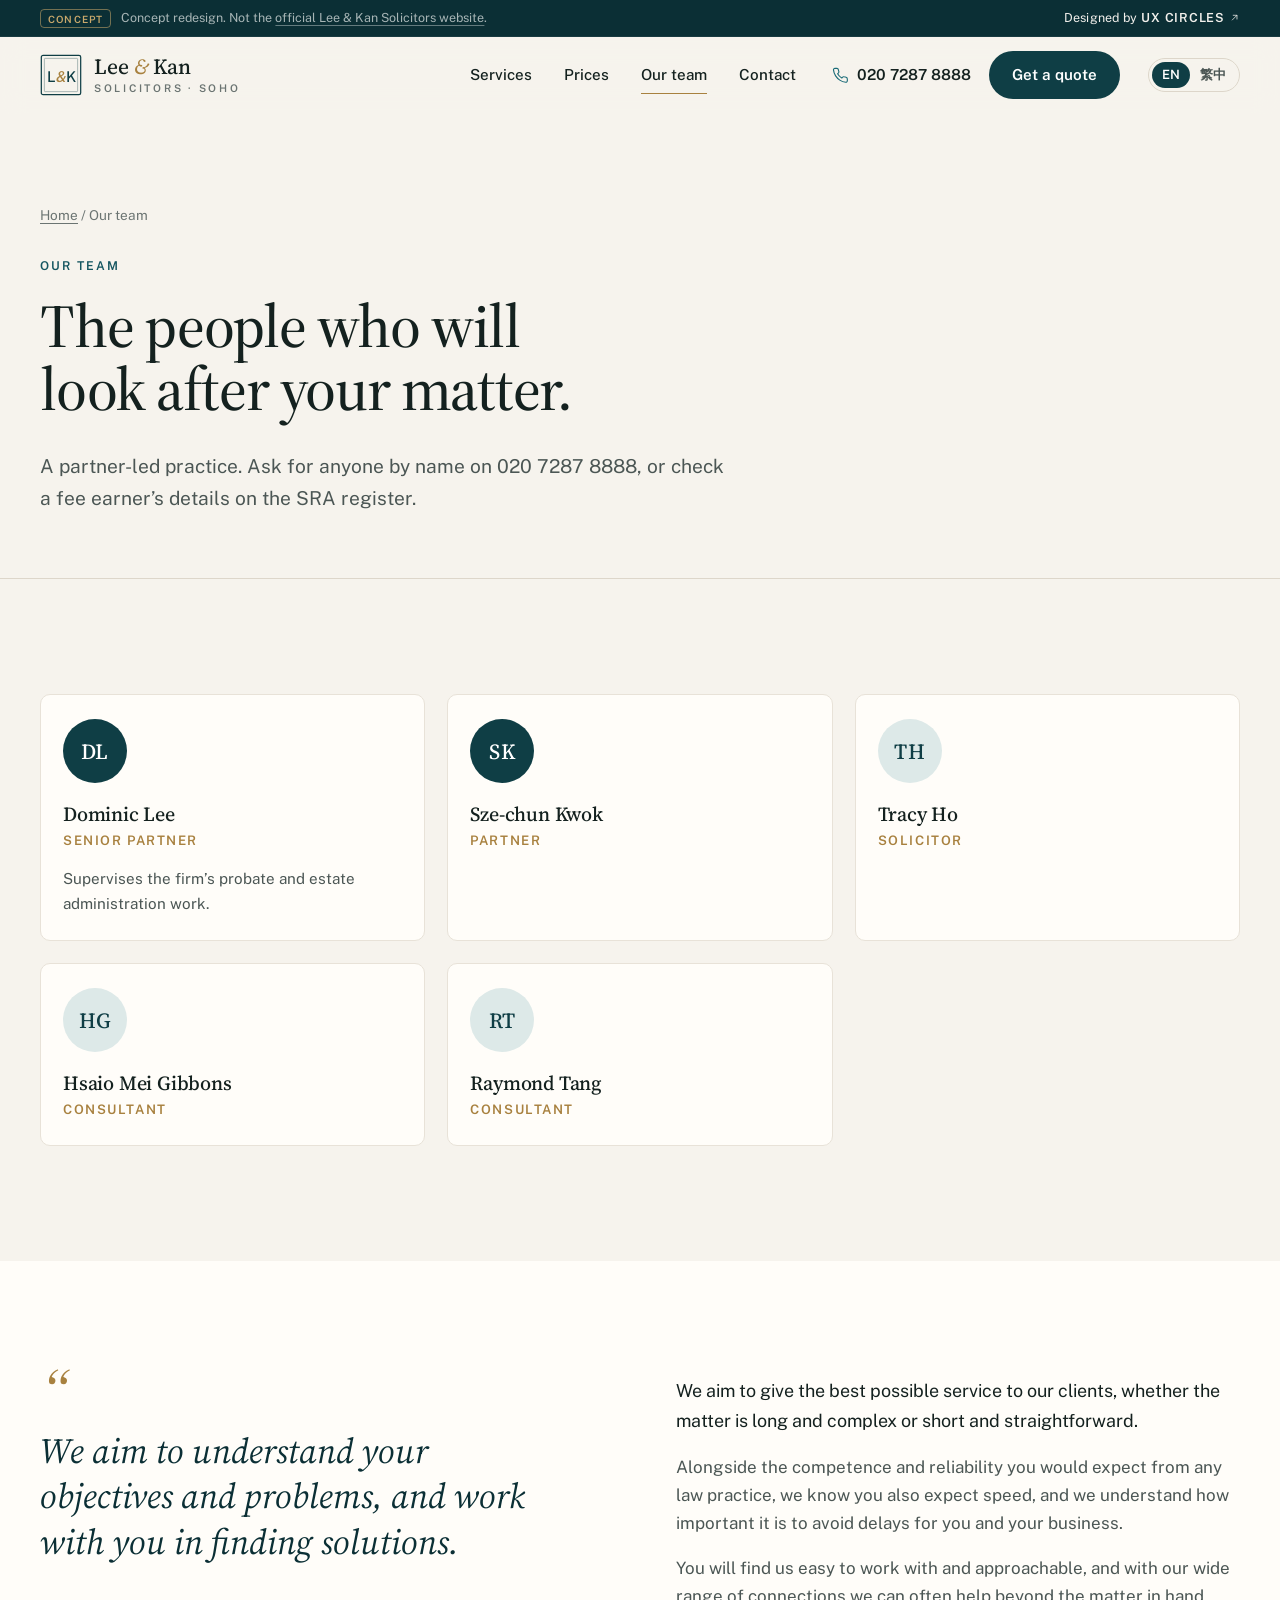
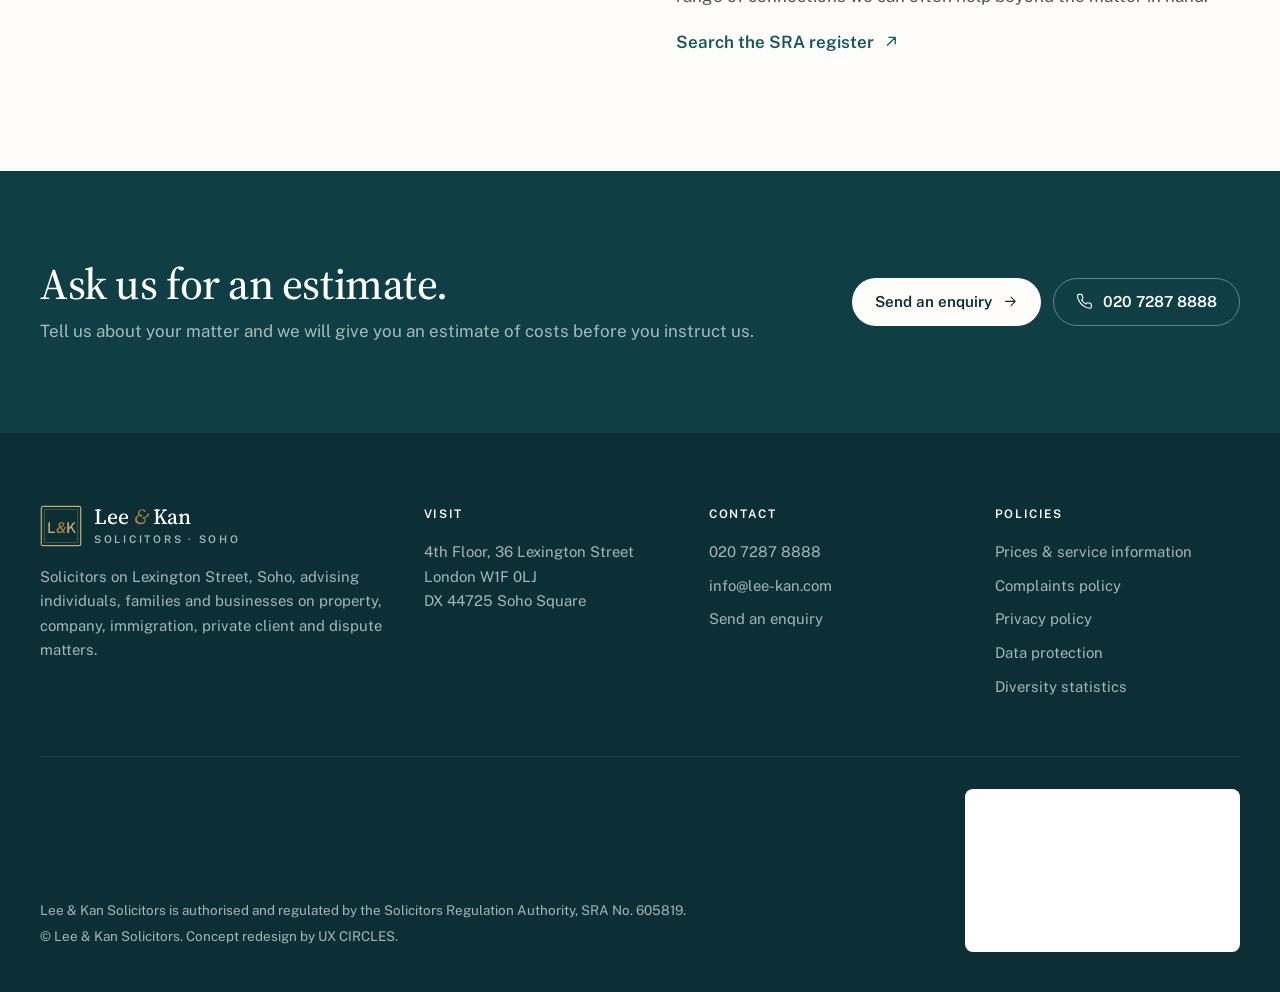
<file: team.html>
<!doctype html>
<html lang="en-GB" class="no-js">
<head>
<meta charset="utf-8">
<meta name="viewport" content="width=device-width, initial-scale=1">
<title>Our Team | Lee &amp; Kan Solicitors</title>
<meta name="description" content="Meet the partners, solicitors and consultants at Lee & Kan Solicitors, Lexington Street, Soho.">
<meta property="og:title" content="Our Team | Lee &amp; Kan Solicitors">
<meta property="og:description" content="Meet the partners, solicitors and consultants at Lee & Kan Solicitors, Lexington Street, Soho.">
<meta name="robots" content="noindex, nofollow">
<meta name="theme-color" content="#0b2f35">
<link rel="alternate" hreflang="en-GB" href="team.html">
<link rel="alternate" hreflang="zh-Hant" href="zh/team.html">
<link rel="icon" href="assets/img/favicon.svg" type="image/svg+xml">
<link rel="preconnect" href="https://fonts.googleapis.com">
<link rel="preconnect" href="https://fonts.gstatic.com" crossorigin>
<link rel="stylesheet" href="https://fonts.googleapis.com/css2?family=Public+Sans:wght@400;500;600&family=Source+Serif+4:ital,opsz,wght@0,8..60,400;0,8..60,500;0,8..60,600;1,8..60,400;1,8..60,500&display=swap">
<link rel="stylesheet" href="assets/css/style.css">
</head>
<body class="lang-en">
<a class="skip" href="#main">Skip to content</a>
<div class="concept-bar" role="note">
  <div class="container concept-inner">
    <p><span class="concept-tag">Concept</span><span class="concept-long">Concept redesign. Not the <a href="https://www.lee-kan.com/" target="_blank" rel="noopener">official Lee &amp; Kan Solicitors website</a>.</span></p>
    <a href="https://ux-circles.com/professionals" target="_blank" rel="noopener"><span class="concept-by">Designed by </span><strong>UX CIRCLES</strong> <svg class="ic-ext" viewBox="0 0 24 24" fill="none" stroke="currentColor" stroke-width="1.6" stroke-linecap="round" stroke-linejoin="round" aria-hidden="true"><path d="M7 17 17 7M9 7h8v8"/></svg></a>
  </div>
</div>
<header class="site-header">
  <div class="container header-inner">
    <a class="brand" href="index.html" aria-label="Lee &amp; Kan Solicitors, home"><svg class="brand-mark" viewBox="0 0 48 48" fill="none" aria-hidden="true"><rect x="1.5" y="1.5" width="45" height="45" rx="2" stroke="currentColor" stroke-width="1.4"/><rect x="5" y="5" width="38" height="38" rx="1" stroke="currentColor" stroke-width=".7" opacity=".55"/><text x="24" y="31.5" text-anchor="middle" font-family="Source Serif 4, Georgia, serif" font-size="17" font-weight="500" fill="currentColor">L<tspan font-style="italic" fill="#a8813f">&amp;</tspan>K</text></svg><span class="brand-text"><span class="brand-name">Lee <span>&amp;</span> Kan</span><span class="brand-sub">Solicitors · Soho</span></span></a>
    <nav class="nav" id="site-nav" aria-label="Main">
      <a href="services.html">Services</a>
<a href="fees.html">Prices</a>
<a href="team.html" aria-current="page">Our team</a>
<a href="contact.html">Contact</a>
      <div class="nav-extra">
        <a class="nav-phone" href="tel:+442072878888"><svg class="ic" viewBox="0 0 24 24" fill="none" stroke="currentColor" stroke-width="1.6" stroke-linecap="round" stroke-linejoin="round" aria-hidden="true"><path d="M22 16.9v3a2 2 0 0 1-2.2 2 19.8 19.8 0 0 1-8.6-3.1 19.5 19.5 0 0 1-6-6A19.8 19.8 0 0 1 2.1 4.2 2 2 0 0 1 4.1 2h3a2 2 0 0 1 2 1.7c.1.9.4 1.8.7 2.7a2 2 0 0 1-.5 2.1L8 9.8a16 16 0 0 0 6 6l1.3-1.3a2 2 0 0 1 2.1-.4c.9.3 1.8.6 2.7.7a2 2 0 0 1 1.7 2z"/></svg><span>020 7287 8888</span></a>
        <a class="btn btn-primary" href="contact.html#enquiry">Get a quote</a>
      </div>
    </nav>
    <div class="header-tools">
      <div class="lang-switch" aria-label="Language"><a href="team.html" lang="en-GB" hreflang="en-GB" aria-current="true">EN</a><a href="zh/team.html" lang="zh-Hant" hreflang="zh-Hant">繁中</a></div>
      <button class="nav-toggle" type="button" aria-expanded="false" aria-controls="site-nav" aria-label="Menu"><svg class="ic-open" viewBox="0 0 24 24" fill="none" stroke="currentColor" stroke-width="1.6" stroke-linecap="round" stroke-linejoin="round" aria-hidden="true"><path d="M4 7h16M4 12h16M4 17h16"/></svg><svg class="ic-close" viewBox="0 0 24 24" fill="none" stroke="currentColor" stroke-width="1.6" stroke-linecap="round" stroke-linejoin="round" aria-hidden="true"><path d="M6 6l12 12M18 6 6 18"/></svg></button>
    </div>
  </div>
</header>
<main id="main">

<section class="page-head">
  <div class="container">
    <p class="crumbs"><a href="index.html">Home</a> / Our team</p>
    <p class="eyebrow">Our team</p>
    <h1>The people who will look after your matter.</h1>
    <p class="lede">A partner-led practice. Ask for anyone by name on 020 7287 8888, or check a fee earner’s details on the SRA register.</p>
  </div>
</section>
<section class="section">
  <div class="container">
    <div class="team team-lg">
<article class="person partner reveal"><div class="avatar" aria-hidden="true">DL</div><h3 lang="en">Dominic Lee</h3><p class="role">Senior Partner</p><p class="bio">Supervises the firm’s probate and estate administration work.</p></article>
<article class="person partner reveal"><div class="avatar" aria-hidden="true">SK</div><h3 lang="en">Sze-chun Kwok</h3><p class="role">Partner</p></article>
<article class="person reveal"><div class="avatar" aria-hidden="true">TH</div><h3 lang="en">Tracy Ho</h3><p class="role">Solicitor</p></article>
<article class="person reveal"><div class="avatar" aria-hidden="true">HG</div><h3 lang="en">Hsaio Mei Gibbons</h3><p class="role">Consultant</p></article>
<article class="person reveal"><div class="avatar" aria-hidden="true">RT</div><h3 lang="en">Raymond Tang</h3><p class="role">Consultant</p></article>
    </div>
  </div>
</section>
<section class="section section-white">
  <div class="container split">
    <p class="pull">We aim to understand your objectives and problems, and work with you in finding solutions.</p>
    <div class="prose">
      <p>We aim to give the best possible service to our clients, whether the matter is long and complex or short and straightforward.</p>
      <p>Alongside the competence and reliability you would expect from any law practice, we know you also expect speed, and we understand how important it is to avoid delays for you and your business.</p>
      <p>You will find us easy to work with and approachable, and with our wide range of connections we can often help beyond the matter in hand.</p>
      <a class="text-link" href="https://www.sra.org.uk/consumers/register/" target="_blank" rel="noopener">Search the SRA register <svg class="ic" viewBox="0 0 24 24" fill="none" stroke="currentColor" stroke-width="1.6" stroke-linecap="round" stroke-linejoin="round" aria-hidden="true"><path d="M7 17 17 7M9 7h8v8"/></svg></a>
    </div>
  </div>
</section>
<section class="cta-band">
  <div class="container cta-inner">
    <div>
      <h2>Ask us for an estimate.</h2>
      <p>Tell us about your matter and we will give you an estimate of costs before you instruct us.</p>
    </div>
    <div class="cta-actions">
      <a class="btn btn-light" href="contact.html#enquiry">Send an enquiry <svg class="ic" viewBox="0 0 24 24" fill="none" stroke="currentColor" stroke-width="1.6" stroke-linecap="round" stroke-linejoin="round" aria-hidden="true"><path d="M5 12h14M13 6l6 6-6 6"/></svg></a>
      <a class="btn btn-outline-light" href="tel:+442072878888"><svg class="ic" viewBox="0 0 24 24" fill="none" stroke="currentColor" stroke-width="1.6" stroke-linecap="round" stroke-linejoin="round" aria-hidden="true"><path d="M22 16.9v3a2 2 0 0 1-2.2 2 19.8 19.8 0 0 1-8.6-3.1 19.5 19.5 0 0 1-6-6A19.8 19.8 0 0 1 2.1 4.2 2 2 0 0 1 4.1 2h3a2 2 0 0 1 2 1.7c.1.9.4 1.8.7 2.7a2 2 0 0 1-.5 2.1L8 9.8a16 16 0 0 0 6 6l1.3-1.3a2 2 0 0 1 2.1-.4c.9.3 1.8.6 2.7.7a2 2 0 0 1 1.7 2z"/></svg> 020 7287 8888</a>
    </div>
  </div>
</section>

</main>
<footer class="site-footer">
  <div class="container">
    <div class="footer-grid">
      <div>
        <a class="brand" href="index.html" aria-label="Lee &amp; Kan Solicitors, home"><svg class="brand-mark" viewBox="0 0 48 48" fill="none" aria-hidden="true"><rect x="1.5" y="1.5" width="45" height="45" rx="2" stroke="currentColor" stroke-width="1.4"/><rect x="5" y="5" width="38" height="38" rx="1" stroke="currentColor" stroke-width=".7" opacity=".55"/><text x="24" y="31.5" text-anchor="middle" font-family="Source Serif 4, Georgia, serif" font-size="17" font-weight="500" fill="currentColor">L<tspan font-style="italic" fill="#a8813f">&amp;</tspan>K</text></svg><span class="brand-text"><span class="brand-name">Lee <span>&amp;</span> Kan</span><span class="brand-sub">Solicitors · Soho</span></span></a>
        <p>Solicitors on Lexington Street, Soho, advising individuals, families and businesses on property, company, immigration, private client and dispute matters.</p>
      </div>
      <div>
        <p class="footer-h">Visit</p>
        <address>4th Floor, 36 Lexington Street<br>London W1F 0LJ<br>DX 44725 Soho Square</address>
      </div>
      <div>
        <p class="footer-h">Contact</p>
        <ul>
          <li><a href="tel:+442072878888">020 7287 8888</a></li>
          <li><a href="mailto:info@lee-kan.com">info@lee-kan.com</a></li>
          <li><a href="contact.html#enquiry">Send an enquiry</a></li>
        </ul>
      </div>
      <div>
        <p class="footer-h">Policies</p>
        <ul>
          <li><a href="fees.html">Prices &amp; service information</a></li>
          <li><a href="https://www.lee-kan.com/Complaints.pdf" target="_blank" rel="noopener">Complaints policy</a></li>
          <li><a href="https://www.lee-kan.com/LKPrivacy.pdf" target="_blank" rel="noopener">Privacy policy</a></li>
          <li><a href="https://www.lee-kan.com/Data.pdf" target="_blank" rel="noopener">Data protection</a></li>
          <li><a href="https://www.lee-kan.com/LKDiversity.pdf" target="_blank" rel="noopener">Diversity statistics</a></li>
        </ul>
      </div>
    </div>
    <div class="footer-legal">
      <div>
        <p>Lee &amp; Kan Solicitors is authorised and regulated by the Solicitors Regulation Authority, SRA No. 605819.</p>
        <p>&copy; Lee &amp; Kan Solicitors. Concept redesign by <a href="https://ux-circles.com/professionals" target="_blank" rel="noopener">UX CIRCLES</a>.</p>
      </div>
      <div class="sra-badge"><div><div><iframe frameborder="0" scrolling="no" allowTransparency="true" src="https://cdn.yoshki.com/iframe/55847r.html" title="SRA digital badge"></iframe></div></div></div>
    </div>
  </div>
</footer>
<div class="mobile-cta">
  <a class="btn btn-ghost" href="tel:+442072878888"><svg class="ic" viewBox="0 0 24 24" fill="none" stroke="currentColor" stroke-width="1.6" stroke-linecap="round" stroke-linejoin="round" aria-hidden="true"><path d="M22 16.9v3a2 2 0 0 1-2.2 2 19.8 19.8 0 0 1-8.6-3.1 19.5 19.5 0 0 1-6-6A19.8 19.8 0 0 1 2.1 4.2 2 2 0 0 1 4.1 2h3a2 2 0 0 1 2 1.7c.1.9.4 1.8.7 2.7a2 2 0 0 1-.5 2.1L8 9.8a16 16 0 0 0 6 6l1.3-1.3a2 2 0 0 1 2.1-.4c.9.3 1.8.6 2.7.7a2 2 0 0 1 1.7 2z"/></svg> Call us</a>
  <a class="btn btn-primary" href="contact.html#enquiry">Get a quote</a>
</div>
<script src="assets/js/main.js"></script>
</body>
</html>
</file>
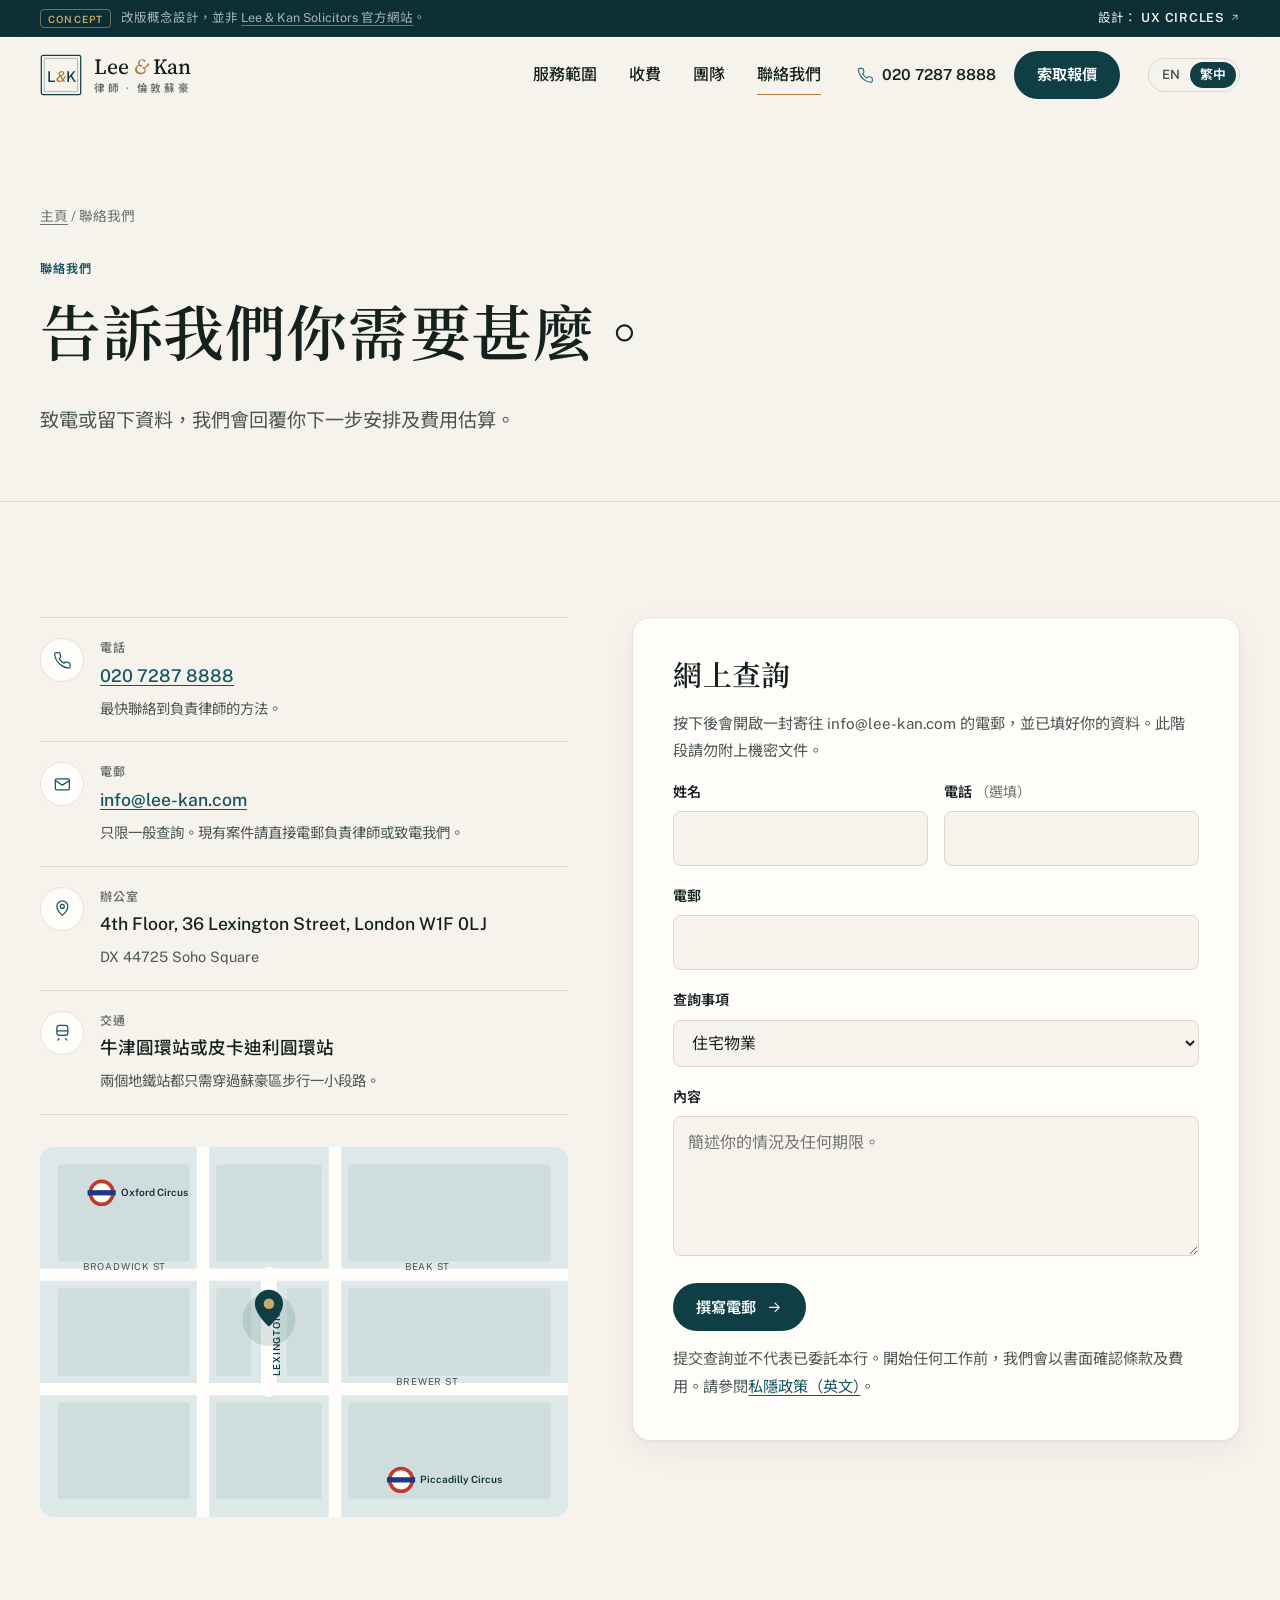
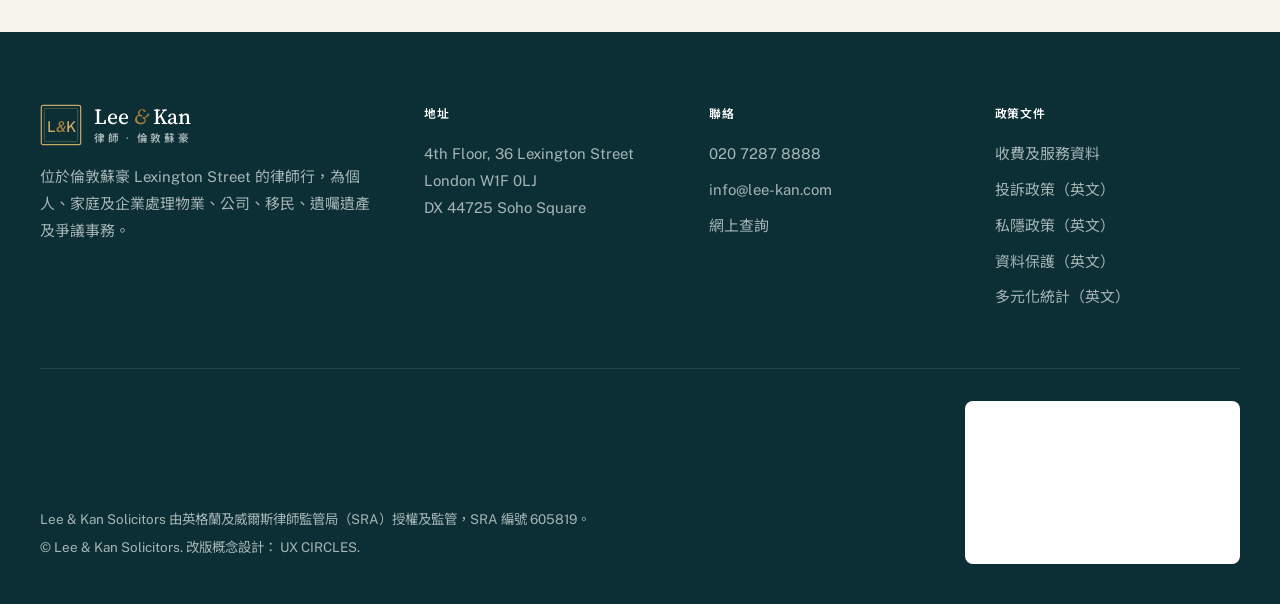
<file: zh/contact.html>
<!doctype html>
<html lang="zh-Hant-HK" class="no-js">
<head>
<meta charset="utf-8">
<meta name="viewport" content="width=device-width, initial-scale=1">
<title>聯絡我們｜Lee &amp; Kan Solicitors</title>
<meta name="description" content="聯絡 Lee & Kan Solicitors：4th Floor, 36 Lexington Street, London W1F 0LJ。電話 020 7287 8888。">
<meta property="og:title" content="聯絡我們｜Lee &amp; Kan Solicitors">
<meta property="og:description" content="聯絡 Lee & Kan Solicitors：4th Floor, 36 Lexington Street, London W1F 0LJ。電話 020 7287 8888。">
<meta name="robots" content="noindex, nofollow">
<meta name="theme-color" content="#0b2f35">
<link rel="alternate" hreflang="en-GB" href="../contact.html">
<link rel="alternate" hreflang="zh-Hant" href="contact.html">
<link rel="icon" href="../assets/img/favicon.svg" type="image/svg+xml">
<link rel="preconnect" href="https://fonts.googleapis.com">
<link rel="preconnect" href="https://fonts.gstatic.com" crossorigin>
<link rel="stylesheet" href="https://fonts.googleapis.com/css2?family=Public+Sans:wght@400;500;600&family=Source+Serif+4:ital,opsz,wght@0,8..60,400;0,8..60,500;0,8..60,600;1,8..60,400;1,8..60,500&family=Noto+Sans+TC:wght@400;500;600&family=Noto+Serif+TC:wght@500;600&display=swap">
<link rel="stylesheet" href="../assets/css/style.css">
</head>
<body class="lang-zh">
<a class="skip" href="#main">跳到主要內容</a>
<div class="concept-bar" role="note">
  <div class="container concept-inner">
    <p><span class="concept-tag">Concept</span><span class="concept-long">改版概念設計，並非 <a href="https://www.lee-kan.com/" target="_blank" rel="noopener">Lee &amp; Kan Solicitors 官方網站</a>。</span></p>
    <a href="https://ux-circles.com/professionals" target="_blank" rel="noopener"><span class="concept-by">設計：</span><strong>UX CIRCLES</strong> <svg class="ic-ext" viewBox="0 0 24 24" fill="none" stroke="currentColor" stroke-width="1.6" stroke-linecap="round" stroke-linejoin="round" aria-hidden="true"><path d="M7 17 17 7M9 7h8v8"/></svg></a>
  </div>
</div>
<header class="site-header">
  <div class="container header-inner">
    <a class="brand" href="index.html" aria-label="Lee &amp; Kan Solicitors 主頁"><svg class="brand-mark" viewBox="0 0 48 48" fill="none" aria-hidden="true"><rect x="1.5" y="1.5" width="45" height="45" rx="2" stroke="currentColor" stroke-width="1.4"/><rect x="5" y="5" width="38" height="38" rx="1" stroke="currentColor" stroke-width=".7" opacity=".55"/><text x="24" y="31.5" text-anchor="middle" font-family="Source Serif 4, Georgia, serif" font-size="17" font-weight="500" fill="currentColor">L<tspan font-style="italic" fill="#a8813f">&amp;</tspan>K</text></svg><span class="brand-text"><span class="brand-name">Lee <span>&amp;</span> Kan</span><span class="brand-sub">律師 · 倫敦蘇豪</span></span></a>
    <nav class="nav" id="site-nav" aria-label="主選單">
      <a href="services.html">服務範圍</a>
<a href="fees.html">收費</a>
<a href="team.html">團隊</a>
<a href="contact.html" aria-current="page">聯絡我們</a>
      <div class="nav-extra">
        <a class="nav-phone" href="tel:+442072878888"><svg class="ic" viewBox="0 0 24 24" fill="none" stroke="currentColor" stroke-width="1.6" stroke-linecap="round" stroke-linejoin="round" aria-hidden="true"><path d="M22 16.9v3a2 2 0 0 1-2.2 2 19.8 19.8 0 0 1-8.6-3.1 19.5 19.5 0 0 1-6-6A19.8 19.8 0 0 1 2.1 4.2 2 2 0 0 1 4.1 2h3a2 2 0 0 1 2 1.7c.1.9.4 1.8.7 2.7a2 2 0 0 1-.5 2.1L8 9.8a16 16 0 0 0 6 6l1.3-1.3a2 2 0 0 1 2.1-.4c.9.3 1.8.6 2.7.7a2 2 0 0 1 1.7 2z"/></svg><span>020 7287 8888</span></a>
        <a class="btn btn-primary" href="contact.html#enquiry">索取報價</a>
      </div>
    </nav>
    <div class="header-tools">
      <div class="lang-switch" aria-label="語言"><a href="../contact.html" lang="en-GB" hreflang="en-GB">EN</a><a href="contact.html" lang="zh-Hant" hreflang="zh-Hant" aria-current="true">繁中</a></div>
      <button class="nav-toggle" type="button" aria-expanded="false" aria-controls="site-nav" aria-label="選單"><svg class="ic-open" viewBox="0 0 24 24" fill="none" stroke="currentColor" stroke-width="1.6" stroke-linecap="round" stroke-linejoin="round" aria-hidden="true"><path d="M4 7h16M4 12h16M4 17h16"/></svg><svg class="ic-close" viewBox="0 0 24 24" fill="none" stroke="currentColor" stroke-width="1.6" stroke-linecap="round" stroke-linejoin="round" aria-hidden="true"><path d="M6 6l12 12M18 6 6 18"/></svg></button>
    </div>
  </div>
</header>
<main id="main">

<section class="page-head">
  <div class="container">
    <p class="crumbs"><a href="index.html">主頁</a> / 聯絡我們</p>
    <p class="eyebrow">聯絡我們</p>
    <h1>告訴我們你需要甚麼。</h1>
    <p class="lede">致電或留下資料，我們會回覆你下一步安排及費用估算。</p>
  </div>
</section>
<section class="section">
  <div class="container contact-grid">
    <div>
      <ul class="contact-list">
        <li><span class="ic-wrap"><svg class="ic" viewBox="0 0 24 24" fill="none" stroke="currentColor" stroke-width="1.6" stroke-linecap="round" stroke-linejoin="round" aria-hidden="true"><path d="M22 16.9v3a2 2 0 0 1-2.2 2 19.8 19.8 0 0 1-8.6-3.1 19.5 19.5 0 0 1-6-6A19.8 19.8 0 0 1 2.1 4.2 2 2 0 0 1 4.1 2h3a2 2 0 0 1 2 1.7c.1.9.4 1.8.7 2.7a2 2 0 0 1-.5 2.1L8 9.8a16 16 0 0 0 6 6l1.3-1.3a2 2 0 0 1 2.1-.4c.9.3 1.8.6 2.7.7a2 2 0 0 1 1.7 2z"/></svg></span><div><small>電話</small><a href="tel:+442072878888"><strong>020 7287 8888</strong></a><p>最快聯絡到負責律師的方法。</p></div></li>
        <li><span class="ic-wrap"><svg class="ic" viewBox="0 0 24 24" fill="none" stroke="currentColor" stroke-width="1.6" stroke-linecap="round" stroke-linejoin="round" aria-hidden="true"><rect x="3" y="5" width="18" height="14" rx="2"/><path d="m3 7 9 6 9-6"/></svg></span><div><small>電郵</small><a href="mailto:info@lee-kan.com"><strong>info@lee-kan.com</strong></a><p>只限一般查詢。現有案件請直接電郵負責律師或致電我們。</p></div></li>
        <li><span class="ic-wrap"><svg class="ic" viewBox="0 0 24 24" fill="none" stroke="currentColor" stroke-width="1.6" stroke-linecap="round" stroke-linejoin="round" aria-hidden="true"><path d="M12 21s-7-6.2-7-11.5A7 7 0 0 1 19 9.5C19 14.8 12 21 12 21z"/><circle cx="12" cy="9.5" r="2.5"/></svg></span><div><small>辦公室</small><strong>4th Floor, 36 Lexington Street, London W1F 0LJ</strong><p>DX 44725 Soho Square</p></div></li>
        <li><span class="ic-wrap"><svg class="ic" viewBox="0 0 24 24" fill="none" stroke="currentColor" stroke-width="1.6" stroke-linecap="round" stroke-linejoin="round" aria-hidden="true"><rect x="5" y="3" width="14" height="13" rx="3"/><path d="M5 10h14M8 20l-2 2M16 20l2 2M9 16v.01M15 16v.01"/></svg></span><div><small>交通</small><strong>牛津圓環站或皮卡迪利圓環站</strong><p>兩個地鐵站都只需穿過蘇豪區步行一小段路。</p></div></li>
      </ul>
      <div class="visit-map" style="border-radius:14px;overflow:hidden;min-height:0;aspect-ratio:600/420"><svg viewBox="0 0 600 420" preserveAspectRatio="xMidYMid slice" role="img" aria-label="地圖：36 Lexington Street，位於牛津圓環站與皮卡迪利圓環站之間">
  <rect width="600" height="420" fill="#dde9e8"/>
  <g fill="#cfdedc">
    <rect x="20" y="20" width="150" height="110" rx="4"/><rect x="200" y="20" width="120" height="110" rx="4"/><rect x="350" y="20" width="230" height="110" rx="4"/>
    <rect x="20" y="160" width="150" height="100" rx="4"/><rect x="350" y="160" width="230" height="100" rx="4"/>
    <rect x="20" y="290" width="150" height="110" rx="4"/><rect x="200" y="290" width="120" height="110" rx="4"/><rect x="350" y="290" width="230" height="110" rx="4"/>
    <rect x="200" y="160" width="40" height="100" rx="4"/><rect x="280" y="160" width="40" height="100" rx="4"/>
  </g>
  <g stroke="#fffdf9" stroke-width="14" stroke-linecap="round">
    <path d="M0 145H600"/><path d="M0 275H600"/><path d="M185 0V420"/><path d="M335 0V420"/>
  </g>
  <path d="M260 145V275" stroke="#fffdf9" stroke-width="18" stroke-linecap="round"/>
  <g font-family="Public Sans, sans-serif" font-size="11" fill="#4b5654" letter-spacing=".08em">
    <text x="272" y="215" transform="rotate(-90 272 215)" text-anchor="middle" font-weight="600" fill="#0f3e45">LEXINGTON ST</text>
    <text x="440" y="140" text-anchor="middle">BEAK ST</text>
    <text x="440" y="270" text-anchor="middle">BREWER ST</text>
    <text x="96" y="140" text-anchor="middle">BROADWICK ST</text>
  </g>
  <g font-family="Public Sans, sans-serif" font-size="11.5" font-weight="600" fill="#0b2f35">
    <g transform="translate(70 52)"><circle r="13" fill="#fffdf9" stroke="#c03a2b" stroke-width="4"/><rect x="-16" y="-3" width="32" height="6" fill="#1b3a8a"/><text x="22" y="4">Oxford Circus</text></g>
    <g transform="translate(410 378)"><circle r="13" fill="#fffdf9" stroke="#c03a2b" stroke-width="4"/><rect x="-16" y="-3" width="32" height="6" fill="#1b3a8a"/><text x="22" y="4">Piccadilly Circus</text></g>
  </g>
  <g transform="translate(260 196)">
    <circle r="30" fill="#145560" opacity=".14"/>
    <path d="M0 8s-16-14-16-26a16 16 0 0 1 32 0C16-6 0 8 0 8z" fill="#0f3e45"/>
    <circle cy="-18" r="6" fill="#c9a86b"/>
  </g>
</svg></div>
    </div>
    <form class="form" id="enquiry-form" novalidate>
      <h2 id="enquiry">網上查詢</h2>
      <p>按下後會開啟一封寄往 info@lee-kan.com 的電郵，並已填好你的資料。此階段請勿附上機密文件。</p>
      <div class="field-row">
        <div class="field"><label for="name">姓名</label><input id="name" name="name" autocomplete="name" required></div>
        <div class="field"><label for="phone">電話 <span style="font-weight:400;color:var(--ink-mute)">（選填）</span></label><input id="phone" name="phone" type="tel" autocomplete="tel"></div>
      </div>
      <div class="field"><label for="email">電郵</label><input id="email" name="email" type="email" autocomplete="email" required></div>
      <div class="field"><label for="matter">查詢事項</label><select id="matter" name="matter"><option value="residential">住宅物業</option><option value="commercial">商業物業</option><option value="company">公司及商業</option><option value="immigration">移民</option><option value="private-client">遺囑、遺產及信託</option><option value="litigation">訴訟及爭議解決</option><option value="other">其他</option></select></div>
      <div class="field"><label for="message">內容</label><textarea id="message" name="message" required placeholder="簡述你的情況及任何期限。"></textarea></div>
      <button class="btn btn-primary" type="submit">撰寫電郵 <svg class="ic" viewBox="0 0 24 24" fill="none" stroke="currentColor" stroke-width="1.6" stroke-linecap="round" stroke-linejoin="round" aria-hidden="true"><path d="M5 12h14M13 6l6 6-6 6"/></svg></button>
      <p class="form-note">提交查詢並不代表已委託本行。開始任何工作前，我們會以書面確認條款及費用。請參閱<a href="https://www.lee-kan.com/LKPrivacy.pdf" target="_blank" rel="noopener">私隱政策（英文）</a>。</p>
    </form>
  </div>
</section>

</main>
<footer class="site-footer">
  <div class="container">
    <div class="footer-grid">
      <div>
        <a class="brand" href="index.html" aria-label="Lee &amp; Kan Solicitors 主頁"><svg class="brand-mark" viewBox="0 0 48 48" fill="none" aria-hidden="true"><rect x="1.5" y="1.5" width="45" height="45" rx="2" stroke="currentColor" stroke-width="1.4"/><rect x="5" y="5" width="38" height="38" rx="1" stroke="currentColor" stroke-width=".7" opacity=".55"/><text x="24" y="31.5" text-anchor="middle" font-family="Source Serif 4, Georgia, serif" font-size="17" font-weight="500" fill="currentColor">L<tspan font-style="italic" fill="#a8813f">&amp;</tspan>K</text></svg><span class="brand-text"><span class="brand-name">Lee <span>&amp;</span> Kan</span><span class="brand-sub">律師 · 倫敦蘇豪</span></span></a>
        <p>位於倫敦蘇豪 Lexington Street 的律師行，為個人、家庭及企業處理物業、公司、移民、遺囑遺產及爭議事務。</p>
      </div>
      <div>
        <p class="footer-h">地址</p>
        <address>4th Floor, 36 Lexington Street<br>London W1F 0LJ<br>DX 44725 Soho Square</address>
      </div>
      <div>
        <p class="footer-h">聯絡</p>
        <ul>
          <li><a href="tel:+442072878888">020 7287 8888</a></li>
          <li><a href="mailto:info@lee-kan.com">info@lee-kan.com</a></li>
          <li><a href="contact.html#enquiry">網上查詢</a></li>
        </ul>
      </div>
      <div>
        <p class="footer-h">政策文件</p>
        <ul>
          <li><a href="fees.html">收費及服務資料</a></li>
          <li><a href="https://www.lee-kan.com/Complaints.pdf" target="_blank" rel="noopener">投訴政策（英文）</a></li>
          <li><a href="https://www.lee-kan.com/LKPrivacy.pdf" target="_blank" rel="noopener">私隱政策（英文）</a></li>
          <li><a href="https://www.lee-kan.com/Data.pdf" target="_blank" rel="noopener">資料保護（英文）</a></li>
          <li><a href="https://www.lee-kan.com/LKDiversity.pdf" target="_blank" rel="noopener">多元化統計（英文）</a></li>
        </ul>
      </div>
    </div>
    <div class="footer-legal">
      <div>
        <p>Lee &amp; Kan Solicitors 由英格蘭及威爾斯律師監管局（SRA）授權及監管，SRA 編號 605819。</p>
        <p>&copy; Lee &amp; Kan Solicitors. 改版概念設計： <a href="https://ux-circles.com/professionals" target="_blank" rel="noopener">UX CIRCLES</a>.</p>
      </div>
      <div class="sra-badge"><div><div><iframe frameborder="0" scrolling="no" allowTransparency="true" src="https://cdn.yoshki.com/iframe/55847r.html" title="SRA 數字徽章"></iframe></div></div></div>
    </div>
  </div>
</footer>
<div class="mobile-cta">
  <a class="btn btn-ghost" href="tel:+442072878888"><svg class="ic" viewBox="0 0 24 24" fill="none" stroke="currentColor" stroke-width="1.6" stroke-linecap="round" stroke-linejoin="round" aria-hidden="true"><path d="M22 16.9v3a2 2 0 0 1-2.2 2 19.8 19.8 0 0 1-8.6-3.1 19.5 19.5 0 0 1-6-6A19.8 19.8 0 0 1 2.1 4.2 2 2 0 0 1 4.1 2h3a2 2 0 0 1 2 1.7c.1.9.4 1.8.7 2.7a2 2 0 0 1-.5 2.1L8 9.8a16 16 0 0 0 6 6l1.3-1.3a2 2 0 0 1 2.1-.4c.9.3 1.8.6 2.7.7a2 2 0 0 1 1.7 2z"/></svg> 致電</a>
  <a class="btn btn-primary" href="contact.html#enquiry">索取報價</a>
</div>
<script src="../assets/js/main.js"></script>
</body>
</html>
</file>
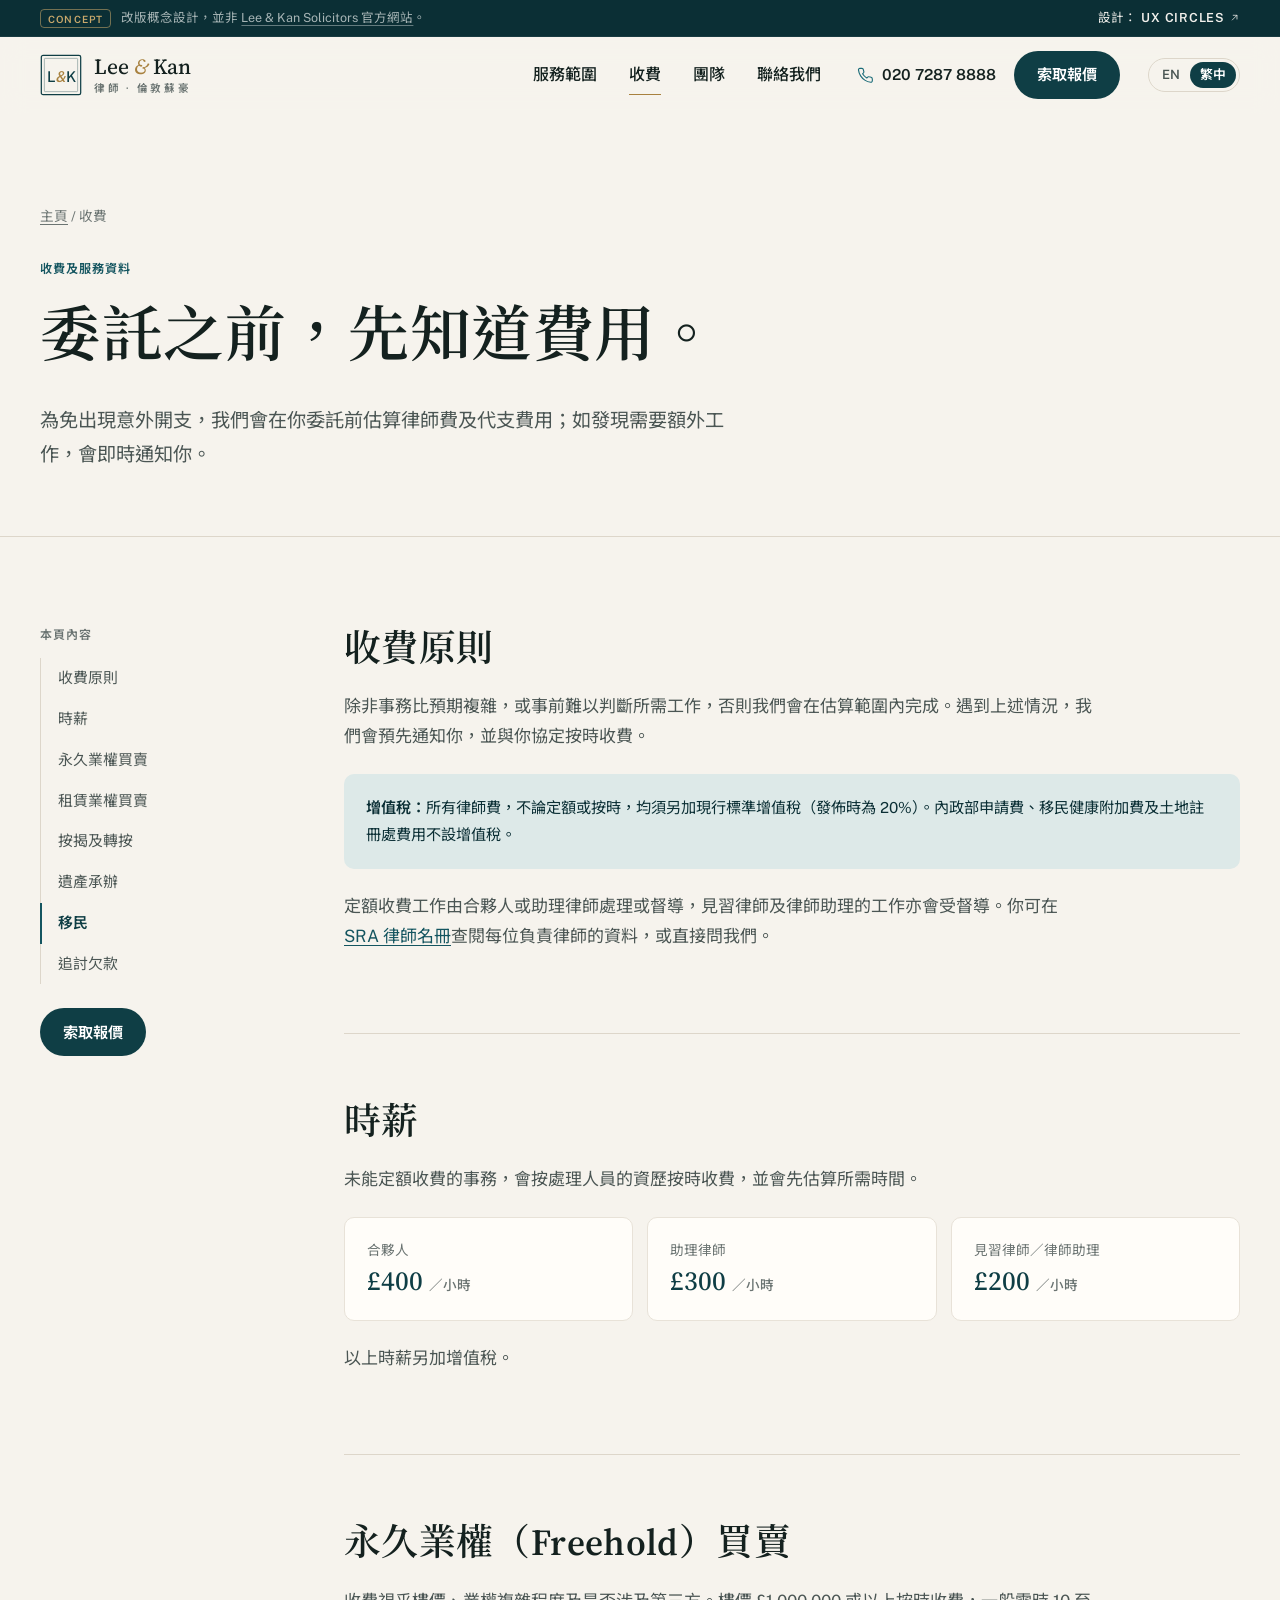
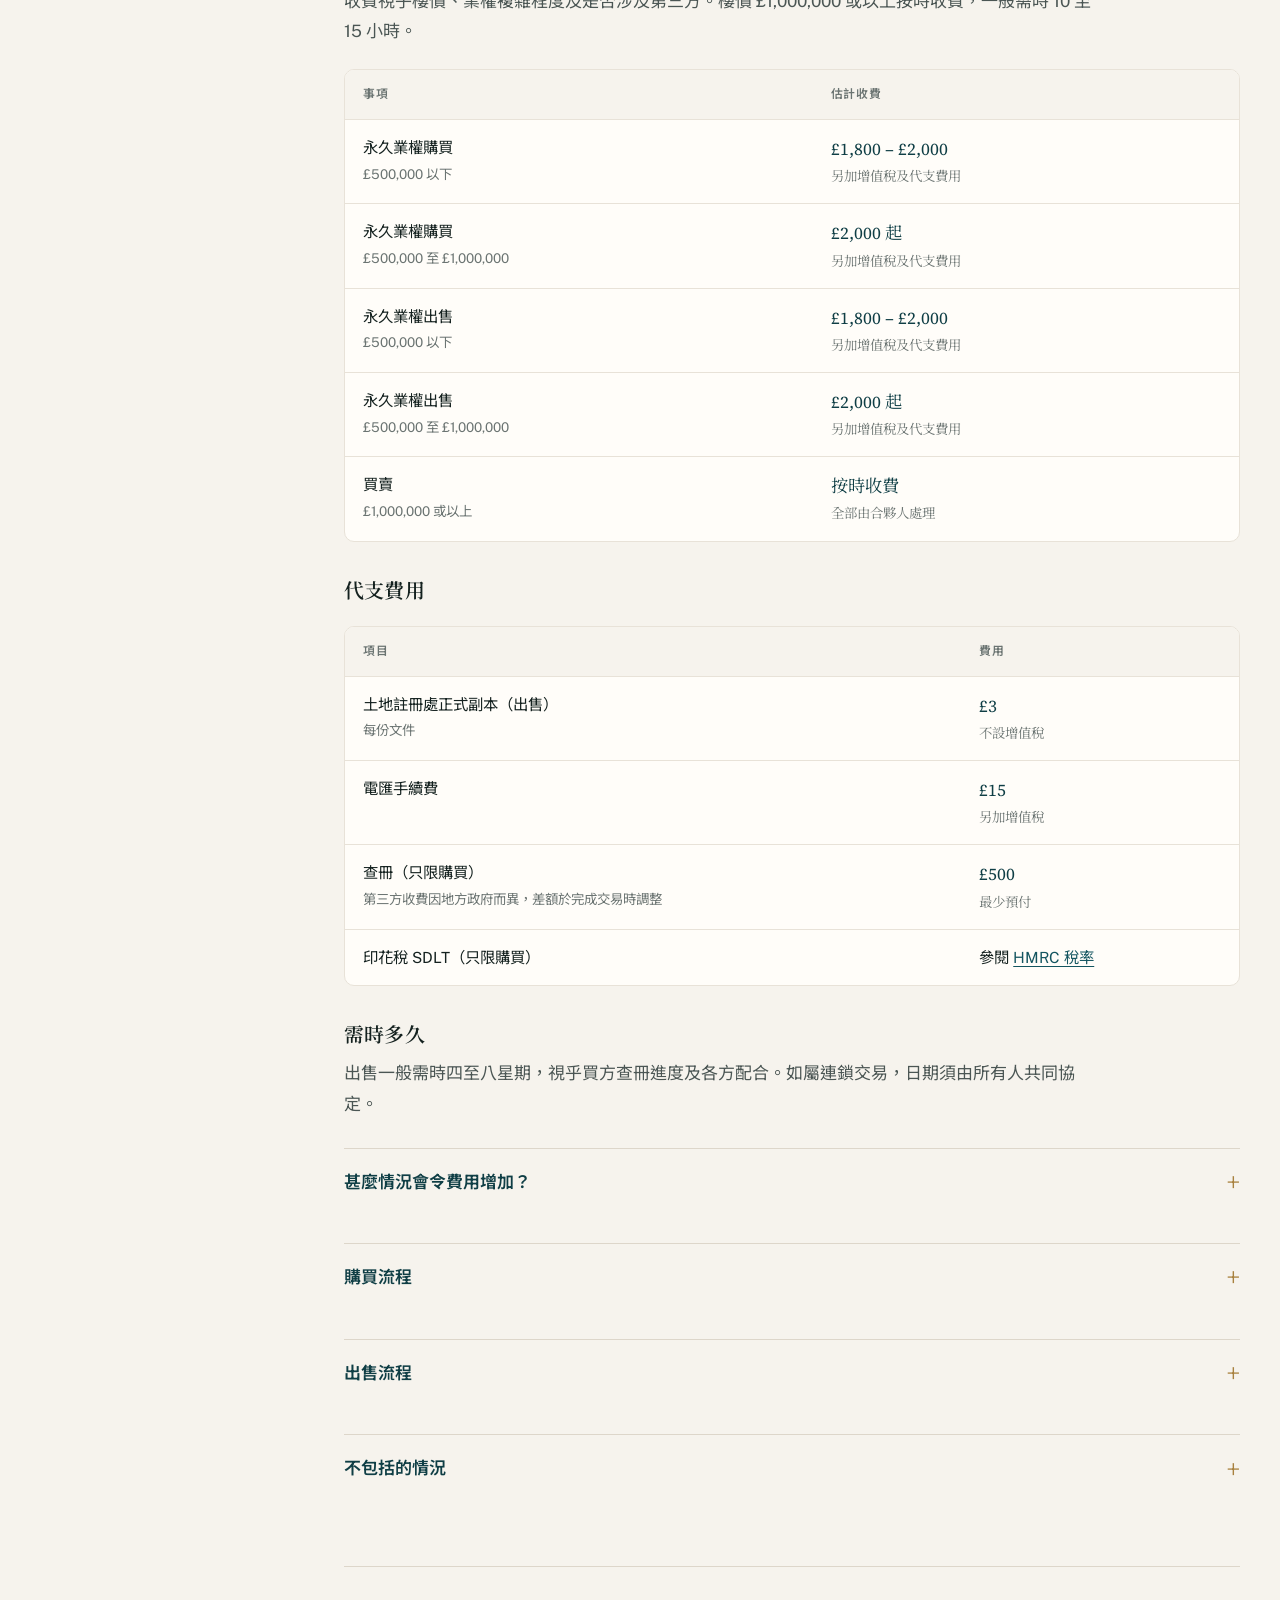
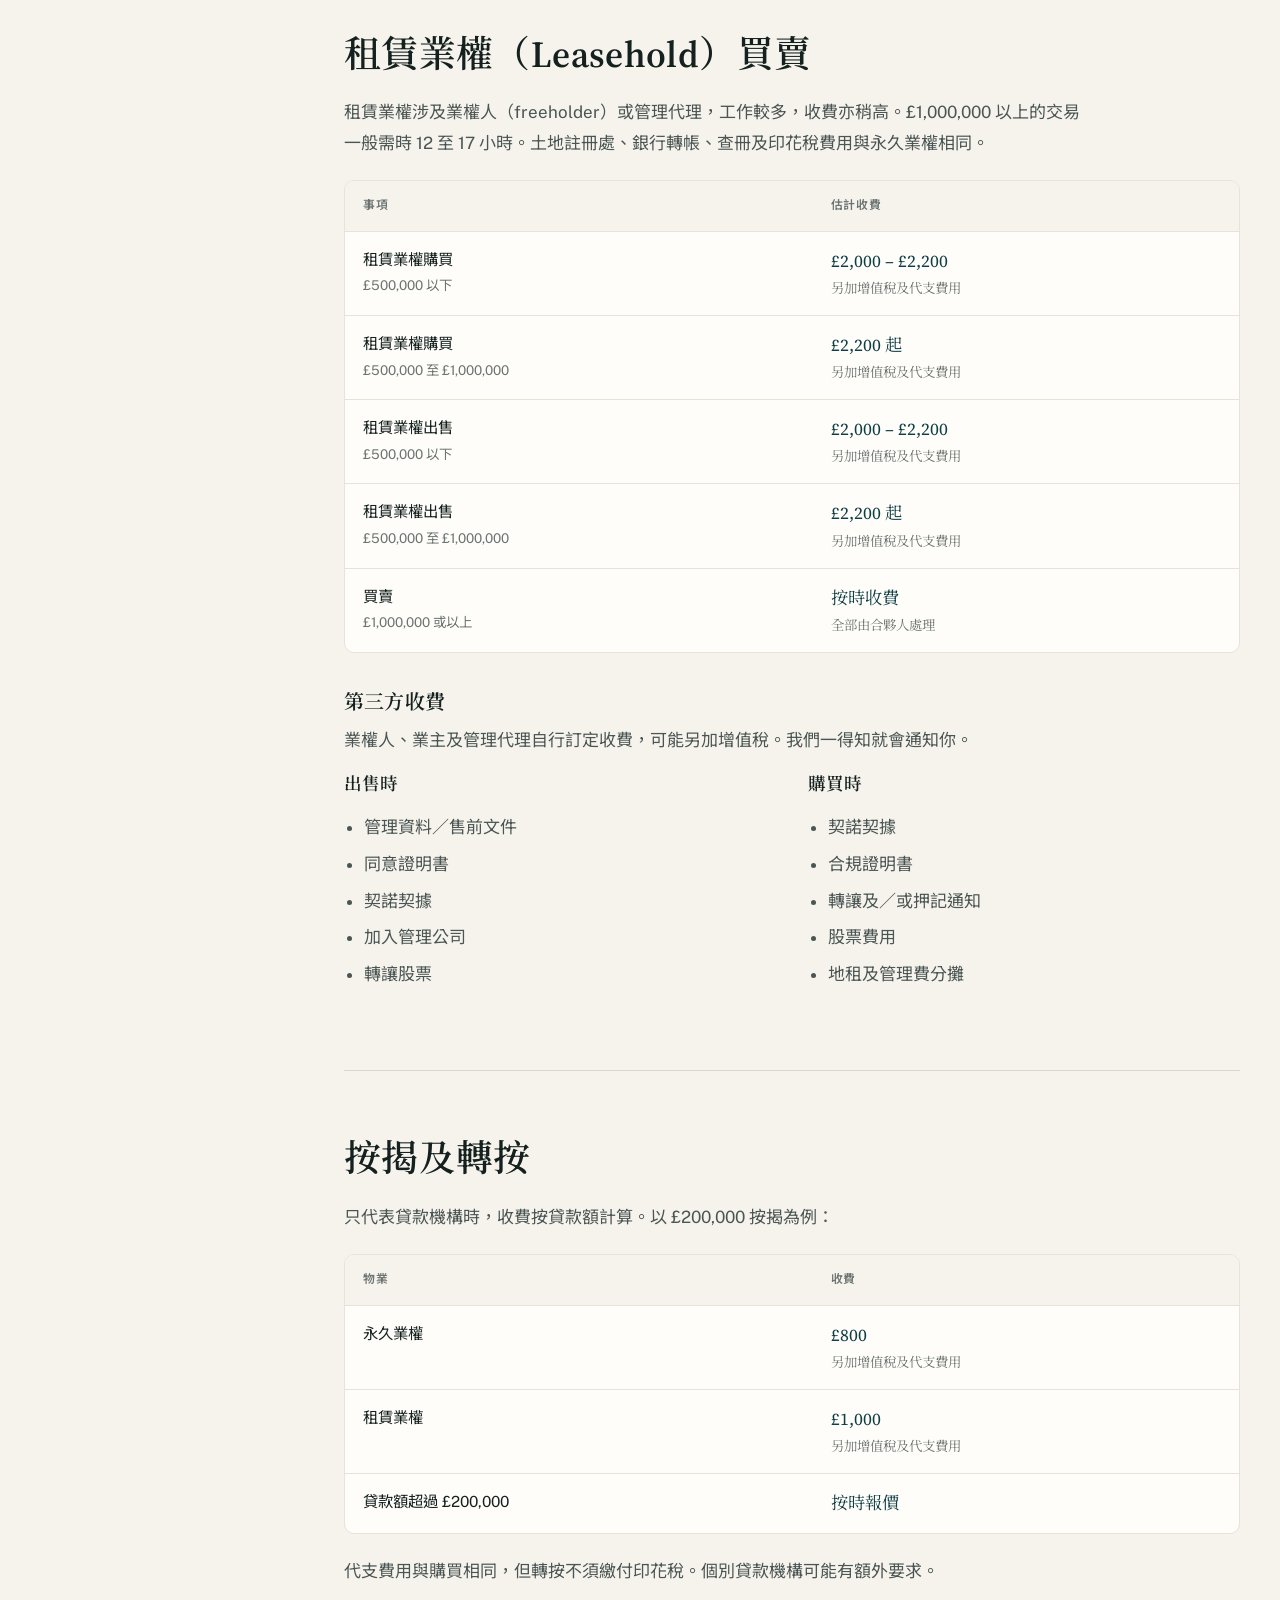
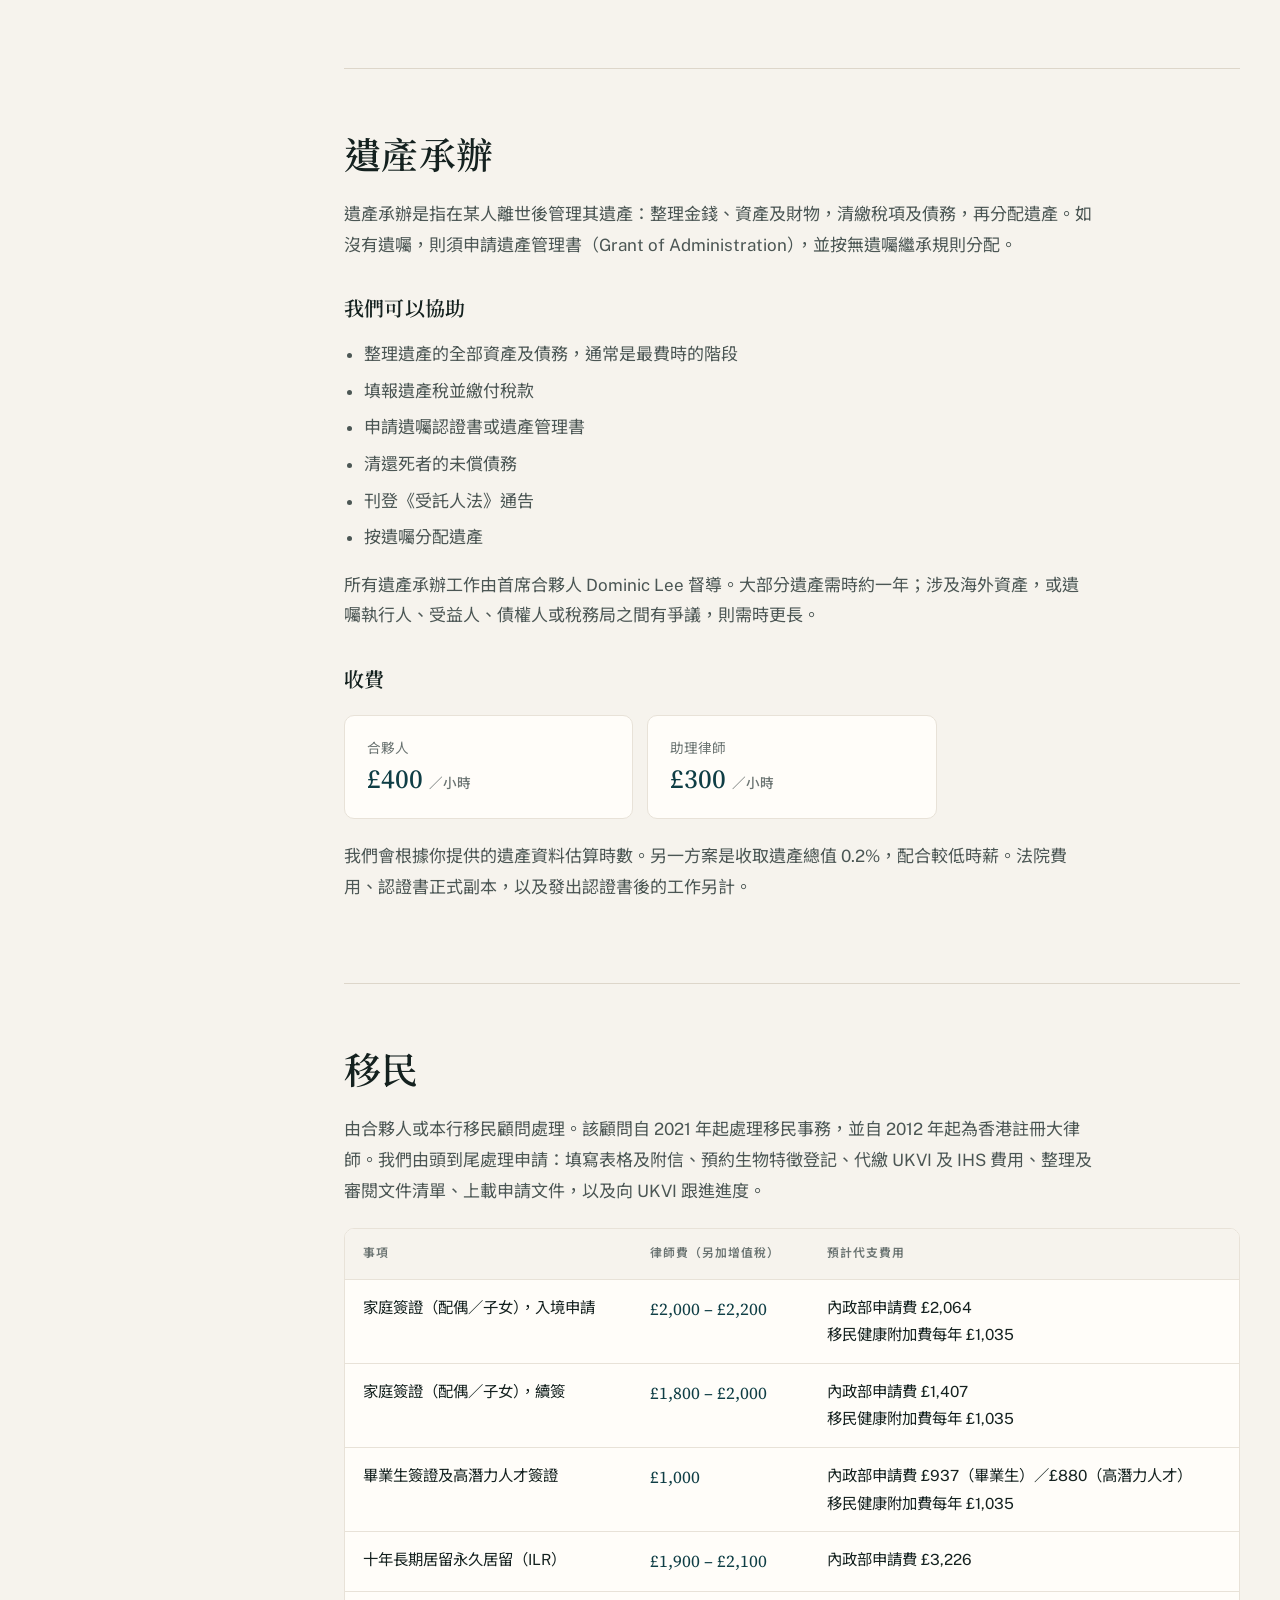
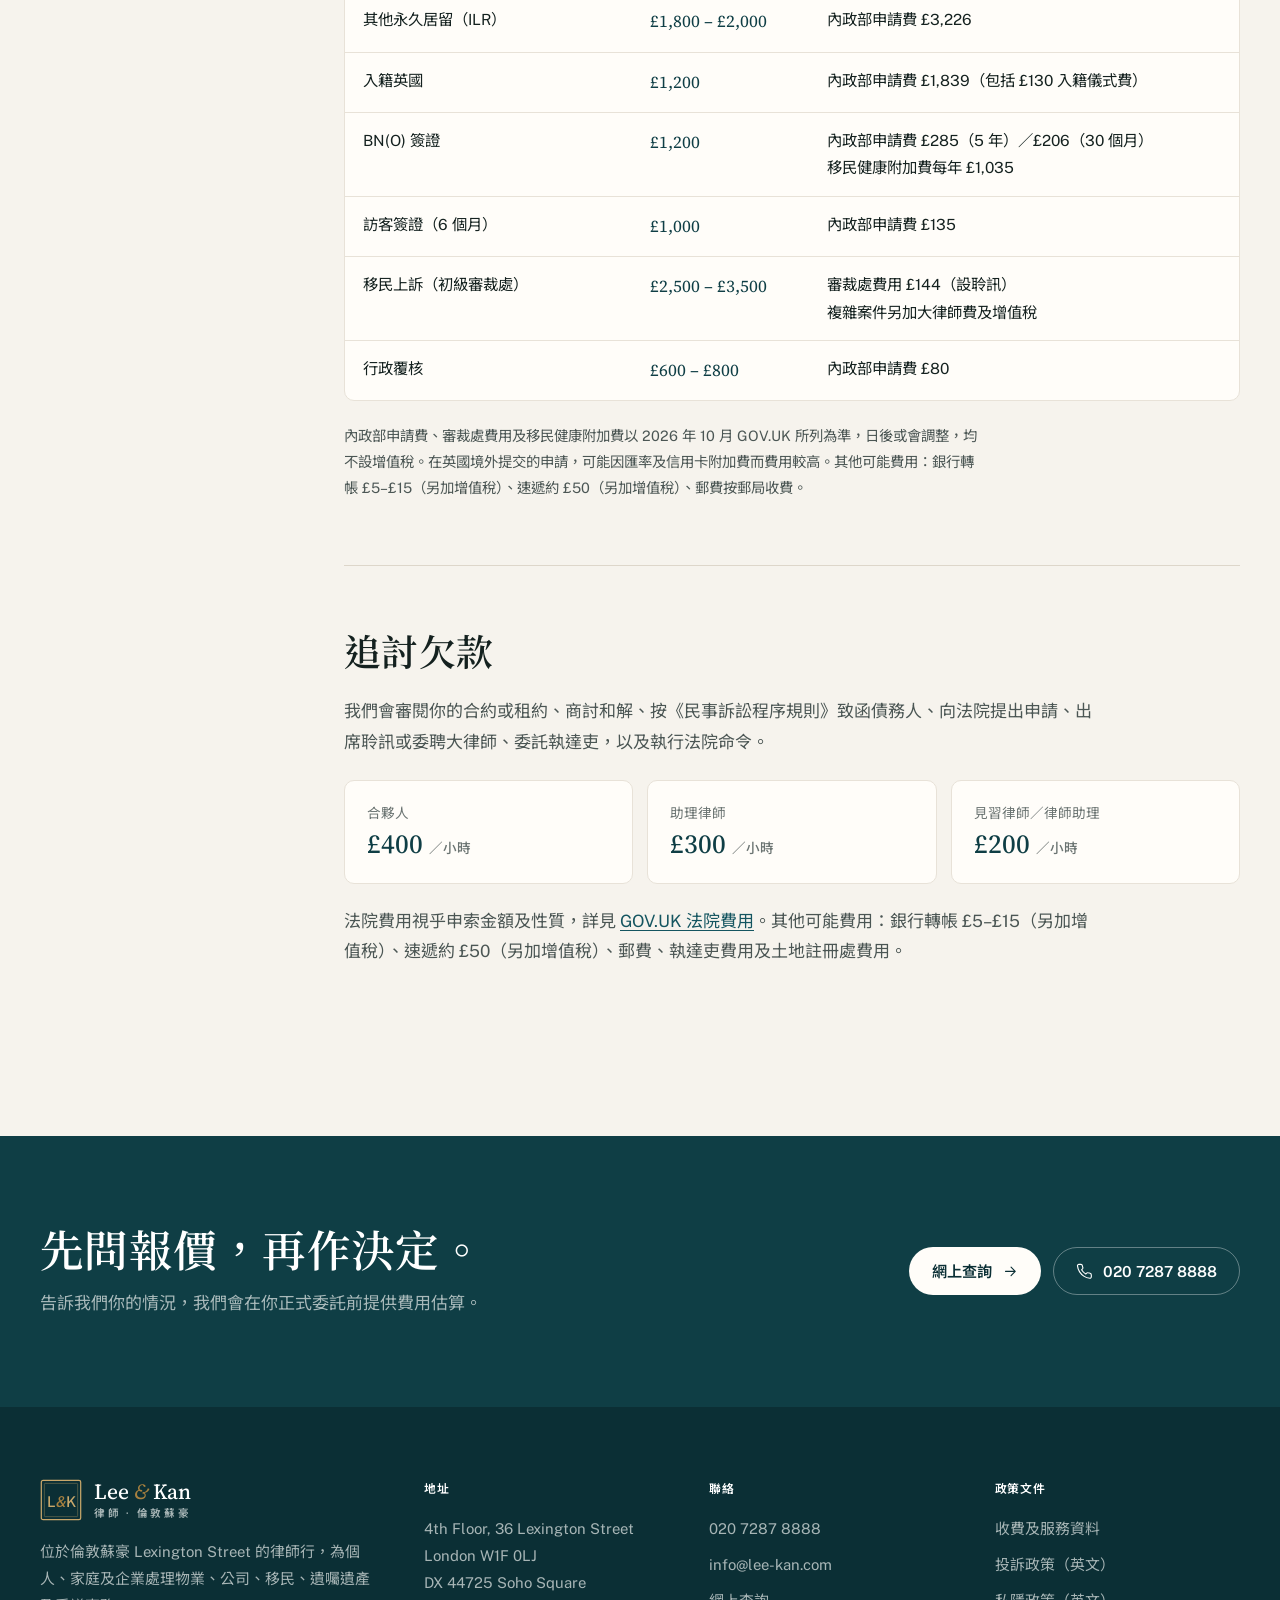
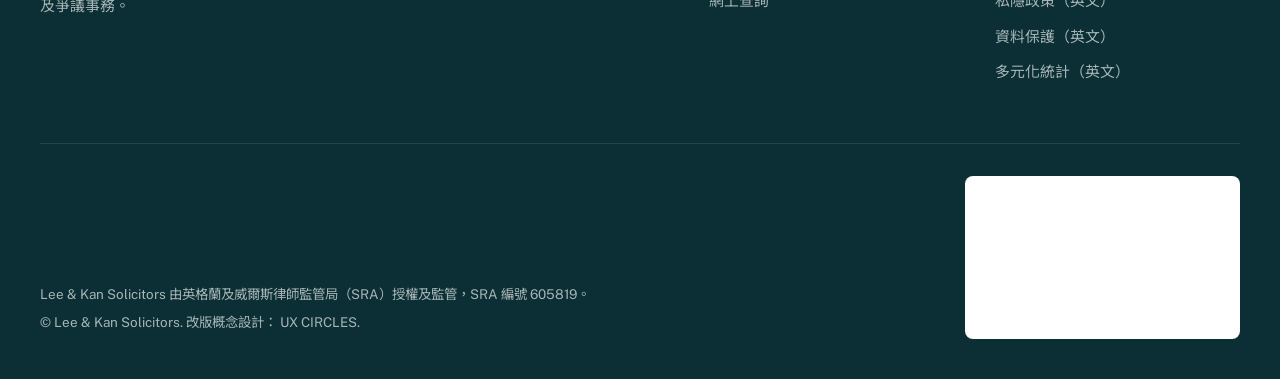
<file: zh/fees.html>
<!doctype html>
<html lang="zh-Hant-HK" class="no-js">
<head>
<meta charset="utf-8">
<meta name="viewport" content="width=device-width, initial-scale=1">
<title>收費及服務資料｜Lee &amp; Kan Solicitors</title>
<meta name="description" content="Lee & Kan Solicitors 收費：物業轉讓、轉按及簽證定額收費，遺產承辦及追討欠款按時收費。">
<meta property="og:title" content="收費及服務資料｜Lee &amp; Kan Solicitors">
<meta property="og:description" content="Lee & Kan Solicitors 收費：物業轉讓、轉按及簽證定額收費，遺產承辦及追討欠款按時收費。">
<meta name="robots" content="noindex, nofollow">
<meta name="theme-color" content="#0b2f35">
<link rel="alternate" hreflang="en-GB" href="../fees.html">
<link rel="alternate" hreflang="zh-Hant" href="fees.html">
<link rel="icon" href="../assets/img/favicon.svg" type="image/svg+xml">
<link rel="preconnect" href="https://fonts.googleapis.com">
<link rel="preconnect" href="https://fonts.gstatic.com" crossorigin>
<link rel="stylesheet" href="https://fonts.googleapis.com/css2?family=Public+Sans:wght@400;500;600&family=Source+Serif+4:ital,opsz,wght@0,8..60,400;0,8..60,500;0,8..60,600;1,8..60,400;1,8..60,500&family=Noto+Sans+TC:wght@400;500;600&family=Noto+Serif+TC:wght@500;600&display=swap">
<link rel="stylesheet" href="../assets/css/style.css">
</head>
<body class="lang-zh">
<a class="skip" href="#main">跳到主要內容</a>
<div class="concept-bar" role="note">
  <div class="container concept-inner">
    <p><span class="concept-tag">Concept</span><span class="concept-long">改版概念設計，並非 <a href="https://www.lee-kan.com/" target="_blank" rel="noopener">Lee &amp; Kan Solicitors 官方網站</a>。</span></p>
    <a href="https://ux-circles.com/professionals" target="_blank" rel="noopener"><span class="concept-by">設計：</span><strong>UX CIRCLES</strong> <svg class="ic-ext" viewBox="0 0 24 24" fill="none" stroke="currentColor" stroke-width="1.6" stroke-linecap="round" stroke-linejoin="round" aria-hidden="true"><path d="M7 17 17 7M9 7h8v8"/></svg></a>
  </div>
</div>
<header class="site-header">
  <div class="container header-inner">
    <a class="brand" href="index.html" aria-label="Lee &amp; Kan Solicitors 主頁"><svg class="brand-mark" viewBox="0 0 48 48" fill="none" aria-hidden="true"><rect x="1.5" y="1.5" width="45" height="45" rx="2" stroke="currentColor" stroke-width="1.4"/><rect x="5" y="5" width="38" height="38" rx="1" stroke="currentColor" stroke-width=".7" opacity=".55"/><text x="24" y="31.5" text-anchor="middle" font-family="Source Serif 4, Georgia, serif" font-size="17" font-weight="500" fill="currentColor">L<tspan font-style="italic" fill="#a8813f">&amp;</tspan>K</text></svg><span class="brand-text"><span class="brand-name">Lee <span>&amp;</span> Kan</span><span class="brand-sub">律師 · 倫敦蘇豪</span></span></a>
    <nav class="nav" id="site-nav" aria-label="主選單">
      <a href="services.html">服務範圍</a>
<a href="fees.html" aria-current="page">收費</a>
<a href="team.html">團隊</a>
<a href="contact.html">聯絡我們</a>
      <div class="nav-extra">
        <a class="nav-phone" href="tel:+442072878888"><svg class="ic" viewBox="0 0 24 24" fill="none" stroke="currentColor" stroke-width="1.6" stroke-linecap="round" stroke-linejoin="round" aria-hidden="true"><path d="M22 16.9v3a2 2 0 0 1-2.2 2 19.8 19.8 0 0 1-8.6-3.1 19.5 19.5 0 0 1-6-6A19.8 19.8 0 0 1 2.1 4.2 2 2 0 0 1 4.1 2h3a2 2 0 0 1 2 1.7c.1.9.4 1.8.7 2.7a2 2 0 0 1-.5 2.1L8 9.8a16 16 0 0 0 6 6l1.3-1.3a2 2 0 0 1 2.1-.4c.9.3 1.8.6 2.7.7a2 2 0 0 1 1.7 2z"/></svg><span>020 7287 8888</span></a>
        <a class="btn btn-primary" href="contact.html#enquiry">索取報價</a>
      </div>
    </nav>
    <div class="header-tools">
      <div class="lang-switch" aria-label="語言"><a href="../fees.html" lang="en-GB" hreflang="en-GB">EN</a><a href="fees.html" lang="zh-Hant" hreflang="zh-Hant" aria-current="true">繁中</a></div>
      <button class="nav-toggle" type="button" aria-expanded="false" aria-controls="site-nav" aria-label="選單"><svg class="ic-open" viewBox="0 0 24 24" fill="none" stroke="currentColor" stroke-width="1.6" stroke-linecap="round" stroke-linejoin="round" aria-hidden="true"><path d="M4 7h16M4 12h16M4 17h16"/></svg><svg class="ic-close" viewBox="0 0 24 24" fill="none" stroke="currentColor" stroke-width="1.6" stroke-linecap="round" stroke-linejoin="round" aria-hidden="true"><path d="M6 6l12 12M18 6 6 18"/></svg></button>
    </div>
  </div>
</header>
<main id="main">

<section class="page-head">
  <div class="container">
    <p class="crumbs"><a href="index.html">主頁</a> / 收費</p>
    <p class="eyebrow">收費及服務資料</p>
    <h1>委託之前，先知道費用。</h1>
    <p class="lede">為免出現意外開支，我們會在你委託前估算律師費及代支費用；如發現需要額外工作，會即時通知你。</p>
  </div>
</section>
<section class="section-tight">
  <div class="container fees-layout">
    <nav class="toc" aria-label="本頁內容"><p>本頁內容</p><ol><li><a href="#policy">收費原則</a></li><li><a href="#rates">時薪</a></li><li><a href="#freehold">永久業權買賣</a></li><li><a href="#leasehold">租賃業權買賣</a></li><li><a href="#mortgages">按揭及轉按</a></li><li><a href="#probate">遺產承辦</a></li><li><a href="#immigration">移民</a></li><li><a href="#debt">追討欠款</a></li></ol>
      <a class="btn btn-primary" href="contact.html#enquiry">索取報價</a></nav>
    <div>
      <section class="fee-sec" id="policy">
        <h2>收費原則</h2>
        <p>除非事務比預期複雜，或事前難以判斷所需工作，否則我們會在估算範圍內完成。遇到上述情況，我們會預先通知你，並與你協定按時收費。</p>
        <div class="callout"><strong>增值稅：</strong>所有律師費，不論定額或按時，均須另加現行標準增值稅（發佈時為 20%）。內政部申請費、移民健康附加費及土地註冊處費用不設增值稅。</div>
        <p>定額收費工作由合夥人或助理律師處理或督導，見習律師及律師助理的工作亦會受督導。你可在 <a href="https://www.sra.org.uk/consumers/register/" target="_blank" rel="noopener">SRA 律師名冊</a>查閱每位負責律師的資料，或直接問我們。</p>
      </section>

      <section class="fee-sec" id="rates">
        <h2>時薪</h2>
        <p>未能定額收費的事務，會按處理人員的資歷按時收費，並會先估算所需時間。</p>
        <div class="rates">
  <div class="rate"><span>合夥人</span><strong>£400 <small>／小時</small></strong></div>
  <div class="rate"><span>助理律師</span><strong>£300 <small>／小時</small></strong></div>
  <div class="rate"><span>見習律師／律師助理</span><strong>£200 <small>／小時</small></strong></div>
</div>
        <p>以上時薪另加增值稅。</p>
      </section>

      <section class="fee-sec" id="freehold">
        <h2>永久業權（Freehold）買賣</h2>
        <p>收費視乎樓價、業權複雜程度及是否涉及第三方。樓價 £1,000,000 或以上按時收費，一般需時 10 至 15 小時。</p>
        <div class="table-wrap"><table class="fee-table">
<thead><tr><th>事項</th><th>估計收費</th></tr></thead>
<tbody>
<tr><td>永久業權購買<small>£500,000 以下</small></td><td class="num">£1,800 – £2,000<small>另加增值稅及代支費用</small></td></tr>
<tr><td>永久業權購買<small>£500,000 至 £1,000,000</small></td><td class="num">£2,000 起<small>另加增值稅及代支費用</small></td></tr>
<tr><td>永久業權出售<small>£500,000 以下</small></td><td class="num">£1,800 – £2,000<small>另加增值稅及代支費用</small></td></tr>
<tr><td>永久業權出售<small>£500,000 至 £1,000,000</small></td><td class="num">£2,000 起<small>另加增值稅及代支費用</small></td></tr>
<tr><td>買賣<small>£1,000,000 或以上</small></td><td class="num">按時收費<small>全部由合夥人處理</small></td></tr>
</tbody></table></div>
        <h3>代支費用</h3>
        <div class="table-wrap"><table class="fee-table">
          <thead><tr><th>項目</th><th>費用</th></tr></thead>
          <tbody>
            <tr><td>土地註冊處正式副本（出售）<small>每份文件</small></td><td class="num">£3<small>不設增值稅</small></td></tr>
            <tr><td>電匯手續費</td><td class="num">£15<small>另加增值稅</small></td></tr>
            <tr><td>查冊（只限購買）<small>第三方收費因地方政府而異，差額於完成交易時調整</small></td><td class="num">£500<small>最少預付</small></td></tr>
            <tr><td>印花稅 SDLT（只限購買）</td><td>參閱 <a href="https://www.gov.uk/stamp-duty-land-tax" target="_blank" rel="noopener">HMRC 稅率</a></td></tr>
          </tbody>
        </table></div>
        <h3>需時多久</h3>
        <p>出售一般需時四至八星期，視乎買方查冊進度及各方配合。如屬連鎖交易，日期須由所有人共同協定。</p>
        <details class="more-info"><summary>甚麼情況會令費用增加？</summary><div><ul class="bullets"><li>業權有瑕疵，或業權未經註冊</li><li>需要管理公司提供契諾契據或同意書</li><li>需要遵守業權上的限制</li><li>改建工程未取得所需同意</li><li>物業有多於一個按揭</li><li>透過拍賣買賣、向行使出售權的貸款機構購買，或時間緊迫</li><li>文件或資料需要重複索取</li><li>物業附有地租負擔（rent charge）</li><li>資金來自第三方，或使用 Help to Buy 或複雜的融資安排</li><li>新建物業，或需從現有業權分拆轉讓</li></ul></div></details>
        <details class="more-info"><summary>購買流程</summary><div><ol class="steps"><li>收到買賣備忘錄後，我們會核實你的身份及資金來源，並收取查冊費用。</li><li>賣方律師寄來合約文件：業權、圖則、標準表格、合約及能源效益證書（EPC）。</li><li>我們審查業權、安排查冊、審批合約、草擬轉讓契並提出查詢。</li><li>收齊按揭批核、查冊結果及回覆後，我們會給你書面業權報告。</li><li>你以郵寄或親臨辦公室方式簽署合約及轉讓契。</li><li>交換合約，交易自此具法律約束力。</li><li>我們提取按揭貸款，或請你支付完成交易所需餘款。</li><li>完成交易當日我們轉帳，並通知你及地產代理交收鎖匙。</li><li>我們代你申報印花稅（威爾斯為 LTT），並在土地註冊處登記你為業主。</li></ol></div></details>
        <details class="more-info"><summary>出售流程</summary><div><ol class="steps"><li>我們向土地註冊處取得業權文件；如業權未註冊，則需要你提供契據。</li><li>我們寄上物業資料表格讓你填寫。</li><li>我們為買方律師準備合約文件。</li><li>與你、買方及相關購買交易協定完成日期。</li><li>交換合約，你須在協定日期完成交易。</li><li>完成交易時我們清還你的按揭及地產代理佣金，並把餘款交給你或用於你的購買交易。</li></ol></div></details>
        <details class="more-info"><summary>不包括的情況</summary><div>
          <p>以上收費適用於個人買賣自住物業。如物業已出租、你以公司董事身份行事、物業需從現有業權分拆轉讓，或你以遺囑執行人或受權人身份出售，很可能涉及額外工作。</p></div></details>
      </section>

      <section class="fee-sec" id="leasehold">
        <h2>租賃業權（Leasehold）買賣</h2>
        <p>租賃業權涉及業權人（freeholder）或管理代理，工作較多，收費亦稍高。£1,000,000 以上的交易一般需時 12 至 17 小時。土地註冊處、銀行轉帳、查冊及印花稅費用與永久業權相同。</p>
        <div class="table-wrap"><table class="fee-table">
<thead><tr><th>事項</th><th>估計收費</th></tr></thead>
<tbody>
<tr><td>租賃業權購買<small>£500,000 以下</small></td><td class="num">£2,000 – £2,200<small>另加增值稅及代支費用</small></td></tr>
<tr><td>租賃業權購買<small>£500,000 至 £1,000,000</small></td><td class="num">£2,200 起<small>另加增值稅及代支費用</small></td></tr>
<tr><td>租賃業權出售<small>£500,000 以下</small></td><td class="num">£2,000 – £2,200<small>另加增值稅及代支費用</small></td></tr>
<tr><td>租賃業權出售<small>£500,000 至 £1,000,000</small></td><td class="num">£2,200 起<small>另加增值稅及代支費用</small></td></tr>
<tr><td>買賣<small>£1,000,000 或以上</small></td><td class="num">按時收費<small>全部由合夥人處理</small></td></tr>
</tbody></table></div>
        <h3>第三方收費</h3>
        <p>業權人、業主及管理代理自行訂定收費，可能另加增值稅。我們一得知就會通知你。</p>
        <div class="split" style="gap:32px">
          <div><h4>出售時</h4><ul class="bullets"><li>管理資料／售前文件</li><li>同意證明書</li><li>契諾契據</li><li>加入管理公司</li><li>轉讓股票</li></ul></div>
          <div><h4>購買時</h4><ul class="bullets"><li>契諾契據</li><li>合規證明書</li><li>轉讓及／或押記通知</li><li>股票費用</li><li>地租及管理費分攤</li></ul></div>
        </div>
      </section>

      <section class="fee-sec" id="mortgages">
        <h2>按揭及轉按</h2>
        <p>只代表貸款機構時，收費按貸款額計算。以 £200,000 按揭為例：</p>
        <div class="table-wrap"><table class="fee-table">
          <thead><tr><th>物業</th><th>收費</th></tr></thead>
          <tbody>
            <tr><td>永久業權</td><td class="num">£800<small>另加增值稅及代支費用</small></td></tr>
            <tr><td>租賃業權</td><td class="num">£1,000<small>另加增值稅及代支費用</small></td></tr>
            <tr><td>貸款額超過 £200,000</td><td class="num">按時報價</td></tr>
          </tbody>
        </table></div>
        <p>代支費用與購買相同，但轉按不須繳付印花稅。個別貸款機構可能有額外要求。</p>
      </section>

      <section class="fee-sec" id="probate">
        <h2>遺產承辦</h2>
        <p>遺產承辦是指在某人離世後管理其遺產：整理金錢、資產及財物，清繳稅項及債務，再分配遺產。如沒有遺囑，則須申請遺產管理書（Grant of Administration），並按無遺囑繼承規則分配。</p>
        <h3>我們可以協助</h3>
        <ul class="bullets">
          <li>整理遺產的全部資產及債務，通常是最費時的階段</li>
          <li>填報遺產稅並繳付稅款</li>
          <li>申請遺囑認證書或遺產管理書</li>
          <li>清還死者的未償債務</li>
          <li>刊登《受託人法》通告</li>
          <li>按遺囑分配遺產</li>
        </ul>
        <p>所有遺產承辦工作由首席合夥人 Dominic Lee 督導。大部分遺產需時約一年；涉及海外資產，或遺囑執行人、受益人、債權人或稅務局之間有爭議，則需時更長。</p>
        <h3>收費</h3>
        <div class="rates">
  <div class="rate"><span>合夥人</span><strong>£400 <small>／小時</small></strong></div>
  <div class="rate"><span>助理律師</span><strong>£300 <small>／小時</small></strong></div>
  
</div>
        <p>我們會根據你提供的遺產資料估算時數。另一方案是收取遺產總值 0.2%，配合較低時薪。法院費用、認證書正式副本，以及發出認證書後的工作另計。</p>
      </section>

      <section class="fee-sec" id="immigration">
        <h2>移民</h2>
        <p>由合夥人或本行移民顧問處理。該顧問自 2021 年起處理移民事務，並自 2012 年起為香港註冊大律師。我們由頭到尾處理申請：填寫表格及附信、預約生物特徵登記、代繳 UKVI 及 IHS 費用、整理及審閱文件清單、上載申請文件，以及向 UKVI 跟進進度。</p>
        <div class="table-wrap"><table class="fee-table wide">
          <thead><tr><th>事項</th><th>律師費（另加增值稅）</th><th>預計代支費用</th></tr></thead>
          <tbody><tr><td>家庭簽證（配偶／子女），入境申請</td><td class="num">£2,000 – £2,200</td><td>內政部申請費 £2,064<br>移民健康附加費每年 £1,035</td></tr><tr><td>家庭簽證（配偶／子女），續簽</td><td class="num">£1,800 – £2,000</td><td>內政部申請費 £1,407<br>移民健康附加費每年 £1,035</td></tr><tr><td>畢業生簽證及高潛力人才簽證</td><td class="num">£1,000</td><td>內政部申請費 £937（畢業生）／£880（高潛力人才）<br>移民健康附加費每年 £1,035</td></tr><tr><td>十年長期居留永久居留（ILR）</td><td class="num">£1,900 – £2,100</td><td>內政部申請費 £3,226</td></tr><tr><td>其他永久居留（ILR）</td><td class="num">£1,800 – £2,000</td><td>內政部申請費 £3,226</td></tr><tr><td>入籍英國</td><td class="num">£1,200</td><td>內政部申請費 £1,839（包括 £130 入籍儀式費）</td></tr><tr><td>BN(O) 簽證</td><td class="num">£1,200</td><td>內政部申請費 £285（5 年）／£206（30 個月）<br>移民健康附加費每年 £1,035</td></tr><tr><td>訪客簽證（6 個月）</td><td class="num">£1,000</td><td>內政部申請費 £135</td></tr><tr><td>移民上訴（初級審裁處）</td><td class="num">£2,500 – £3,500</td><td>審裁處費用 £144（設聆訊）<br>複雜案件另加大律師費及增值稅</td></tr><tr><td>行政覆核</td><td class="num">£600 – £800</td><td>內政部申請費 £80</td></tr></tbody>
        </table></div>
        <p class="fee-note">內政部申請費、審裁處費用及移民健康附加費以 2026 年 10 月 GOV.UK 所列為準，日後或會調整，均不設增值稅。在英國境外提交的申請，可能因匯率及信用卡附加費而費用較高。其他可能費用：銀行轉帳 £5–£15（另加增值稅）、速遞約 £50（另加增值稅）、郵費按郵局收費。</p>
      </section>

      <section class="fee-sec" id="debt">
        <h2>追討欠款</h2>
        <p>我們會審閱你的合約或租約、商討和解、按《民事訴訟程序規則》致函債務人、向法院提出申請、出席聆訊或委聘大律師、委託執達吏，以及執行法院命令。</p>
        <div class="rates">
  <div class="rate"><span>合夥人</span><strong>£400 <small>／小時</small></strong></div>
  <div class="rate"><span>助理律師</span><strong>£300 <small>／小時</small></strong></div>
  <div class="rate"><span>見習律師／律師助理</span><strong>£200 <small>／小時</small></strong></div>
</div>
        <p>法院費用視乎申索金額及性質，詳見 <a href="https://www.gov.uk/make-court-claim-for-money/court-fees" target="_blank" rel="noopener">GOV.UK 法院費用</a>。其他可能費用：銀行轉帳 £5–£15（另加增值稅）、速遞約 £50（另加增值稅）、郵費、執達吏費用及土地註冊處費用。</p>
      </section>
    </div>
  </div>
</section>
<section class="cta-band">
  <div class="container cta-inner">
    <div>
      <h2>先問報價，再作決定。</h2>
      <p>告訴我們你的情況，我們會在你正式委託前提供費用估算。</p>
    </div>
    <div class="cta-actions">
      <a class="btn btn-light" href="contact.html#enquiry">網上查詢 <svg class="ic" viewBox="0 0 24 24" fill="none" stroke="currentColor" stroke-width="1.6" stroke-linecap="round" stroke-linejoin="round" aria-hidden="true"><path d="M5 12h14M13 6l6 6-6 6"/></svg></a>
      <a class="btn btn-outline-light" href="tel:+442072878888"><svg class="ic" viewBox="0 0 24 24" fill="none" stroke="currentColor" stroke-width="1.6" stroke-linecap="round" stroke-linejoin="round" aria-hidden="true"><path d="M22 16.9v3a2 2 0 0 1-2.2 2 19.8 19.8 0 0 1-8.6-3.1 19.5 19.5 0 0 1-6-6A19.8 19.8 0 0 1 2.1 4.2 2 2 0 0 1 4.1 2h3a2 2 0 0 1 2 1.7c.1.9.4 1.8.7 2.7a2 2 0 0 1-.5 2.1L8 9.8a16 16 0 0 0 6 6l1.3-1.3a2 2 0 0 1 2.1-.4c.9.3 1.8.6 2.7.7a2 2 0 0 1 1.7 2z"/></svg> 020 7287 8888</a>
    </div>
  </div>
</section>

</main>
<footer class="site-footer">
  <div class="container">
    <div class="footer-grid">
      <div>
        <a class="brand" href="index.html" aria-label="Lee &amp; Kan Solicitors 主頁"><svg class="brand-mark" viewBox="0 0 48 48" fill="none" aria-hidden="true"><rect x="1.5" y="1.5" width="45" height="45" rx="2" stroke="currentColor" stroke-width="1.4"/><rect x="5" y="5" width="38" height="38" rx="1" stroke="currentColor" stroke-width=".7" opacity=".55"/><text x="24" y="31.5" text-anchor="middle" font-family="Source Serif 4, Georgia, serif" font-size="17" font-weight="500" fill="currentColor">L<tspan font-style="italic" fill="#a8813f">&amp;</tspan>K</text></svg><span class="brand-text"><span class="brand-name">Lee <span>&amp;</span> Kan</span><span class="brand-sub">律師 · 倫敦蘇豪</span></span></a>
        <p>位於倫敦蘇豪 Lexington Street 的律師行，為個人、家庭及企業處理物業、公司、移民、遺囑遺產及爭議事務。</p>
      </div>
      <div>
        <p class="footer-h">地址</p>
        <address>4th Floor, 36 Lexington Street<br>London W1F 0LJ<br>DX 44725 Soho Square</address>
      </div>
      <div>
        <p class="footer-h">聯絡</p>
        <ul>
          <li><a href="tel:+442072878888">020 7287 8888</a></li>
          <li><a href="mailto:info@lee-kan.com">info@lee-kan.com</a></li>
          <li><a href="contact.html#enquiry">網上查詢</a></li>
        </ul>
      </div>
      <div>
        <p class="footer-h">政策文件</p>
        <ul>
          <li><a href="fees.html">收費及服務資料</a></li>
          <li><a href="https://www.lee-kan.com/Complaints.pdf" target="_blank" rel="noopener">投訴政策（英文）</a></li>
          <li><a href="https://www.lee-kan.com/LKPrivacy.pdf" target="_blank" rel="noopener">私隱政策（英文）</a></li>
          <li><a href="https://www.lee-kan.com/Data.pdf" target="_blank" rel="noopener">資料保護（英文）</a></li>
          <li><a href="https://www.lee-kan.com/LKDiversity.pdf" target="_blank" rel="noopener">多元化統計（英文）</a></li>
        </ul>
      </div>
    </div>
    <div class="footer-legal">
      <div>
        <p>Lee &amp; Kan Solicitors 由英格蘭及威爾斯律師監管局（SRA）授權及監管，SRA 編號 605819。</p>
        <p>&copy; Lee &amp; Kan Solicitors. 改版概念設計： <a href="https://ux-circles.com/professionals" target="_blank" rel="noopener">UX CIRCLES</a>.</p>
      </div>
      <div class="sra-badge"><div><div><iframe frameborder="0" scrolling="no" allowTransparency="true" src="https://cdn.yoshki.com/iframe/55847r.html" title="SRA 數字徽章"></iframe></div></div></div>
    </div>
  </div>
</footer>
<div class="mobile-cta">
  <a class="btn btn-ghost" href="tel:+442072878888"><svg class="ic" viewBox="0 0 24 24" fill="none" stroke="currentColor" stroke-width="1.6" stroke-linecap="round" stroke-linejoin="round" aria-hidden="true"><path d="M22 16.9v3a2 2 0 0 1-2.2 2 19.8 19.8 0 0 1-8.6-3.1 19.5 19.5 0 0 1-6-6A19.8 19.8 0 0 1 2.1 4.2 2 2 0 0 1 4.1 2h3a2 2 0 0 1 2 1.7c.1.9.4 1.8.7 2.7a2 2 0 0 1-.5 2.1L8 9.8a16 16 0 0 0 6 6l1.3-1.3a2 2 0 0 1 2.1-.4c.9.3 1.8.6 2.7.7a2 2 0 0 1 1.7 2z"/></svg> 致電</a>
  <a class="btn btn-primary" href="contact.html#enquiry">索取報價</a>
</div>
<script src="../assets/js/main.js"></script>
</body>
</html>
</file>
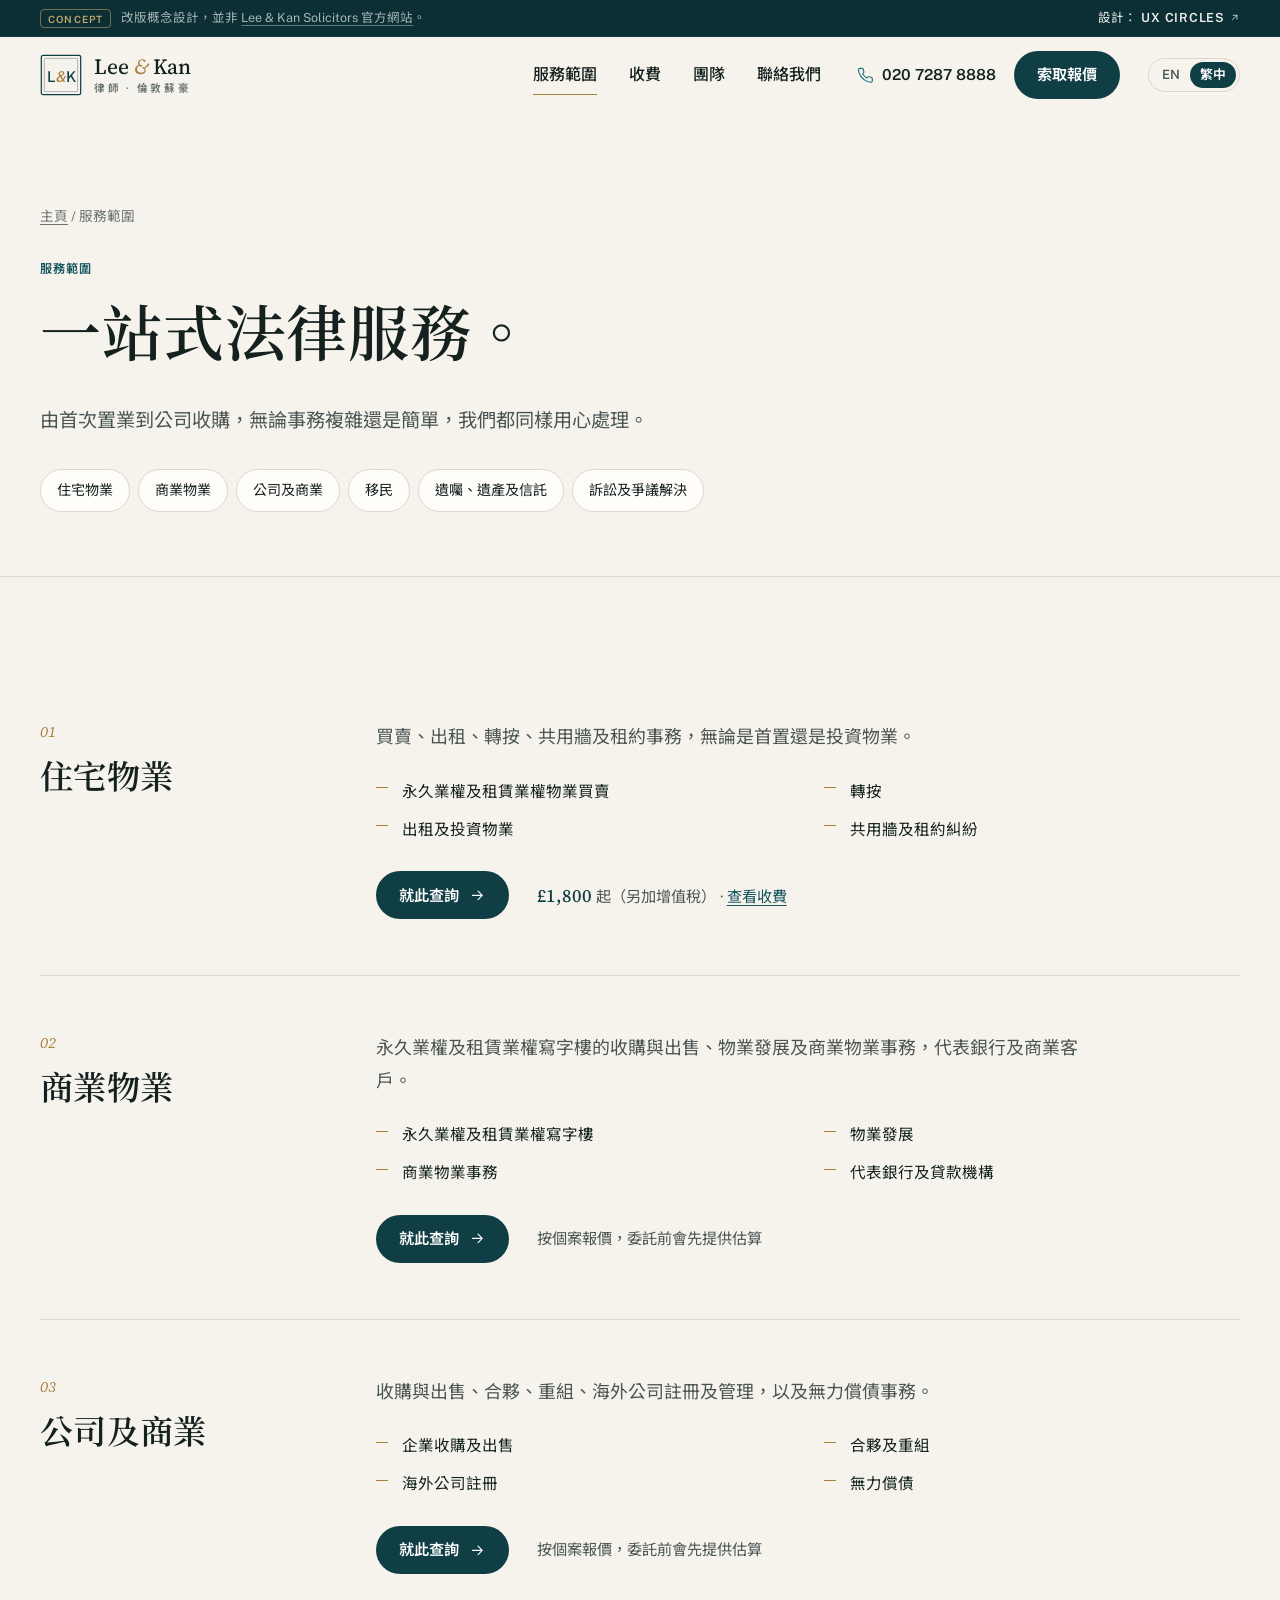
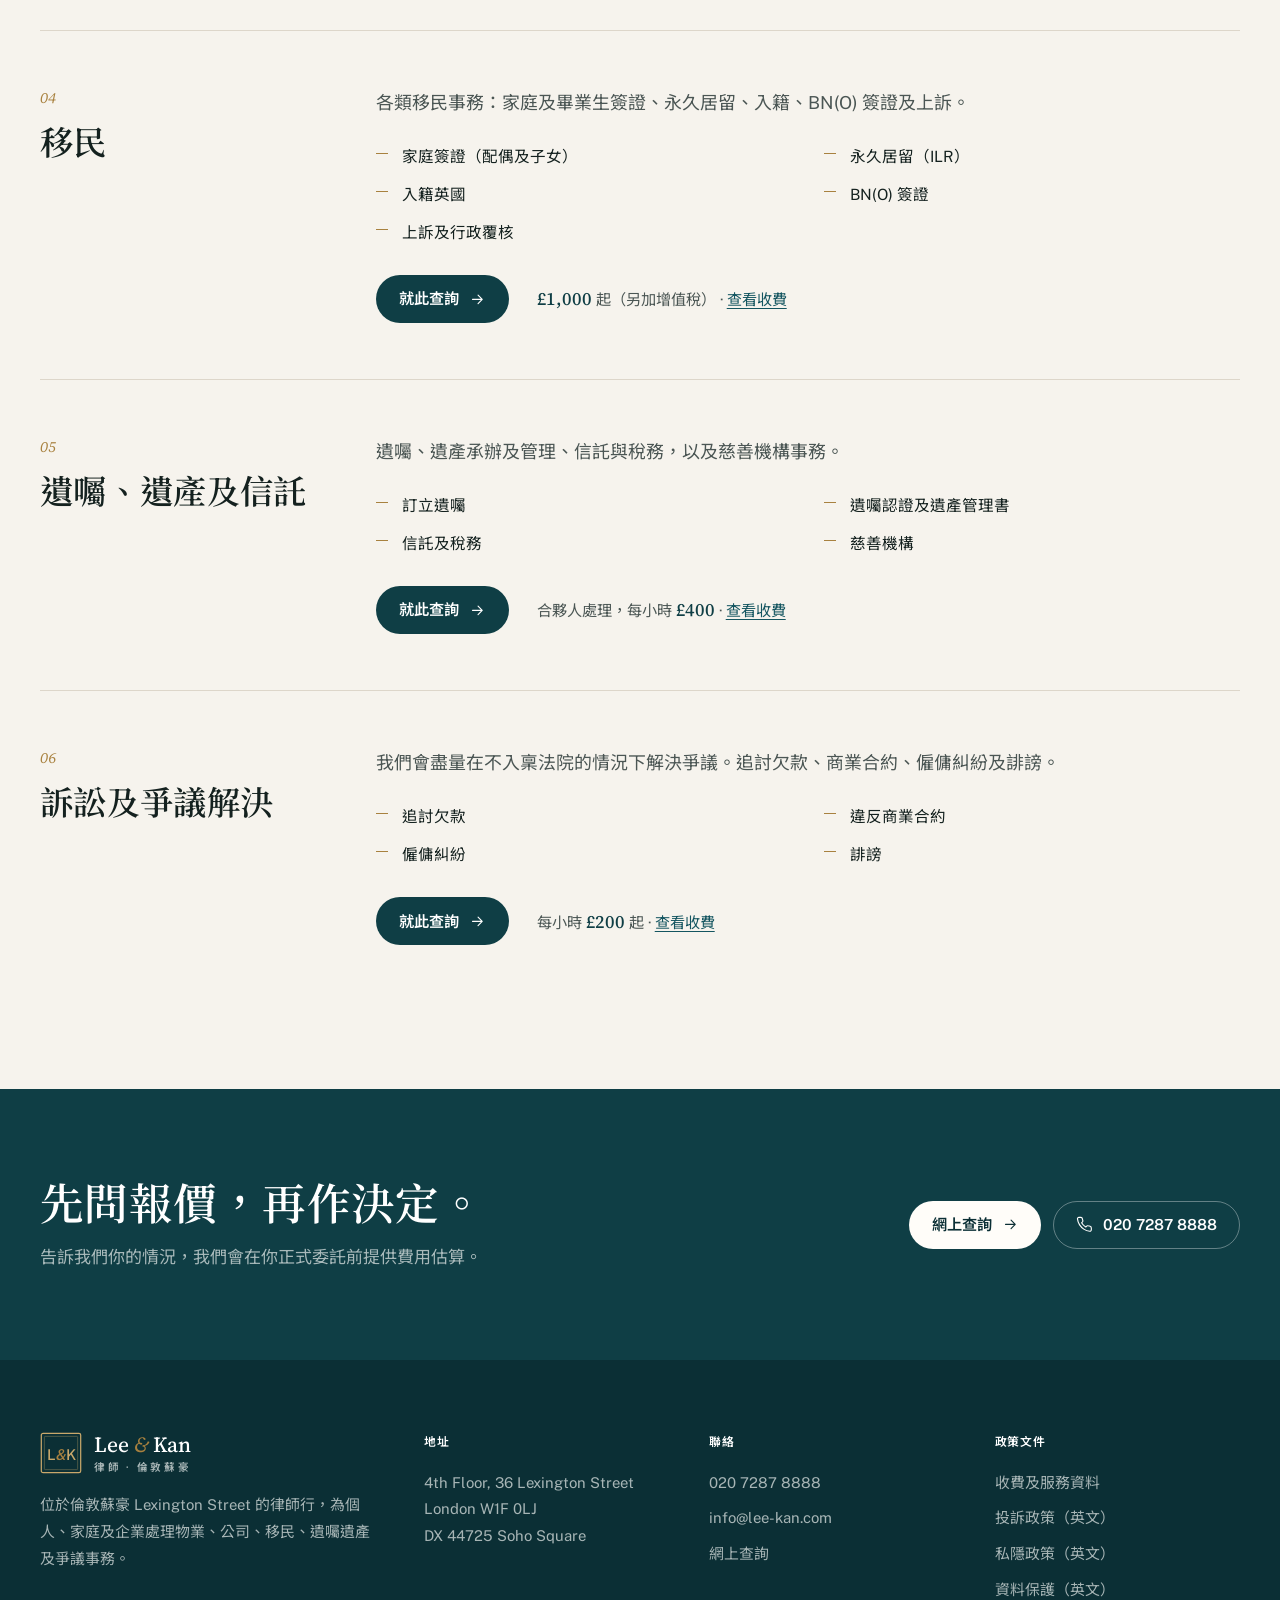
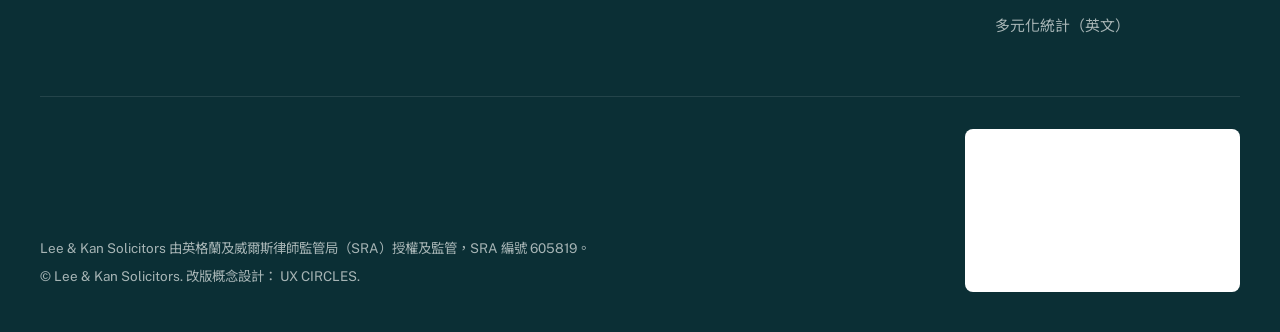
<file: zh/services.html>
<!doctype html>
<html lang="zh-Hant-HK" class="no-js">
<head>
<meta charset="utf-8">
<meta name="viewport" content="width=device-width, initial-scale=1">
<title>服務範圍｜Lee &amp; Kan Solicitors</title>
<meta name="description" content="倫敦蘇豪區律師行：住宅及商業物業、公司及商業、移民、遺囑遺產及信託、訴訟及爭議解決。">
<meta property="og:title" content="服務範圍｜Lee &amp; Kan Solicitors">
<meta property="og:description" content="倫敦蘇豪區律師行：住宅及商業物業、公司及商業、移民、遺囑遺產及信託、訴訟及爭議解決。">
<meta name="robots" content="noindex, nofollow">
<meta name="theme-color" content="#0b2f35">
<link rel="alternate" hreflang="en-GB" href="../services.html">
<link rel="alternate" hreflang="zh-Hant" href="services.html">
<link rel="icon" href="../assets/img/favicon.svg" type="image/svg+xml">
<link rel="preconnect" href="https://fonts.googleapis.com">
<link rel="preconnect" href="https://fonts.gstatic.com" crossorigin>
<link rel="stylesheet" href="https://fonts.googleapis.com/css2?family=Public+Sans:wght@400;500;600&family=Source+Serif+4:ital,opsz,wght@0,8..60,400;0,8..60,500;0,8..60,600;1,8..60,400;1,8..60,500&family=Noto+Sans+TC:wght@400;500;600&family=Noto+Serif+TC:wght@500;600&display=swap">
<link rel="stylesheet" href="../assets/css/style.css">
</head>
<body class="lang-zh">
<a class="skip" href="#main">跳到主要內容</a>
<div class="concept-bar" role="note">
  <div class="container concept-inner">
    <p><span class="concept-tag">Concept</span><span class="concept-long">改版概念設計，並非 <a href="https://www.lee-kan.com/" target="_blank" rel="noopener">Lee &amp; Kan Solicitors 官方網站</a>。</span></p>
    <a href="https://ux-circles.com/professionals" target="_blank" rel="noopener"><span class="concept-by">設計：</span><strong>UX CIRCLES</strong> <svg class="ic-ext" viewBox="0 0 24 24" fill="none" stroke="currentColor" stroke-width="1.6" stroke-linecap="round" stroke-linejoin="round" aria-hidden="true"><path d="M7 17 17 7M9 7h8v8"/></svg></a>
  </div>
</div>
<header class="site-header">
  <div class="container header-inner">
    <a class="brand" href="index.html" aria-label="Lee &amp; Kan Solicitors 主頁"><svg class="brand-mark" viewBox="0 0 48 48" fill="none" aria-hidden="true"><rect x="1.5" y="1.5" width="45" height="45" rx="2" stroke="currentColor" stroke-width="1.4"/><rect x="5" y="5" width="38" height="38" rx="1" stroke="currentColor" stroke-width=".7" opacity=".55"/><text x="24" y="31.5" text-anchor="middle" font-family="Source Serif 4, Georgia, serif" font-size="17" font-weight="500" fill="currentColor">L<tspan font-style="italic" fill="#a8813f">&amp;</tspan>K</text></svg><span class="brand-text"><span class="brand-name">Lee <span>&amp;</span> Kan</span><span class="brand-sub">律師 · 倫敦蘇豪</span></span></a>
    <nav class="nav" id="site-nav" aria-label="主選單">
      <a href="services.html" aria-current="page">服務範圍</a>
<a href="fees.html">收費</a>
<a href="team.html">團隊</a>
<a href="contact.html">聯絡我們</a>
      <div class="nav-extra">
        <a class="nav-phone" href="tel:+442072878888"><svg class="ic" viewBox="0 0 24 24" fill="none" stroke="currentColor" stroke-width="1.6" stroke-linecap="round" stroke-linejoin="round" aria-hidden="true"><path d="M22 16.9v3a2 2 0 0 1-2.2 2 19.8 19.8 0 0 1-8.6-3.1 19.5 19.5 0 0 1-6-6A19.8 19.8 0 0 1 2.1 4.2 2 2 0 0 1 4.1 2h3a2 2 0 0 1 2 1.7c.1.9.4 1.8.7 2.7a2 2 0 0 1-.5 2.1L8 9.8a16 16 0 0 0 6 6l1.3-1.3a2 2 0 0 1 2.1-.4c.9.3 1.8.6 2.7.7a2 2 0 0 1 1.7 2z"/></svg><span>020 7287 8888</span></a>
        <a class="btn btn-primary" href="contact.html#enquiry">索取報價</a>
      </div>
    </nav>
    <div class="header-tools">
      <div class="lang-switch" aria-label="語言"><a href="../services.html" lang="en-GB" hreflang="en-GB">EN</a><a href="services.html" lang="zh-Hant" hreflang="zh-Hant" aria-current="true">繁中</a></div>
      <button class="nav-toggle" type="button" aria-expanded="false" aria-controls="site-nav" aria-label="選單"><svg class="ic-open" viewBox="0 0 24 24" fill="none" stroke="currentColor" stroke-width="1.6" stroke-linecap="round" stroke-linejoin="round" aria-hidden="true"><path d="M4 7h16M4 12h16M4 17h16"/></svg><svg class="ic-close" viewBox="0 0 24 24" fill="none" stroke="currentColor" stroke-width="1.6" stroke-linecap="round" stroke-linejoin="round" aria-hidden="true"><path d="M6 6l12 12M18 6 6 18"/></svg></button>
    </div>
  </div>
</header>
<main id="main">

<section class="page-head">
  <div class="container">
    <p class="crumbs"><a href="index.html">主頁</a> / 服務範圍</p>
    <p class="eyebrow">服務範圍</p>
    <h1>一站式法律服務。</h1>
    <p class="lede">由首次置業到公司收購，無論事務複雜還是簡單，我們都同樣用心處理。</p>
    <nav class="jump" aria-label="跳到服務"><a href="#residential">住宅物業</a><a href="#commercial">商業物業</a><a href="#company">公司及商業</a><a href="#immigration">移民</a><a href="#private-client">遺囑、遺產及信託</a><a href="#litigation">訴訟及爭議解決</a></nav>
  </div>
</section>
<section class="section-tight">
  <div class="container">
<article class="svc reveal" id="residential">
  <div class="svc-side"><span class="area-num">01</span><h2>住宅物業</h2></div>
  <div class="svc-body">
    <p>買賣、出租、轉按、共用牆及租約事務，無論是首置還是投資物業。</p>
    <ul class="ticks"><li>永久業權及租賃業權物業買賣</li><li>轉按</li><li>出租及投資物業</li><li>共用牆及租約糾紛</li></ul>
    <div class="svc-foot">
      <a class="btn btn-primary" href="contact.html?matter=residential#enquiry">就此查詢 <svg class="ic" viewBox="0 0 24 24" fill="none" stroke="currentColor" stroke-width="1.6" stroke-linecap="round" stroke-linejoin="round" aria-hidden="true"><path d="M5 12h14M13 6l6 6-6 6"/></svg></a>
      <span class="price-tag"><strong>£1,800</strong> 起（另加增值稅） · <a href="fees.html#freehold">查看收費</a></span>
    </div>
  </div>
</article>
<article class="svc reveal" id="commercial">
  <div class="svc-side"><span class="area-num">02</span><h2>商業物業</h2></div>
  <div class="svc-body">
    <p>永久業權及租賃業權寫字樓的收購與出售、物業發展及商業物業事務，代表銀行及商業客戶。</p>
    <ul class="ticks"><li>永久業權及租賃業權寫字樓</li><li>物業發展</li><li>商業物業事務</li><li>代表銀行及貸款機構</li></ul>
    <div class="svc-foot">
      <a class="btn btn-primary" href="contact.html?matter=commercial#enquiry">就此查詢 <svg class="ic" viewBox="0 0 24 24" fill="none" stroke="currentColor" stroke-width="1.6" stroke-linecap="round" stroke-linejoin="round" aria-hidden="true"><path d="M5 12h14M13 6l6 6-6 6"/></svg></a>
      <span class="price-tag">按個案報價，委託前會先提供估算</span>
    </div>
  </div>
</article>
<article class="svc reveal" id="company">
  <div class="svc-side"><span class="area-num">03</span><h2>公司及商業</h2></div>
  <div class="svc-body">
    <p>收購與出售、合夥、重組、海外公司註冊及管理，以及無力償債事務。</p>
    <ul class="ticks"><li>企業收購及出售</li><li>合夥及重組</li><li>海外公司註冊</li><li>無力償債</li></ul>
    <div class="svc-foot">
      <a class="btn btn-primary" href="contact.html?matter=company#enquiry">就此查詢 <svg class="ic" viewBox="0 0 24 24" fill="none" stroke="currentColor" stroke-width="1.6" stroke-linecap="round" stroke-linejoin="round" aria-hidden="true"><path d="M5 12h14M13 6l6 6-6 6"/></svg></a>
      <span class="price-tag">按個案報價，委託前會先提供估算</span>
    </div>
  </div>
</article>
<article class="svc reveal" id="immigration">
  <div class="svc-side"><span class="area-num">04</span><h2>移民</h2></div>
  <div class="svc-body">
    <p>各類移民事務：家庭及畢業生簽證、永久居留、入籍、BN(O) 簽證及上訴。</p>
    <ul class="ticks"><li>家庭簽證（配偶及子女）</li><li>永久居留（ILR）</li><li>入籍英國</li><li>BN(O) 簽證</li><li>上訴及行政覆核</li></ul>
    <div class="svc-foot">
      <a class="btn btn-primary" href="contact.html?matter=immigration#enquiry">就此查詢 <svg class="ic" viewBox="0 0 24 24" fill="none" stroke="currentColor" stroke-width="1.6" stroke-linecap="round" stroke-linejoin="round" aria-hidden="true"><path d="M5 12h14M13 6l6 6-6 6"/></svg></a>
      <span class="price-tag"><strong>£1,000</strong> 起（另加增值稅） · <a href="fees.html#immigration">查看收費</a></span>
    </div>
  </div>
</article>
<article class="svc reveal" id="private-client">
  <div class="svc-side"><span class="area-num">05</span><h2>遺囑、遺產及信託</h2></div>
  <div class="svc-body">
    <p>遺囑、遺產承辦及管理、信託與稅務，以及慈善機構事務。</p>
    <ul class="ticks"><li>訂立遺囑</li><li>遺囑認證及遺產管理書</li><li>信託及稅務</li><li>慈善機構</li></ul>
    <div class="svc-foot">
      <a class="btn btn-primary" href="contact.html?matter=private-client#enquiry">就此查詢 <svg class="ic" viewBox="0 0 24 24" fill="none" stroke="currentColor" stroke-width="1.6" stroke-linecap="round" stroke-linejoin="round" aria-hidden="true"><path d="M5 12h14M13 6l6 6-6 6"/></svg></a>
      <span class="price-tag">合夥人處理，每小時 <strong>£400</strong> · <a href="fees.html#probate">查看收費</a></span>
    </div>
  </div>
</article>
<article class="svc reveal" id="litigation">
  <div class="svc-side"><span class="area-num">06</span><h2>訴訟及爭議解決</h2></div>
  <div class="svc-body">
    <p>我們會盡量在不入稟法院的情況下解決爭議。追討欠款、商業合約、僱傭糾紛及誹謗。</p>
    <ul class="ticks"><li>追討欠款</li><li>違反商業合約</li><li>僱傭糾紛</li><li>誹謗</li></ul>
    <div class="svc-foot">
      <a class="btn btn-primary" href="contact.html?matter=litigation#enquiry">就此查詢 <svg class="ic" viewBox="0 0 24 24" fill="none" stroke="currentColor" stroke-width="1.6" stroke-linecap="round" stroke-linejoin="round" aria-hidden="true"><path d="M5 12h14M13 6l6 6-6 6"/></svg></a>
      <span class="price-tag">每小時 <strong>£200</strong> 起 · <a href="fees.html#debt">查看收費</a></span>
    </div>
  </div>
</article>
  </div>
</section>
<section class="cta-band">
  <div class="container cta-inner">
    <div>
      <h2>先問報價，再作決定。</h2>
      <p>告訴我們你的情況，我們會在你正式委託前提供費用估算。</p>
    </div>
    <div class="cta-actions">
      <a class="btn btn-light" href="contact.html#enquiry">網上查詢 <svg class="ic" viewBox="0 0 24 24" fill="none" stroke="currentColor" stroke-width="1.6" stroke-linecap="round" stroke-linejoin="round" aria-hidden="true"><path d="M5 12h14M13 6l6 6-6 6"/></svg></a>
      <a class="btn btn-outline-light" href="tel:+442072878888"><svg class="ic" viewBox="0 0 24 24" fill="none" stroke="currentColor" stroke-width="1.6" stroke-linecap="round" stroke-linejoin="round" aria-hidden="true"><path d="M22 16.9v3a2 2 0 0 1-2.2 2 19.8 19.8 0 0 1-8.6-3.1 19.5 19.5 0 0 1-6-6A19.8 19.8 0 0 1 2.1 4.2 2 2 0 0 1 4.1 2h3a2 2 0 0 1 2 1.7c.1.9.4 1.8.7 2.7a2 2 0 0 1-.5 2.1L8 9.8a16 16 0 0 0 6 6l1.3-1.3a2 2 0 0 1 2.1-.4c.9.3 1.8.6 2.7.7a2 2 0 0 1 1.7 2z"/></svg> 020 7287 8888</a>
    </div>
  </div>
</section>

</main>
<footer class="site-footer">
  <div class="container">
    <div class="footer-grid">
      <div>
        <a class="brand" href="index.html" aria-label="Lee &amp; Kan Solicitors 主頁"><svg class="brand-mark" viewBox="0 0 48 48" fill="none" aria-hidden="true"><rect x="1.5" y="1.5" width="45" height="45" rx="2" stroke="currentColor" stroke-width="1.4"/><rect x="5" y="5" width="38" height="38" rx="1" stroke="currentColor" stroke-width=".7" opacity=".55"/><text x="24" y="31.5" text-anchor="middle" font-family="Source Serif 4, Georgia, serif" font-size="17" font-weight="500" fill="currentColor">L<tspan font-style="italic" fill="#a8813f">&amp;</tspan>K</text></svg><span class="brand-text"><span class="brand-name">Lee <span>&amp;</span> Kan</span><span class="brand-sub">律師 · 倫敦蘇豪</span></span></a>
        <p>位於倫敦蘇豪 Lexington Street 的律師行，為個人、家庭及企業處理物業、公司、移民、遺囑遺產及爭議事務。</p>
      </div>
      <div>
        <p class="footer-h">地址</p>
        <address>4th Floor, 36 Lexington Street<br>London W1F 0LJ<br>DX 44725 Soho Square</address>
      </div>
      <div>
        <p class="footer-h">聯絡</p>
        <ul>
          <li><a href="tel:+442072878888">020 7287 8888</a></li>
          <li><a href="mailto:info@lee-kan.com">info@lee-kan.com</a></li>
          <li><a href="contact.html#enquiry">網上查詢</a></li>
        </ul>
      </div>
      <div>
        <p class="footer-h">政策文件</p>
        <ul>
          <li><a href="fees.html">收費及服務資料</a></li>
          <li><a href="https://www.lee-kan.com/Complaints.pdf" target="_blank" rel="noopener">投訴政策（英文）</a></li>
          <li><a href="https://www.lee-kan.com/LKPrivacy.pdf" target="_blank" rel="noopener">私隱政策（英文）</a></li>
          <li><a href="https://www.lee-kan.com/Data.pdf" target="_blank" rel="noopener">資料保護（英文）</a></li>
          <li><a href="https://www.lee-kan.com/LKDiversity.pdf" target="_blank" rel="noopener">多元化統計（英文）</a></li>
        </ul>
      </div>
    </div>
    <div class="footer-legal">
      <div>
        <p>Lee &amp; Kan Solicitors 由英格蘭及威爾斯律師監管局（SRA）授權及監管，SRA 編號 605819。</p>
        <p>&copy; Lee &amp; Kan Solicitors. 改版概念設計： <a href="https://ux-circles.com/professionals" target="_blank" rel="noopener">UX CIRCLES</a>.</p>
      </div>
      <div class="sra-badge"><div><div><iframe frameborder="0" scrolling="no" allowTransparency="true" src="https://cdn.yoshki.com/iframe/55847r.html" title="SRA 數字徽章"></iframe></div></div></div>
    </div>
  </div>
</footer>
<div class="mobile-cta">
  <a class="btn btn-ghost" href="tel:+442072878888"><svg class="ic" viewBox="0 0 24 24" fill="none" stroke="currentColor" stroke-width="1.6" stroke-linecap="round" stroke-linejoin="round" aria-hidden="true"><path d="M22 16.9v3a2 2 0 0 1-2.2 2 19.8 19.8 0 0 1-8.6-3.1 19.5 19.5 0 0 1-6-6A19.8 19.8 0 0 1 2.1 4.2 2 2 0 0 1 4.1 2h3a2 2 0 0 1 2 1.7c.1.9.4 1.8.7 2.7a2 2 0 0 1-.5 2.1L8 9.8a16 16 0 0 0 6 6l1.3-1.3a2 2 0 0 1 2.1-.4c.9.3 1.8.6 2.7.7a2 2 0 0 1 1.7 2z"/></svg> 致電</a>
  <a class="btn btn-primary" href="contact.html#enquiry">索取報價</a>
</div>
<script src="../assets/js/main.js"></script>
</body>
</html>
</file>
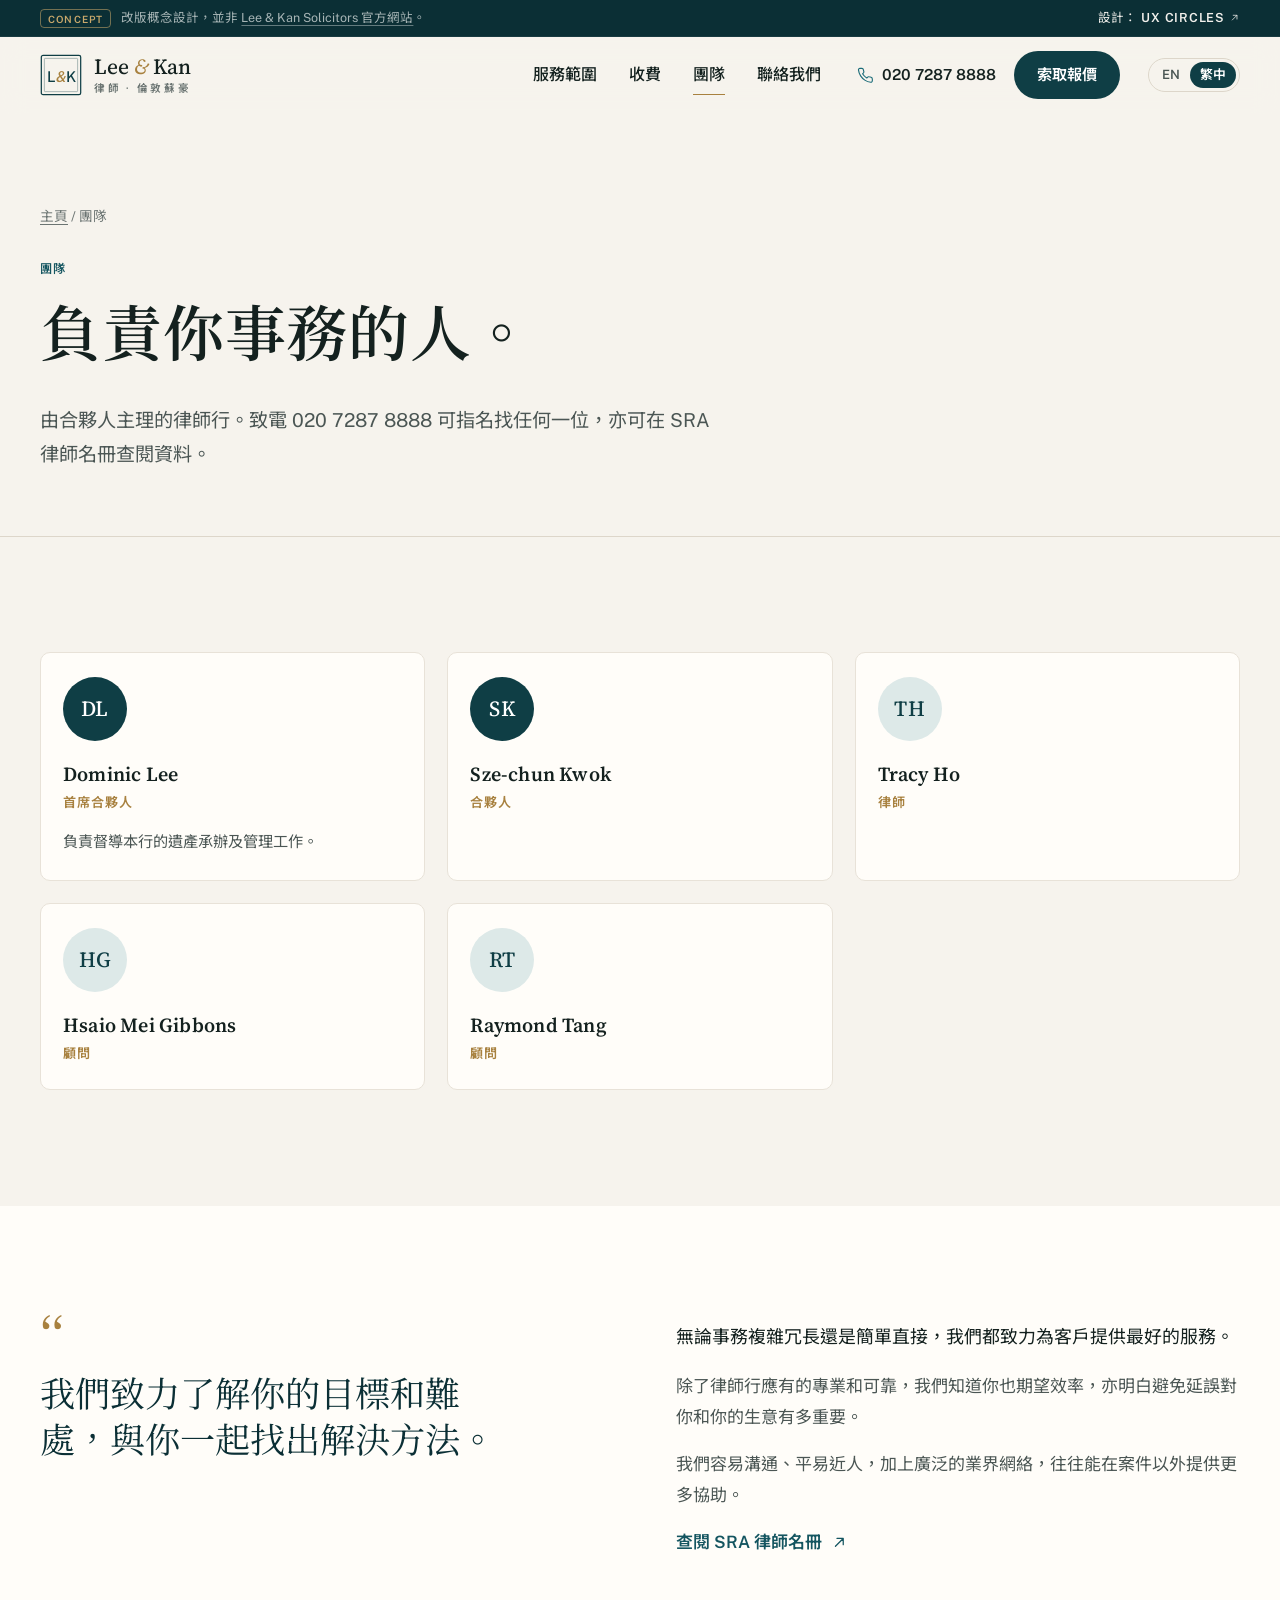
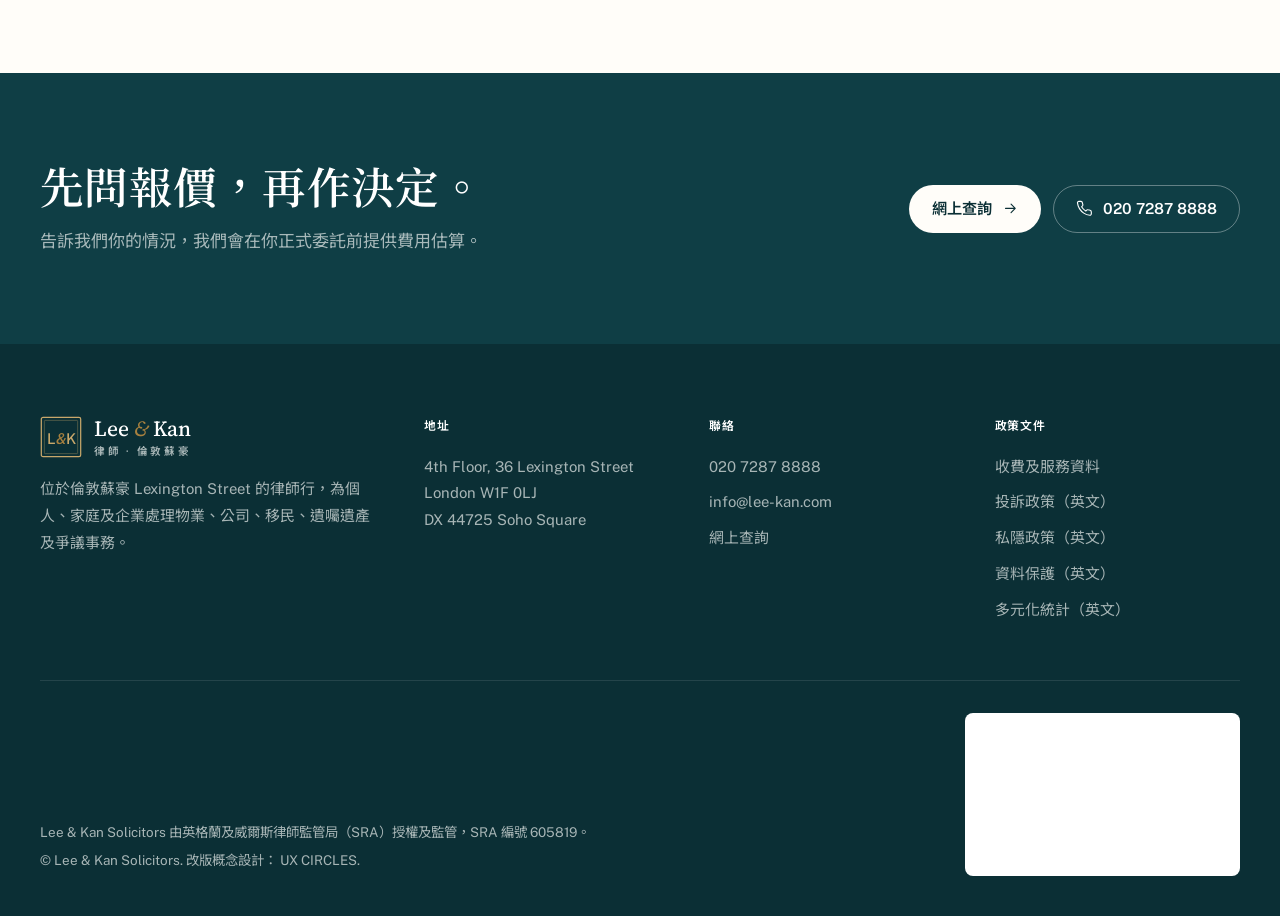
<file: zh/team.html>
<!doctype html>
<html lang="zh-Hant-HK" class="no-js">
<head>
<meta charset="utf-8">
<meta name="viewport" content="width=device-width, initial-scale=1">
<title>團隊｜Lee &amp; Kan Solicitors</title>
<meta name="description" content="認識 Lee & Kan Solicitors 的合夥人、律師及顧問。">
<meta property="og:title" content="團隊｜Lee &amp; Kan Solicitors">
<meta property="og:description" content="認識 Lee & Kan Solicitors 的合夥人、律師及顧問。">
<meta name="robots" content="noindex, nofollow">
<meta name="theme-color" content="#0b2f35">
<link rel="alternate" hreflang="en-GB" href="../team.html">
<link rel="alternate" hreflang="zh-Hant" href="team.html">
<link rel="icon" href="../assets/img/favicon.svg" type="image/svg+xml">
<link rel="preconnect" href="https://fonts.googleapis.com">
<link rel="preconnect" href="https://fonts.gstatic.com" crossorigin>
<link rel="stylesheet" href="https://fonts.googleapis.com/css2?family=Public+Sans:wght@400;500;600&family=Source+Serif+4:ital,opsz,wght@0,8..60,400;0,8..60,500;0,8..60,600;1,8..60,400;1,8..60,500&family=Noto+Sans+TC:wght@400;500;600&family=Noto+Serif+TC:wght@500;600&display=swap">
<link rel="stylesheet" href="../assets/css/style.css">
</head>
<body class="lang-zh">
<a class="skip" href="#main">跳到主要內容</a>
<div class="concept-bar" role="note">
  <div class="container concept-inner">
    <p><span class="concept-tag">Concept</span><span class="concept-long">改版概念設計，並非 <a href="https://www.lee-kan.com/" target="_blank" rel="noopener">Lee &amp; Kan Solicitors 官方網站</a>。</span></p>
    <a href="https://ux-circles.com/professionals" target="_blank" rel="noopener"><span class="concept-by">設計：</span><strong>UX CIRCLES</strong> <svg class="ic-ext" viewBox="0 0 24 24" fill="none" stroke="currentColor" stroke-width="1.6" stroke-linecap="round" stroke-linejoin="round" aria-hidden="true"><path d="M7 17 17 7M9 7h8v8"/></svg></a>
  </div>
</div>
<header class="site-header">
  <div class="container header-inner">
    <a class="brand" href="index.html" aria-label="Lee &amp; Kan Solicitors 主頁"><svg class="brand-mark" viewBox="0 0 48 48" fill="none" aria-hidden="true"><rect x="1.5" y="1.5" width="45" height="45" rx="2" stroke="currentColor" stroke-width="1.4"/><rect x="5" y="5" width="38" height="38" rx="1" stroke="currentColor" stroke-width=".7" opacity=".55"/><text x="24" y="31.5" text-anchor="middle" font-family="Source Serif 4, Georgia, serif" font-size="17" font-weight="500" fill="currentColor">L<tspan font-style="italic" fill="#a8813f">&amp;</tspan>K</text></svg><span class="brand-text"><span class="brand-name">Lee <span>&amp;</span> Kan</span><span class="brand-sub">律師 · 倫敦蘇豪</span></span></a>
    <nav class="nav" id="site-nav" aria-label="主選單">
      <a href="services.html">服務範圍</a>
<a href="fees.html">收費</a>
<a href="team.html" aria-current="page">團隊</a>
<a href="contact.html">聯絡我們</a>
      <div class="nav-extra">
        <a class="nav-phone" href="tel:+442072878888"><svg class="ic" viewBox="0 0 24 24" fill="none" stroke="currentColor" stroke-width="1.6" stroke-linecap="round" stroke-linejoin="round" aria-hidden="true"><path d="M22 16.9v3a2 2 0 0 1-2.2 2 19.8 19.8 0 0 1-8.6-3.1 19.5 19.5 0 0 1-6-6A19.8 19.8 0 0 1 2.1 4.2 2 2 0 0 1 4.1 2h3a2 2 0 0 1 2 1.7c.1.9.4 1.8.7 2.7a2 2 0 0 1-.5 2.1L8 9.8a16 16 0 0 0 6 6l1.3-1.3a2 2 0 0 1 2.1-.4c.9.3 1.8.6 2.7.7a2 2 0 0 1 1.7 2z"/></svg><span>020 7287 8888</span></a>
        <a class="btn btn-primary" href="contact.html#enquiry">索取報價</a>
      </div>
    </nav>
    <div class="header-tools">
      <div class="lang-switch" aria-label="語言"><a href="../team.html" lang="en-GB" hreflang="en-GB">EN</a><a href="team.html" lang="zh-Hant" hreflang="zh-Hant" aria-current="true">繁中</a></div>
      <button class="nav-toggle" type="button" aria-expanded="false" aria-controls="site-nav" aria-label="選單"><svg class="ic-open" viewBox="0 0 24 24" fill="none" stroke="currentColor" stroke-width="1.6" stroke-linecap="round" stroke-linejoin="round" aria-hidden="true"><path d="M4 7h16M4 12h16M4 17h16"/></svg><svg class="ic-close" viewBox="0 0 24 24" fill="none" stroke="currentColor" stroke-width="1.6" stroke-linecap="round" stroke-linejoin="round" aria-hidden="true"><path d="M6 6l12 12M18 6 6 18"/></svg></button>
    </div>
  </div>
</header>
<main id="main">

<section class="page-head">
  <div class="container">
    <p class="crumbs"><a href="index.html">主頁</a> / 團隊</p>
    <p class="eyebrow">團隊</p>
    <h1>負責你事務的人。</h1>
    <p class="lede">由合夥人主理的律師行。致電 020 7287 8888 可指名找任何一位，亦可在 SRA 律師名冊查閱資料。</p>
  </div>
</section>
<section class="section">
  <div class="container">
    <div class="team team-lg">
<article class="person partner reveal"><div class="avatar" aria-hidden="true">DL</div><h3 lang="en">Dominic Lee</h3><p class="role">首席合夥人</p><p class="bio">負責督導本行的遺產承辦及管理工作。</p></article>
<article class="person partner reveal"><div class="avatar" aria-hidden="true">SK</div><h3 lang="en">Sze-chun Kwok</h3><p class="role">合夥人</p></article>
<article class="person reveal"><div class="avatar" aria-hidden="true">TH</div><h3 lang="en">Tracy Ho</h3><p class="role">律師</p></article>
<article class="person reveal"><div class="avatar" aria-hidden="true">HG</div><h3 lang="en">Hsaio Mei Gibbons</h3><p class="role">顧問</p></article>
<article class="person reveal"><div class="avatar" aria-hidden="true">RT</div><h3 lang="en">Raymond Tang</h3><p class="role">顧問</p></article>
    </div>
  </div>
</section>
<section class="section section-white">
  <div class="container split">
    <p class="pull">我們致力了解你的目標和難處，與你一起找出解決方法。</p>
    <div class="prose">
      <p>無論事務複雜冗長還是簡單直接，我們都致力為客戶提供最好的服務。</p>
      <p>除了律師行應有的專業和可靠，我們知道你也期望效率，亦明白避免延誤對你和你的生意有多重要。</p>
      <p>我們容易溝通、平易近人，加上廣泛的業界網絡，往往能在案件以外提供更多協助。</p>
      <a class="text-link" href="https://www.sra.org.uk/consumers/register/" target="_blank" rel="noopener">查閱 SRA 律師名冊 <svg class="ic" viewBox="0 0 24 24" fill="none" stroke="currentColor" stroke-width="1.6" stroke-linecap="round" stroke-linejoin="round" aria-hidden="true"><path d="M7 17 17 7M9 7h8v8"/></svg></a>
    </div>
  </div>
</section>
<section class="cta-band">
  <div class="container cta-inner">
    <div>
      <h2>先問報價，再作決定。</h2>
      <p>告訴我們你的情況，我們會在你正式委託前提供費用估算。</p>
    </div>
    <div class="cta-actions">
      <a class="btn btn-light" href="contact.html#enquiry">網上查詢 <svg class="ic" viewBox="0 0 24 24" fill="none" stroke="currentColor" stroke-width="1.6" stroke-linecap="round" stroke-linejoin="round" aria-hidden="true"><path d="M5 12h14M13 6l6 6-6 6"/></svg></a>
      <a class="btn btn-outline-light" href="tel:+442072878888"><svg class="ic" viewBox="0 0 24 24" fill="none" stroke="currentColor" stroke-width="1.6" stroke-linecap="round" stroke-linejoin="round" aria-hidden="true"><path d="M22 16.9v3a2 2 0 0 1-2.2 2 19.8 19.8 0 0 1-8.6-3.1 19.5 19.5 0 0 1-6-6A19.8 19.8 0 0 1 2.1 4.2 2 2 0 0 1 4.1 2h3a2 2 0 0 1 2 1.7c.1.9.4 1.8.7 2.7a2 2 0 0 1-.5 2.1L8 9.8a16 16 0 0 0 6 6l1.3-1.3a2 2 0 0 1 2.1-.4c.9.3 1.8.6 2.7.7a2 2 0 0 1 1.7 2z"/></svg> 020 7287 8888</a>
    </div>
  </div>
</section>

</main>
<footer class="site-footer">
  <div class="container">
    <div class="footer-grid">
      <div>
        <a class="brand" href="index.html" aria-label="Lee &amp; Kan Solicitors 主頁"><svg class="brand-mark" viewBox="0 0 48 48" fill="none" aria-hidden="true"><rect x="1.5" y="1.5" width="45" height="45" rx="2" stroke="currentColor" stroke-width="1.4"/><rect x="5" y="5" width="38" height="38" rx="1" stroke="currentColor" stroke-width=".7" opacity=".55"/><text x="24" y="31.5" text-anchor="middle" font-family="Source Serif 4, Georgia, serif" font-size="17" font-weight="500" fill="currentColor">L<tspan font-style="italic" fill="#a8813f">&amp;</tspan>K</text></svg><span class="brand-text"><span class="brand-name">Lee <span>&amp;</span> Kan</span><span class="brand-sub">律師 · 倫敦蘇豪</span></span></a>
        <p>位於倫敦蘇豪 Lexington Street 的律師行，為個人、家庭及企業處理物業、公司、移民、遺囑遺產及爭議事務。</p>
      </div>
      <div>
        <p class="footer-h">地址</p>
        <address>4th Floor, 36 Lexington Street<br>London W1F 0LJ<br>DX 44725 Soho Square</address>
      </div>
      <div>
        <p class="footer-h">聯絡</p>
        <ul>
          <li><a href="tel:+442072878888">020 7287 8888</a></li>
          <li><a href="mailto:info@lee-kan.com">info@lee-kan.com</a></li>
          <li><a href="contact.html#enquiry">網上查詢</a></li>
        </ul>
      </div>
      <div>
        <p class="footer-h">政策文件</p>
        <ul>
          <li><a href="fees.html">收費及服務資料</a></li>
          <li><a href="https://www.lee-kan.com/Complaints.pdf" target="_blank" rel="noopener">投訴政策（英文）</a></li>
          <li><a href="https://www.lee-kan.com/LKPrivacy.pdf" target="_blank" rel="noopener">私隱政策（英文）</a></li>
          <li><a href="https://www.lee-kan.com/Data.pdf" target="_blank" rel="noopener">資料保護（英文）</a></li>
          <li><a href="https://www.lee-kan.com/LKDiversity.pdf" target="_blank" rel="noopener">多元化統計（英文）</a></li>
        </ul>
      </div>
    </div>
    <div class="footer-legal">
      <div>
        <p>Lee &amp; Kan Solicitors 由英格蘭及威爾斯律師監管局（SRA）授權及監管，SRA 編號 605819。</p>
        <p>&copy; Lee &amp; Kan Solicitors. 改版概念設計： <a href="https://ux-circles.com/professionals" target="_blank" rel="noopener">UX CIRCLES</a>.</p>
      </div>
      <div class="sra-badge"><div><div><iframe frameborder="0" scrolling="no" allowTransparency="true" src="https://cdn.yoshki.com/iframe/55847r.html" title="SRA 數字徽章"></iframe></div></div></div>
    </div>
  </div>
</footer>
<div class="mobile-cta">
  <a class="btn btn-ghost" href="tel:+442072878888"><svg class="ic" viewBox="0 0 24 24" fill="none" stroke="currentColor" stroke-width="1.6" stroke-linecap="round" stroke-linejoin="round" aria-hidden="true"><path d="M22 16.9v3a2 2 0 0 1-2.2 2 19.8 19.8 0 0 1-8.6-3.1 19.5 19.5 0 0 1-6-6A19.8 19.8 0 0 1 2.1 4.2 2 2 0 0 1 4.1 2h3a2 2 0 0 1 2 1.7c.1.9.4 1.8.7 2.7a2 2 0 0 1-.5 2.1L8 9.8a16 16 0 0 0 6 6l1.3-1.3a2 2 0 0 1 2.1-.4c.9.3 1.8.6 2.7.7a2 2 0 0 1 1.7 2z"/></svg> 致電</a>
  <a class="btn btn-primary" href="contact.html#enquiry">索取報價</a>
</div>
<script src="../assets/js/main.js"></script>
</body>
</html>
</file>
<file: assets/css/style.css>
/* Lee & Kan Solicitors — concept redesign by UX CIRCLES */

:root {
  --paper: #f6f3ed;
  --paper-2: #efeae1;
  --white: #fffdf9;
  --ink: #14211f;
  --ink-soft: #4b5654;
  --ink-mute: #6b7472;
  --line: #ddd6ca;
  --line-soft: #e8e2d8;
  --teal-900: #0b2f35;
  --teal-800: #0f3e45;
  --teal-700: #145560;
  --teal-600: #1b6b78;
  --teal-100: #dde9e8;
  --brass: #a8813f;
  --brass-soft: #c9a86b;
  --on-dark: #e9eeec;
  --on-dark-soft: rgba(233, 238, 236, .7);

  --serif: "Source Serif 4", "Iowan Old Style", Georgia, serif;
  --sans: "Public Sans", system-ui, -apple-system, "Segoe UI", sans-serif;

  --header-h: 76px;
  --radius: 10px;
  --shadow: 0 1px 2px rgba(20, 33, 31, .04), 0 10px 30px rgba(20, 33, 31, .06);
}

*, *::before, *::after { box-sizing: border-box; }
html { -webkit-text-size-adjust: 100%; scroll-behavior: smooth; scroll-padding-top: calc(var(--header-h) + 16px); }
@media (prefers-reduced-motion: reduce) { html { scroll-behavior: auto; } *, *::before, *::after { transition: none !important; animation: none !important; } }
body { margin: 0; background: var(--paper); color: var(--ink); font-family: var(--sans); font-size: 17px; line-height: 1.65; -webkit-font-smoothing: antialiased; }
img, svg { display: block; max-width: 100%; }
a { color: var(--teal-700); text-underline-offset: 3px; text-decoration-thickness: 1px; }
a:hover { color: var(--teal-900); }
p { margin: 0 0 1em; }
h1, h2, h3, h4 { font-family: var(--serif); font-weight: 500; line-height: 1.15; margin: 0 0 .5em; letter-spacing: -.01em; color: var(--ink); text-wrap: balance; }
h1 { font-size: clamp(2.5rem, 5.4vw, 4.4rem); letter-spacing: -.02em; line-height: 1.04; }
h2 { font-size: clamp(1.9rem, 3.4vw, 2.75rem); }
h3 { font-size: 1.4rem; }
h4 { font-size: 1.1rem; font-weight: 600; }
em { font-style: italic; }
ul { padding-left: 1.2em; }
:focus-visible { outline: 2px solid var(--brass); outline-offset: 3px; border-radius: 3px; }

.container { width: min(1200px, 100% - 48px); margin-inline: auto; }
.narrow { width: min(820px, 100% - 48px); margin-inline: auto; }
@media (max-width: 600px) { .container, .narrow { width: calc(100% - 32px); } }

.skip { position: absolute; left: -999px; top: 8px; z-index: 100; background: var(--ink); color: #fff; padding: 10px 16px; border-radius: 6px; }
.skip:focus { left: 8px; }

.ic { width: 1.1em; height: 1.1em; flex: none; }

.eyebrow { display: inline-flex; align-items: center; gap: 10px; font-size: .76rem; font-weight: 600; letter-spacing: .16em; text-transform: uppercase; color: var(--teal-700); margin: 0 0 18px; }
.on-dark .eyebrow { color: var(--brass-soft); }
.lede { font-size: 1.2rem; color: var(--ink-soft); max-width: 36em; }

/* ---------- Buttons ---------- */
.btn { display: inline-flex; align-items: center; justify-content: center; gap: 10px; min-height: 48px; padding: 0 22px; border-radius: 999px; font: 600 .95rem/1 var(--sans); text-decoration: none; border: 1px solid transparent; cursor: pointer; transition: background .2s, color .2s, border-color .2s, transform .2s; white-space: nowrap; }
.btn-primary { background: var(--teal-800); color: #fff; }
.btn-primary:hover { background: var(--teal-900); color: #fff; }
.btn-ghost { border-color: var(--line); color: var(--ink); background: transparent; }
.btn-ghost:hover { border-color: var(--ink); color: var(--ink); }
.btn-light { background: var(--white); color: var(--teal-900); }
.btn-light:hover { background: #fff; color: var(--teal-900); }
.btn-outline-light { border-color: rgba(255,255,255,.35); color: #fff; }
.btn-outline-light:hover { border-color: #fff; color: #fff; }
.text-link { display: inline-flex; align-items: center; gap: 8px; font-weight: 600; text-decoration: none; color: var(--teal-700); }
.text-link .ic { transition: transform .2s; }
.text-link:hover .ic { transform: translateX(3px); }

/* ---------- Concept bar ---------- */
.concept-bar { background: var(--teal-900); color: var(--on-dark-soft); font-size: 12.5px; border-bottom: 1px solid rgba(255,255,255,.06); }
.concept-inner { height: 36px; display: flex; align-items: center; justify-content: space-between; gap: 16px; }
.concept-inner p { display: flex; align-items: center; gap: 10px; margin: 0; min-width: 0; white-space: nowrap; overflow: hidden; text-overflow: ellipsis; }
.concept-tag { flex-shrink: 0; font-size: 10px; font-weight: 600; letter-spacing: .12em; text-transform: uppercase; color: var(--brass-soft); border: 1px solid rgba(201, 168, 107, .55); padding: 2px 7px 1px; border-radius: 4px; line-height: 1.4; }
.concept-inner > a { flex-shrink: 0; display: inline-flex; align-items: center; gap: 4px; color: #f2f0ec; text-decoration: none; letter-spacing: .02em; }
.concept-inner > a strong { font-weight: 600; letter-spacing: .06em; }
.concept-inner > a svg { width: .9em; height: .9em; }
.concept-inner > a:hover { color: var(--brass-soft); }
.concept-long a { color: inherit; text-decoration: underline; text-underline-offset: 3px; text-decoration-color: rgba(233, 238, 236, .4); }
.concept-long a:hover { color: var(--brass-soft); text-decoration-color: currentColor; }
@media (max-width: 760px) { .concept-long { display: none; } }

/* ---------- Header ---------- */
.site-header { position: sticky; top: 0; z-index: 50; background: rgba(246, 243, 237, .92); backdrop-filter: saturate(1.4) blur(12px); -webkit-backdrop-filter: saturate(1.4) blur(12px); border-bottom: 1px solid transparent; transition: border-color .2s, box-shadow .2s; }
.site-header.scrolled { border-bottom-color: var(--line); box-shadow: 0 6px 24px rgba(20, 33, 31, .05); }
.header-inner { display: flex; align-items: center; height: var(--header-h); gap: 28px; }
.brand { display: flex; align-items: center; gap: 12px; text-decoration: none; color: var(--ink); flex: none; }
.brand:hover { color: var(--ink); }
.brand-mark { width: 42px; height: 42px; flex: none; color: var(--teal-800); }
.brand-text { display: flex; flex-direction: column; line-height: 1.05; }
.brand-name { font-family: var(--serif); font-size: 1.35rem; font-weight: 500; letter-spacing: -.005em; }
.brand-name span { color: var(--brass); font-style: italic; }
.brand-sub { font-size: .66rem; font-weight: 600; letter-spacing: .26em; text-transform: uppercase; color: var(--ink-mute); margin-top: 5px; }

.nav { display: flex; align-items: center; gap: 4px; margin-left: auto; }
.nav > a { position: relative; padding: 10px 14px; text-decoration: none; color: var(--ink); font-size: .95rem; font-weight: 500; }
.nav > a::after { content: ""; position: absolute; left: 14px; right: 14px; bottom: 4px; height: 1px; background: var(--brass); transform: scaleX(0); transform-origin: left; transition: transform .25s; }
.nav > a:hover::after, .nav > a[aria-current="page"]::after { transform: scaleX(1); }
.nav-extra { display: flex; align-items: center; gap: 18px; margin-left: 18px; }
.nav-phone { display: inline-flex; align-items: center; gap: 8px; font-weight: 600; text-decoration: none; color: var(--ink); font-size: .95rem; white-space: nowrap; }
.nav-phone .ic { color: var(--teal-600); }
.nav-toggle { display: none; width: 46px; height: 46px; align-items: center; justify-content: center; border: 1px solid var(--line); border-radius: 50%; background: transparent; color: var(--ink); cursor: pointer; }
.nav-toggle svg { width: 22px; height: 22px; }
.nav-toggle .ic-close { display: none; }
.nav-toggle[aria-expanded="true"] .ic-open { display: none; }
.nav-toggle[aria-expanded="true"] .ic-close { display: block; }

@media (max-width: 1020px) {
  .nav-toggle { display: inline-flex; }
  /* The header's backdrop-filter makes it the containing block, so position the panel against the header */
  .nav { position: absolute; top: 100%; left: 0; right: 0; height: calc(100vh - var(--header-h) - var(--bar-h, 0px)); height: calc(100dvh - var(--header-h) - var(--bar-h, 0px)); flex-direction: column; align-items: stretch; gap: 0; margin: 0; padding: 12px 24px 32px; background: var(--paper); overflow-y: auto; visibility: hidden; opacity: 0; transform: translateY(-8px); transition: opacity .2s, transform .2s, visibility .2s; }
  .nav.open { visibility: visible; opacity: 1; transform: none; }
  .nav > a { padding: 18px 0; font-family: var(--serif); font-size: 1.6rem; border-bottom: 1px solid var(--line-soft); }
  .nav > a::after { display: none; }
  .nav-extra { flex-direction: column; align-items: stretch; margin: 28px 0 0; gap: 14px; }
  .nav-phone { justify-content: center; min-height: 48px; border: 1px solid var(--line); border-radius: 999px; }
  body.nav-open { overflow: hidden; }
}

.header-tools { display: flex; align-items: center; gap: 10px; }
.lang-switch { display: flex; flex-shrink: 0; white-space: nowrap; border: 1px solid var(--line); border-radius: 999px; padding: 3px; font-size: .8rem; font-weight: 600; }
.lang-switch a { padding: 5px 10px; border-radius: 999px; text-decoration: none; color: var(--ink-soft); line-height: 1.2; }
.lang-switch a:hover { color: var(--ink); }
.lang-switch a[aria-current="true"] { background: var(--teal-800); color: #fff; }
@media (max-width: 1020px) { .header-tools { margin-left: auto; } }
@media (max-width: 520px) {
  .header-inner { gap: 10px; }
  .brand { gap: 10px; }
  .brand-mark { width: 38px; height: 38px; }
  .brand-name { font-size: 1.22rem; }
  .brand-sub { letter-spacing: .16em; }
  .header-tools { gap: 8px; }
  .lang-switch a { padding: 5px 8px; }
  .nav-toggle { width: 42px; height: 42px; }
}

/* ---------- Traditional Chinese ---------- */
.lang-zh { --sans: "Public Sans", "Noto Sans TC", "PingFang TC", "Microsoft JhengHei", sans-serif; --serif: "Source Serif 4", "Noto Serif TC", "PingFang TC", serif; line-height: 1.8; }
.lang-zh h1, .lang-zh h2, .lang-zh h3, .lang-zh h4 { letter-spacing: .01em; line-height: 1.3; font-weight: 600; }
.lang-zh h1 { line-height: 1.22; }
.lang-zh em, .lang-zh .pull { font-style: normal; }
.lang-zh .eyebrow, .lang-zh .footer-h, .lang-zh .fee-card .label, .lang-zh .person .role, .lang-zh .channels small,
.lang-zh .contact-list small, .lang-zh .visit dt, .lang-zh .toc p, .lang-zh .fee-table thead th { letter-spacing: .08em; }
.lang-zh .nav > a { font-size: 1rem; }

/* ---------- Sections ---------- */
.section { padding: clamp(72px, 9vw, 120px) 0; }
.section-tight { padding: clamp(56px, 7vw, 88px) 0; }
.section-alt { background: var(--paper-2); }
.section-white { background: var(--white); }
.on-dark { background: var(--teal-900); color: var(--on-dark); }
.on-dark h2, .on-dark h3, .on-dark h4 { color: #fff; }
.on-dark a { color: #fff; }
.section-head { display: grid; grid-template-columns: minmax(0, 1fr) minmax(0, .9fr); gap: 32px 64px; align-items: end; margin-bottom: 52px; }
.section-head h2 { margin: 0; }
.section-head p { margin: 0; color: var(--ink-soft); }
.on-dark .section-head p { color: var(--on-dark-soft); }
@media (max-width: 860px) { .section-head { grid-template-columns: 1fr; margin-bottom: 36px; } }

/* ---------- Hero ---------- */
.hero { position: relative; padding: clamp(56px, 8vw, 104px) 0 clamp(64px, 8vw, 104px); overflow: hidden; }
.hero::before { content: ""; position: absolute; inset: 0; background: radial-gradient(900px 480px at 92% 0%, rgba(27, 107, 120, .10), transparent 70%); pointer-events: none; }
.hero-grid { position: relative; display: grid; grid-template-columns: minmax(0, 1.25fr) minmax(0, .85fr); gap: 56px; align-items: center; }
.hero h1 em { color: var(--teal-700); }
.hero .lede { margin: 26px 0 34px; }
.hero-actions { display: flex; flex-wrap: wrap; gap: 12px; }
.hero-meta { display: flex; flex-wrap: wrap; gap: 10px 28px; margin: 44px 0 0; padding: 22px 0 0; border-top: 1px solid var(--line); list-style: none; font-size: .9rem; color: var(--ink-soft); }
.hero-meta li { display: flex; align-items: center; gap: 8px; }
.hero-meta .ic { color: var(--teal-600); }
@media (max-width: 900px) { .hero-grid { grid-template-columns: 1fr; gap: 40px; } }

.contact-card { background: var(--teal-900); color: var(--on-dark); border-radius: 18px; padding: 34px 32px 30px; box-shadow: 0 30px 60px -20px rgba(11, 47, 53, .45); position: relative; overflow: hidden; }
.contact-card::after { content: "&"; position: absolute; right: -10px; bottom: -86px; font: italic 300 300px/1 var(--serif); color: rgba(255,255,255,.05); pointer-events: none; }
.contact-card h2 { font-size: 1.55rem; color: #fff; margin-bottom: 6px; }
.contact-card > p { color: var(--on-dark-soft); font-size: .95rem; margin-bottom: 22px; }
.channels { list-style: none; margin: 0 0 24px; padding: 0; position: relative; z-index: 1; }
.channels li + li { border-top: 1px solid rgba(255,255,255,.1); }
.channels a, .channels div { display: flex; align-items: center; gap: 14px; padding: 14px 0; text-decoration: none; color: #fff; }
.channels .ic { width: 20px; height: 20px; color: var(--brass-soft); }
.channels small { display: block; font-size: .72rem; letter-spacing: .12em; text-transform: uppercase; color: var(--on-dark-soft); }
.channels strong { font-weight: 500; font-size: 1.05rem; }
.channels a:hover strong { text-decoration: underline; text-underline-offset: 4px; text-decoration-color: var(--brass-soft); }
.contact-card .btn { width: 100%; position: relative; z-index: 1; }

/* ---------- Practice areas ---------- */
.areas { display: grid; grid-template-columns: repeat(3, minmax(0, 1fr)); border-top: 1px solid var(--line); border-left: 1px solid var(--line); }
.area { position: relative; display: flex; flex-direction: column; padding: 34px 32px 30px; border-right: 1px solid var(--line); border-bottom: 1px solid var(--line); text-decoration: none; color: var(--ink); background: transparent; transition: background .25s; }
.area:hover { background: var(--white); color: var(--ink); }
.area-num { font: italic 400 .95rem var(--serif); color: var(--brass); margin-bottom: 26px; }
.area h3 { margin-bottom: 10px; }
.area p { color: var(--ink-soft); font-size: .97rem; flex: 1; }
.area .more { display: inline-flex; align-items: center; gap: 8px; font-size: .9rem; font-weight: 600; color: var(--teal-700); margin-top: 8px; }
.area .more .ic { transition: transform .2s; }
.area:hover .more .ic { transform: translateX(3px); }
@media (max-width: 960px) { .areas { grid-template-columns: repeat(2, minmax(0, 1fr)); } }
@media (max-width: 620px) { .areas { grid-template-columns: 1fr; } .area { padding: 28px 22px; } }

/* ---------- Promises ---------- */
.promises { display: grid; grid-template-columns: repeat(4, minmax(0, 1fr)); gap: 40px; counter-reset: p; }
.promise { border-top: 1px solid rgba(255,255,255,.2); padding-top: 24px; }
.promise .ic { width: 28px; height: 28px; color: var(--brass-soft); margin-bottom: 20px; }
.promise h3 { font-size: 1.3rem; }
.promise p { color: var(--on-dark-soft); font-size: .97rem; margin: 0; }
@media (max-width: 960px) { .promises { grid-template-columns: repeat(2, minmax(0, 1fr)); } }
@media (max-width: 560px) { .promises { grid-template-columns: 1fr; gap: 28px; } }

/* ---------- Fee highlights ---------- */
.fee-grid { display: grid; grid-template-columns: repeat(4, minmax(0, 1fr)); gap: 16px; }
.fee-card { background: var(--white); border: 1px solid var(--line-soft); border-radius: var(--radius); padding: 26px 24px 22px; display: flex; flex-direction: column; }
.fee-card .label { font-size: .78rem; letter-spacing: .12em; text-transform: uppercase; color: var(--ink-mute); font-weight: 600; margin-bottom: 14px; }
.fee-card .price { font: 500 2rem/1.1 var(--serif); color: var(--teal-800); letter-spacing: -.01em; }
.fee-card .price small { font: 500 .8rem var(--sans); color: var(--ink-mute); letter-spacing: 0; }
.fee-card p { font-size: .92rem; color: var(--ink-soft); margin: 12px 0 0; }
.fee-note { margin: 22px 0 0; font-size: .9rem; color: var(--ink-mute); }
@media (max-width: 960px) { .fee-grid { grid-template-columns: repeat(2, minmax(0, 1fr)); } }
@media (max-width: 520px) { .fee-grid { grid-template-columns: 1fr; } }

/* ---------- Split / quote ---------- */
.split { display: grid; grid-template-columns: minmax(0, 1fr) minmax(0, 1fr); gap: 72px; align-items: start; }
@media (max-width: 900px) { .split { grid-template-columns: 1fr; gap: 40px; } }
.pull { font: italic 400 clamp(1.6rem, 2.8vw, 2.2rem)/1.3 var(--serif); color: var(--teal-900); margin: 0; text-wrap: balance; }
.pull::before { content: "“"; display: block; font-size: 4rem; line-height: .6; color: var(--brass); margin-bottom: 14px; }
.prose p { color: var(--ink-soft); }
.prose p:first-child { color: var(--ink); font-size: 1.12rem; }

/* ---------- Team ---------- */
.team { display: grid; grid-template-columns: repeat(5, minmax(0, 1fr)); gap: 18px; }
.team-lg { grid-template-columns: repeat(3, minmax(0, 1fr)); gap: 22px; }
.person { background: var(--white); border: 1px solid var(--line-soft); border-radius: var(--radius); padding: 24px 22px; }
.avatar { width: 64px; height: 64px; border-radius: 50%; display: grid; place-items: center; background: var(--teal-100); color: var(--teal-800); font: 500 1.35rem var(--serif); letter-spacing: .02em; margin-bottom: 20px; }
.person.partner .avatar { background: var(--teal-800); color: #fff; }
.person h3 { font-size: 1.25rem; margin-bottom: 4px; }
.person .role { font-size: .82rem; letter-spacing: .12em; text-transform: uppercase; color: var(--brass); font-weight: 600; margin: 0; }
.person p.bio { font-size: .95rem; color: var(--ink-soft); margin: 14px 0 0; }
@media (max-width: 1020px) { .team { grid-template-columns: repeat(3, minmax(0, 1fr)); } }
@media (max-width: 860px) { .team-lg { grid-template-columns: repeat(2, minmax(0, 1fr)); } }
@media (max-width: 620px) { .team, .team-lg { grid-template-columns: 1fr 1fr; gap: 12px; } .person { padding: 20px 16px; } .avatar { width: 52px; height: 52px; font-size: 1.1rem; } }
@media (max-width: 380px) { .team, .team-lg { grid-template-columns: 1fr; } }

/* ---------- Visit ---------- */
.visit { display: grid; grid-template-columns: minmax(0, 1fr) minmax(0, 1.1fr); gap: 0; border-radius: 18px; overflow: hidden; background: var(--white); border: 1px solid var(--line-soft); }
.visit-copy { padding: clamp(32px, 5vw, 56px); }
.visit-copy address { font-style: normal; font-size: 1.15rem; line-height: 1.6; margin-bottom: 22px; }
.visit dl { display: grid; grid-template-columns: auto 1fr; gap: 10px 20px; margin: 0 0 28px; font-size: .95rem; }
.visit dt { color: var(--ink-mute); font-size: .78rem; letter-spacing: .12em; text-transform: uppercase; font-weight: 600; padding-top: 3px; }
.visit dd { margin: 0; }
.visit-map { position: relative; min-height: 340px; background: var(--teal-100); }
.visit-map svg { position: absolute; inset: 0; width: 100%; height: 100%; }
@media (max-width: 860px) { .visit { grid-template-columns: 1fr; } .visit-map { min-height: 260px; order: -1; } }

/* ---------- Page header ---------- */
.page-head { padding: clamp(56px, 7vw, 96px) 0 clamp(40px, 5vw, 64px); border-bottom: 1px solid var(--line); }
.page-head h1 { font-size: clamp(2.4rem, 5vw, 3.8rem); max-width: 14em; }
.page-head .lede { margin: 22px 0 0; }
.crumbs { font-size: .85rem; color: var(--ink-mute); margin-bottom: 24px; }
.crumbs a { color: var(--ink-mute); }

/* ---------- Services page ---------- */
.svc { display: grid; grid-template-columns: 280px minmax(0, 1fr); gap: 56px; padding: 56px 0; border-bottom: 1px solid var(--line); }
.svc:last-child { border-bottom: 0; }
.svc-side .area-num { margin-bottom: 14px; display: block; }
.svc-side h2 { font-size: clamp(1.7rem, 2.6vw, 2.1rem); }
.svc-body > p:first-child { font-size: 1.12rem; }
.svc-body p { color: var(--ink-soft); max-width: 40em; }
.ticks { list-style: none; padding: 0; margin: 24px 0; display: grid; grid-template-columns: repeat(2, minmax(0, 1fr)); gap: 10px 32px; }
.ticks li { position: relative; padding-left: 26px; font-size: .97rem; }
.ticks li::before { content: ""; position: absolute; left: 0; top: .62em; width: 12px; height: 1px; background: var(--brass); }
.svc-foot { display: flex; flex-wrap: wrap; align-items: center; gap: 14px 28px; margin-top: 28px; }
.svc-foot .price-tag { font-size: .95rem; color: var(--ink-soft); }
.svc-foot .price-tag strong { color: var(--teal-800); font-family: var(--serif); font-size: 1.15rem; font-weight: 500; }
@media (max-width: 860px) { .svc { grid-template-columns: 1fr; gap: 16px; padding: 44px 0; } .ticks { grid-template-columns: 1fr; } }

.jump { display: flex; flex-wrap: wrap; gap: 8px; margin-top: 32px; }
.jump a { padding: 8px 16px; border: 1px solid var(--line); border-radius: 999px; font-size: .88rem; text-decoration: none; color: var(--ink); background: var(--white); }
.jump a:hover { border-color: var(--teal-700); color: var(--teal-700); }

/* ---------- Fees page ---------- */
.fees-layout { display: grid; grid-template-columns: 240px minmax(0, 1fr); gap: 64px; align-items: start; }
.toc { position: sticky; top: calc(var(--header-h) + 24px); font-size: .93rem; }
.toc p { font-size: .75rem; letter-spacing: .14em; text-transform: uppercase; color: var(--ink-mute); font-weight: 600; margin-bottom: 12px; }
.toc ol { list-style: none; padding: 0; margin: 0 0 24px; border-left: 1px solid var(--line); }
.toc ol a { display: block; padding: 7px 0 7px 16px; margin-left: -1px; border-left: 2px solid transparent; text-decoration: none; color: var(--ink-soft); }
.toc ol a:hover { color: var(--ink); }
.toc ol a.active { border-left-color: var(--teal-700); color: var(--teal-800); font-weight: 600; }
@media (max-width: 960px) { .fees-layout { grid-template-columns: minmax(0, 1fr); gap: 0; } .toc { display: none; } }

.fee-sec { padding: 0 0 64px; margin-bottom: 64px; border-bottom: 1px solid var(--line); }
.fee-sec:last-child { border-bottom: 0; margin-bottom: 0; }
.fee-sec > h2 { font-size: clamp(1.8rem, 3vw, 2.3rem); }
.fee-sec > p { color: var(--ink-soft); max-width: 44em; }
.fee-sec h3 { font-size: 1.25rem; margin-top: 36px; }
.table-wrap { overflow-x: auto; margin: 22px 0; border: 1px solid var(--line-soft); border-radius: var(--radius); background: var(--white); }
.fee-table { width: 100%; border-collapse: collapse; font-size: .96rem; }
.fee-table.wide { min-width: 560px; }
@media (max-width: 520px) { .fee-table th, .fee-table td { padding: 12px 14px; } }
.fee-table th, .fee-table td { text-align: left; padding: 14px 18px; vertical-align: top; border-bottom: 1px solid var(--line-soft); }
.fee-table tr:last-child td { border-bottom: 0; }
.fee-table thead th { font-size: .74rem; letter-spacing: .12em; text-transform: uppercase; color: var(--ink-mute); font-weight: 600; background: var(--paper); }
.fee-table td.num { font-family: var(--serif); font-size: 1.08rem; color: var(--teal-800); white-space: nowrap; }
.fee-table td small { display: block; color: var(--ink-mute); font-size: .84rem; }
.callout { background: var(--teal-100); border-radius: var(--radius); padding: 20px 22px; font-size: .95rem; color: var(--teal-900); margin: 22px 0; }
.callout strong { font-weight: 600; }
.rates { display: grid; grid-template-columns: repeat(3, minmax(0, 1fr)); gap: 14px; margin: 22px 0; }
.rate { background: var(--white); border: 1px solid var(--line-soft); border-radius: var(--radius); padding: 20px 22px; }
.rate span { display: block; font-size: .85rem; color: var(--ink-mute); }
.rate strong { font: 500 1.7rem var(--serif); color: var(--teal-800); }
.rate strong small { font: 500 .85rem var(--sans); color: var(--ink-mute); }
@media (max-width: 620px) { .rates { grid-template-columns: 1fr; } }
.steps { counter-reset: s; list-style: none; padding: 0; margin: 20px 0; }
.steps li { counter-increment: s; position: relative; padding: 0 0 18px 48px; color: var(--ink-soft); }
.steps li::before { content: counter(s); position: absolute; left: 0; top: 0; width: 30px; height: 30px; border-radius: 50%; border: 1px solid var(--line); background: var(--white); display: grid; place-items: center; font: 500 .9rem var(--serif); color: var(--teal-800); }
.steps li::after { content: ""; position: absolute; left: 15px; top: 34px; bottom: 4px; width: 1px; background: var(--line); }
.steps li:last-child::after { display: none; }
.bullets { color: var(--ink-soft); }
.bullets li { margin-bottom: 6px; }
details.more-info { border-top: 1px solid var(--line); margin-top: 28px; }
details.more-info summary { cursor: pointer; padding: 18px 0; font-weight: 600; color: var(--teal-800); list-style: none; display: flex; justify-content: space-between; align-items: center; }
details.more-info summary::-webkit-details-marker { display: none; }
details.more-info summary::after { content: "+"; font: 400 1.5rem/1 var(--serif); color: var(--brass); transition: transform .2s; }
details.more-info[open] summary::after { transform: rotate(45deg); }
details.more-info > div { padding-bottom: 8px; }

/* ---------- Contact page ---------- */
.contact-grid { display: grid; grid-template-columns: minmax(0, 1fr) minmax(0, 1.15fr); gap: 64px; align-items: start; }
@media (max-width: 900px) { .contact-grid { grid-template-columns: 1fr; gap: 40px; } }
.contact-list { list-style: none; padding: 0; margin: 0 0 32px; }
.contact-list li { display: grid; grid-template-columns: 44px 1fr; gap: 16px; padding: 20px 0; border-bottom: 1px solid var(--line); }
.contact-list li:first-child { border-top: 1px solid var(--line); }
.contact-list .ic-wrap { width: 44px; height: 44px; border-radius: 50%; background: var(--white); border: 1px solid var(--line-soft); display: grid; place-items: center; color: var(--teal-700); }
.contact-list small { display: block; font-size: .75rem; letter-spacing: .12em; text-transform: uppercase; color: var(--ink-mute); font-weight: 600; }
.contact-list strong { font-weight: 500; font-size: 1.1rem; }
.contact-list p { margin: 4px 0 0; font-size: .9rem; color: var(--ink-soft); }
.form { background: var(--white); border: 1px solid var(--line-soft); border-radius: 18px; padding: clamp(26px, 4vw, 40px); box-shadow: var(--shadow); }
.form h2 { font-size: 1.8rem; }
.form > p { color: var(--ink-soft); font-size: .95rem; }
.field { margin-bottom: 18px; }
.field label { display: block; font-size: .88rem; font-weight: 600; margin-bottom: 6px; }
.field input, .field select, .field textarea { width: 100%; font: inherit; font-size: 1rem; color: var(--ink); background: var(--paper); border: 1px solid var(--line); border-radius: 8px; padding: 12px 14px; transition: border-color .2s, background .2s; }
.field input:focus, .field select:focus, .field textarea:focus { outline: none; border-color: var(--teal-700); background: #fff; box-shadow: 0 0 0 3px rgba(27, 107, 120, .15); }
.field textarea { min-height: 140px; resize: vertical; }
.field-row { display: grid; grid-template-columns: 1fr 1fr; gap: 0 16px; }
@media (max-width: 560px) { .field-row { grid-template-columns: 1fr; } }
.form-note { font-size: .84rem; color: var(--ink-mute); margin: 14px 0 0; }

/* ---------- CTA band ---------- */
.cta-band { background: var(--teal-800); color: var(--on-dark); padding: clamp(56px, 7vw, 88px) 0; }
.cta-inner { display: flex; align-items: center; justify-content: space-between; gap: 32px; flex-wrap: wrap; }
.cta-inner h2 { color: #fff; margin: 0 0 8px; }
.cta-inner p { margin: 0; color: var(--on-dark-soft); }
.cta-actions { display: flex; gap: 12px; flex-wrap: wrap; }

/* ---------- Footer ---------- */
.site-footer { background: var(--teal-900); color: var(--on-dark-soft); padding: 72px 0 40px; font-size: .93rem; }
.footer-grid { display: grid; grid-template-columns: 1.4fr 1fr 1fr 1fr; gap: 40px; padding-bottom: 48px; border-bottom: 1px solid rgba(255,255,255,.1); }
.site-footer .brand { color: #fff; margin-bottom: 18px; }
.site-footer .brand-mark { color: var(--brass-soft); }
.site-footer .brand-sub { color: var(--on-dark-soft); }
.footer-h { font-size: .74rem; letter-spacing: .14em; text-transform: uppercase; color: #fff; font-weight: 600; margin: 0 0 16px; }
.site-footer ul { list-style: none; padding: 0; margin: 0; }
.site-footer li { margin-bottom: 9px; }
.site-footer a { color: var(--on-dark-soft); text-decoration: none; }
.site-footer a:hover { color: #fff; text-decoration: underline; }
.site-footer address { font-style: normal; }
.footer-legal { display: flex; justify-content: space-between; align-items: flex-end; gap: 32px; padding-top: 32px; flex-wrap: wrap; font-size: .84rem; }
.footer-legal p { margin: 0 0 4px; }
.sra-badge { width: 275px; max-width: 100%; }
.sra-badge > div { max-width: 275px; max-height: 163px; }
.sra-badge > div > div { position: relative; padding-bottom: 59.1%; height: auto; overflow: hidden; }
.sra-badge iframe { border: 0; position: absolute; top: 0; left: 0; width: 100%; height: 100%; border-radius: 8px; background: #fff; }
@media (max-width: 900px) { .footer-grid { grid-template-columns: 1fr 1fr; } }
@media (max-width: 560px) { .footer-grid { grid-template-columns: 1fr; } }

/* ---------- Mobile call bar ---------- */
.mobile-cta { display: none; }
@media (max-width: 760px) {
  .mobile-cta { display: grid; grid-template-columns: 1fr 1fr; gap: 8px; position: fixed; left: 0; right: 0; bottom: 0; z-index: 40; padding: 10px 12px calc(10px + env(safe-area-inset-bottom)); background: rgba(246, 243, 237, .96); backdrop-filter: blur(10px); -webkit-backdrop-filter: blur(10px); border-top: 1px solid var(--line); }
  .mobile-cta .btn { min-height: 46px; padding: 0 12px; }
  body { padding-bottom: 72px; }
}

/* ---------- Reveal ---------- */
.reveal { opacity: 0; transform: translateY(14px); transition: opacity .7s ease, transform .7s ease; }
.reveal.in { opacity: 1; transform: none; }
.no-js .reveal { opacity: 1; transform: none; }

@media print {
  .concept-bar, .site-header, .mobile-cta, .cta-band, .sra-badge, .toc { display: none !important; }
  body { background: #fff; padding: 0; }
  .fees-layout { display: block; }
}
</file>
